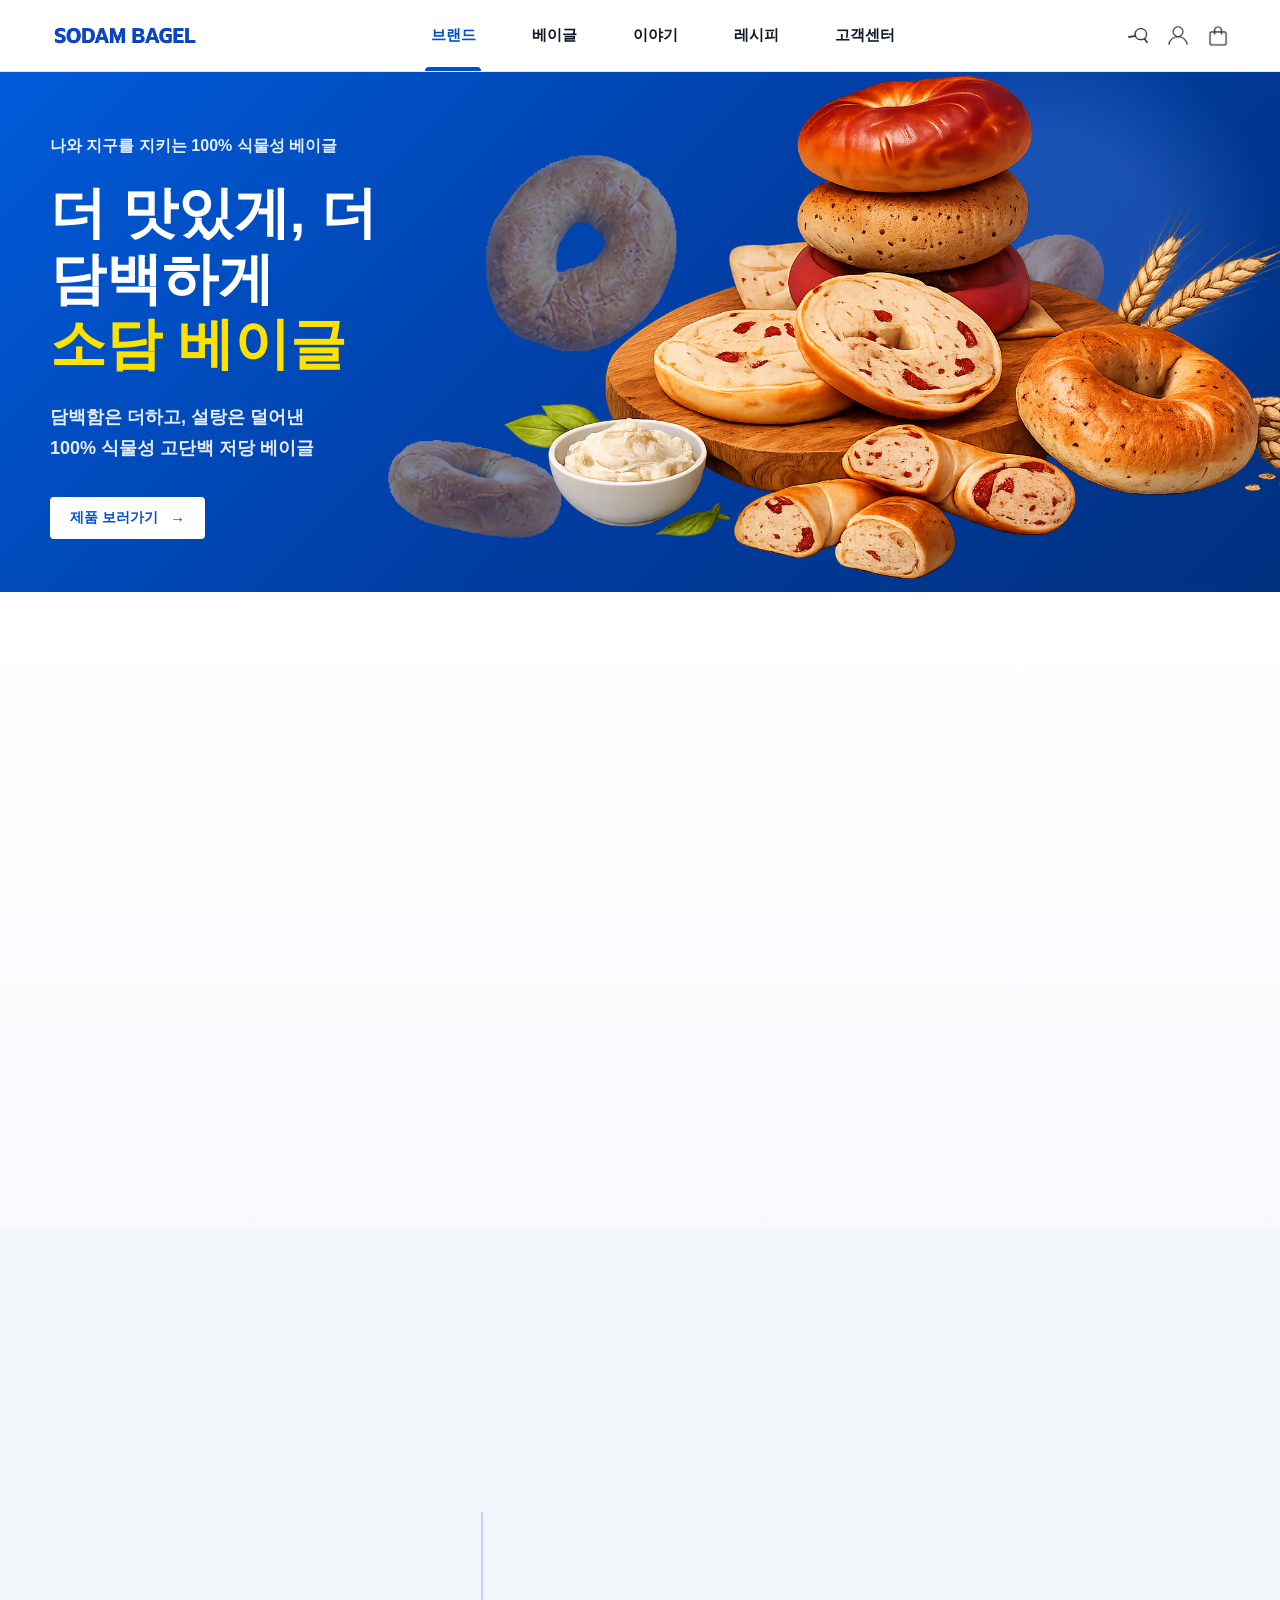
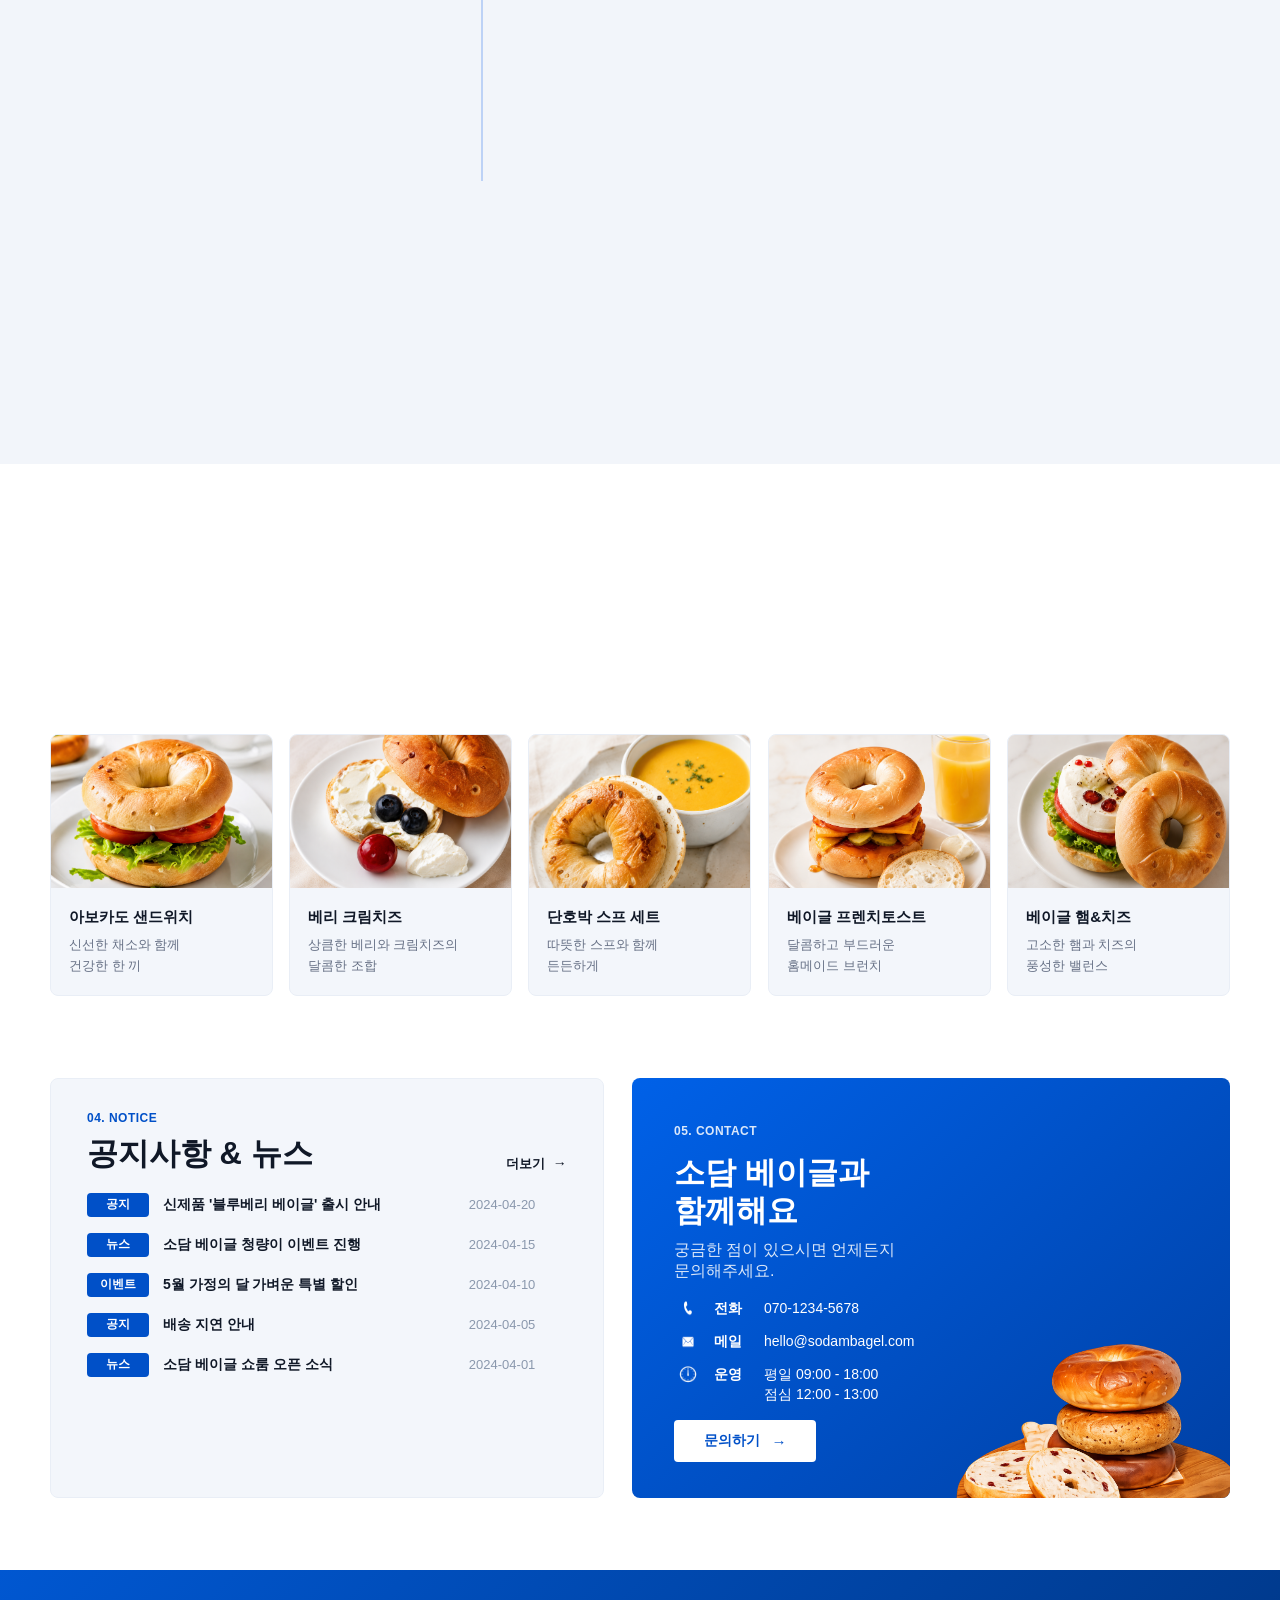
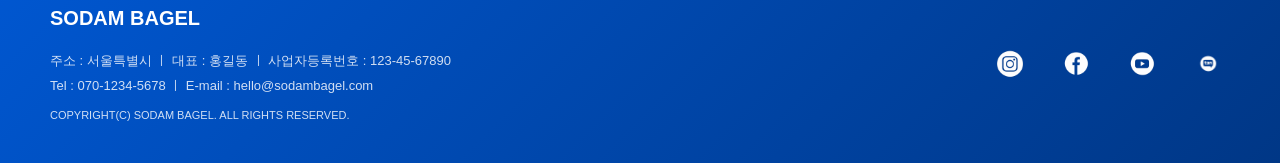
<file: index.html>
<!DOCTYPE html>
<html lang="ko">
  <head>
    <meta charset="UTF-8" />
    <meta name="viewport" content="width=device-width, initial-scale=1.0" />
    <title>Sodam Bagel</title>
    <link rel="stylesheet" href="./style.css" />
  </head>
  <body>
    <header class="site-header">
      <div class="inner header-inner">
        <a class="brand" href="./index.html" aria-label="Sodam Bagel home">
          <img src="./이미지/header_mainlogo_crop.png" alt="SODAM BAGEL" />
        </a>
        <nav class="main-nav" id="main-nav" aria-label="주요 메뉴">
          <a class="active" href="./brand.html">브랜드</a>
          <a href="./bagel.html">베이글</a>
          <a href="./story.html">이야기</a>
          <a href="./recipe.html">레시피</a>
          <a href="./customer.html">고객센터</a>
        </nav>
        <div class="header-actions">
          <button type="button" aria-label="검색" onclick="location.href='./search.html'">
            <img src="./이미지/header_search_icon_crop.png" alt="" />
          </button>
          <button type="button" aria-label="마이페이지" onclick="location.href='./login.html'">
            <img src="./이미지/header_human_icon_crop.png" alt="" />
          </button>
          <button type="button" aria-label="장바구니" onclick="location.href='./cart.html'">
            <img src="./이미지/header_sp_icon03_crop.png" alt="" />
          </button>
        </div>
        <button class="menu-toggle" type="button" aria-label="메뉴 열기" aria-controls="main-nav" aria-expanded="false">
          <span></span>
          <span></span>
          <span></span>
        </button>
      </div>
    </header>

    <main>
      <section class="hero">
        <div class="inner hero-inner">
          <div class="hero-copy">
            <p>나와 지구를 지키는 100% 식물성 베이글</p>
            <h1>더 맛있게, 더 담백하게<br /><span>소담 베이글</span></h1>
            <p class="hero-text">담백함은 더하고, 설탕은 덜어낸<br />100% 식물성 고단백 저당 베이글</p>
            <a class="btn white" href="#">제품 보러가기</a>
          </div>
          <img class="hero-deco" src="./이미지/hero_img2.png" alt="" aria-hidden="true" />
          <img class="hero-bagels" src="./이미지/hero_img13.png" alt="소담 베이글 대표 이미지" />
        </div>
      </section>

      <section class="section product-section">
        <div class="inner">
          <div class="section-heading">
            <div>
              <p class="eyebrow">01. PRODUCT</p>
              <h2>매일 먹어도<br /><span>부담 없는 베이글</span></h2>
              <p>소담 베이글은 건강한 재료로 만들어<br />든든하고 맛있게 즐길 수 있습니다.</p>
            </div>
            <a class="btn outline" href="#">전체 제품 보기</a>
          </div>

          <div class="product-grid">
            <article class="product-card featured">
              <span class="badge">BEST</span>
              <h3>소담 플레인 베이글</h3>
              <p>담백하고 고소한 기본에<br />충실한 클래식 베이글</p>
              <img src="./이미지/sec01_bagel01.png" alt="플레인 베이글" />
              <a href="#">자세히 보기</a>
            </article>
            <article class="product-card cranberry">
              <h3>크랜베리 베이글</h3>
              <p>상큼한 크랜베리가<br />가득한 베이글</p>
              <img src="./이미지/sec01_bagel02.png" alt="크랜베리 베이글" />
              <a href="#">자세히 보기</a>
            </article>
            <article class="product-card">
              <h3>통밀 베이글</h3>
              <p>고소한 통밀의 풍미가<br />살아있는 베이글</p>
              <img src="./이미지/sec01_bagel03.png" alt="통밀 베이글" />
              <a href="#">자세히 보기</a>
            </article>
            <article class="product-card">
              <h3>블루베리 베이글</h3>
              <p>달콤한 블루베리가<br />콕콕 박힌 베이글</p>
              <img src="./이미지/sec01_bagel04.png" alt="블루베리 베이글" />
              <a href="#">자세히 보기</a>
            </article>
            <article class="product-card">
              <h3>어니언 베이글</h3>
              <p>양파의 달콤함과<br />고소함의 조화</p>
              <img src="./이미지/sec01_bagel05.png" alt="어니언 베이글" />
              <a href="#">자세히 보기</a>
            </article>
          </div>
        </div>
      </section>

      <section class="section story-section">
        <div class="inner story-inner">
          <div class="story-copy">
            <p class="eyebrow">02. STORY</p>
            <h2>맛과 건강을 모두 담은<br /><span>소담 베이글 이야기</span></h2>
            <p>건강한 재료로 만든 소담 베이글은<br />우리의 일상에 작은 변화를 선사합니다.</p>
            <a class="btn outline" href="#">브랜드 스토리 보기</a>
          </div>
          <ol class="timeline">
            <li><strong>2024</strong><span>소담 베이글 브랜드 론칭</span></li>
            <li><strong>2023</strong><span>베이커리 연구소 설립</span></li>
            <li><strong>2022</strong><span>건강 베이글 레시피 개발</span></li>
            <li><strong>2021</strong><span>소담 베이커리 프로젝트 시작</span></li>
          </ol>
          <div class="story-image">
            <img src="./이미지/sec02_bagel01.png" alt="크림치즈를 곁들인 베이글" />
          </div>
        </div>
      </section>

      <section class="section recipe-section">
        <div class="inner">
          <div class="section-heading compact">
            <div>
              <p class="eyebrow">03. RECIPE</p>
              <h2>소담 베이글로<br /><span>더 맛있는 한 끼</span></h2>
              <p>다양한 레시피로 소담 베이글을<br />더 특별하게 즐겨보세요.</p>
            </div>
            <a class="btn outline" href="#">레시피 더 보기</a>
          </div>
          <div class="recipe-grid">
            <article>
              <img src="./이미지/sec03_01.png" alt="어니언 샌드위치" />
              <h3>아보카도 샌드위치</h3>
              <p>신선한 채소와 함께<br />건강한 한 끼</p>
            </article>
            <article>
              <img src="./이미지/sec03_02.png" alt="베리 크림치즈" />
              <h3>베리 크림치즈</h3>
              <p>상큼한 베리와 크림치즈의<br />달콤한 조합</p>
            </article>
            <article>
              <img src="./이미지/sec03_03.png" alt="단호박 스프 세트" />
              <h3>단호박 스프 세트</h3>
              <p>따뜻한 스프와 함께<br />든든하게</p>
            </article>
            <article>
              <img src="./이미지/sec03_04.png" alt="베이글 프렌치토스트" />
              <h3>베이글 프렌치토스트</h3>
              <p>달콤하고 부드러운<br />홈메이드 브런치</p>
            </article>
            <article>
              <img src="./이미지/sec03_05.png" alt="베이글 햄&amp;치즈" />
              <h3>베이글 햄&amp;치즈</h3>
              <p>고소한 햄과 치즈의<br />풍성한 밸런스</p>
            </article>
          </div>
        </div>
      </section>

      <section class="section news-contact">
        <div class="inner news-contact-inner">
          <section class="notice-block" aria-labelledby="notice-title">
            <div class="block-head">
              <div>
                <p class="eyebrow">04. NOTICE</p>
                <h2 id="notice-title">공지사항 &amp; 뉴스</h2>
              </div>
              <a href="#">더보기</a>
            </div>
            <ul class="notice-list">
              <li><span>공지</span><a href="#">신제품 '블루베리 베이글' 출시 안내</a><time>2024-04-20</time></li>
              <li><span>뉴스</span><a href="#">소담 베이글 청량이 이벤트 진행</a><time>2024-04-15</time></li>
              <li><span>이벤트</span><a href="#">5월 가정의 달 가벼운 특별 할인</a><time>2024-04-10</time></li>
              <li><span>공지</span><a href="#">배송 지연 안내</a><time>2024-04-05</time></li>
              <li><span>뉴스</span><a href="#">소담 베이글 쇼룸 오픈 소식</a><time>2024-04-01</time></li>
            </ul>
          </section>

          <section class="contact-card" aria-labelledby="contact-title">
            <div>
              <p class="eyebrow">05. CONTACT</p>
              <h2 id="contact-title">소담 베이글과 함께해요</h2>
              <p>궁금한 점이 있으시면 언제든지 문의해주세요.</p>
              <dl>
                <div><dt>전화</dt><dd>070-1234-5678</dd></div>
                <div><dt>메일</dt><dd>hello@sodambagel.com</dd></div>
                <div><dt>운영</dt><dd>평일 09:00 - 18:00<br />점심 12:00 - 13:00</dd></div>
              </dl>
              <div class="contact-actions">
                <a class="btn white" href="#">문의하기</a>
              </div>
            </div>
            <img src="./이미지/sec04_bage01.png" alt="소담 베이글 문의 이미지" />
          </section>
        </div>
      </section>
    </main>

    <footer class="site-footer">
      <div class="inner footer-inner">
        <div>
          <strong class="footer-logo">SODAM BAGEL</strong>
          <p>주소 : 서울특별시 ㅣ 대표 : 홍길동 ㅣ 사업자등록번호 : 123-45-67890</p>
          <p>Tel : 070-1234-5678 ㅣ E-mail : hello@sodambagel.com</p>
          <small>COPYRIGHT(C) SODAM BAGEL. ALL RIGHTS RESERVED.</small>
        </div>
        <div class="sns">
          <a href="#" aria-label="Instagram"><img src="./이미지/footer_icon1.png" alt="" /></a>
          <a href="#" aria-label="Facebook"><img src="./이미지/footer_icon2.png" alt="" /></a>
          <a href="#" aria-label="YouTube"><img src="./이미지/footer_icon3.png" alt="" /></a>
          <a href="#" aria-label="Blog"><img src="./이미지/footer_icon4.png" alt="" /></a>
        </div>
      </div>
    </footer>
    <script>
      const revealTargets = document.querySelectorAll(
        ".product-section .section-heading, .product-card, .story-copy, .timeline li, .story-image, .recipe-section .section-heading, .recipe-grid article, .notice-block, .contact-card, .site-footer"
      );

      revealTargets.forEach((target) => {
        target.classList.add("reveal");
      });

      if ("IntersectionObserver" in window) {
        let lastScrollY = window.scrollY;
        let scrollDirection = "down";

        window.addEventListener(
          "scroll",
          () => {
            const currentScrollY = window.scrollY;
            scrollDirection = currentScrollY > lastScrollY ? "down" : "up";
            lastScrollY = currentScrollY;
          },
          { passive: true }
        );

        const setRevealOrder = (items, isEntering) => {
          const ordered = [...items].sort((a, b) => {
            const aRect = a.getBoundingClientRect();
            const bRect = b.getBoundingClientRect();
            const rowDelta = Math.round(aRect.top / 24) - Math.round(bRect.top / 24);

            if (Math.abs(rowDelta) > 1) {
              return rowDelta;
            }

            return scrollDirection === "down" ? aRect.left - bRect.left : bRect.left - aRect.left;
          });

          ordered.forEach((target, index) => {
            target.style.setProperty("--reveal-delay", `${Math.min(index, 4) * 85}ms`);
            target.style.setProperty("--reveal-x", scrollDirection === "down" ? "-24px" : "24px");

            if (isEntering) {
              target.classList.add("is-visible");
            } else {
              target.classList.remove("is-visible");
            }
          });
        };

        const revealObserver = new IntersectionObserver(
          (entries) => {
            const entering = entries.filter((entry) => entry.isIntersecting).map((entry) => entry.target);
            const leaving = entries.filter((entry) => !entry.isIntersecting).map((entry) => entry.target);

            if (entering.length) {
              setRevealOrder(entering, true);
            }

            if (leaving.length) {
              setRevealOrder(leaving, false);
            }
          },
          { threshold: 0.18, rootMargin: "0px 0px -8% 0px" }
        );

        revealTargets.forEach((target) => revealObserver.observe(target));
      } else {
        revealTargets.forEach((target) => target.classList.add("is-visible"));
      }

      const menuToggle = document.querySelector(".menu-toggle");
      const mainNav = document.querySelector(".main-nav");

      if (menuToggle && mainNav) {
        menuToggle.addEventListener("click", () => {
          const isOpen = menuToggle.getAttribute("aria-expanded") === "true";

          document.body.classList.toggle("nav-open", !isOpen);
          menuToggle.setAttribute("aria-expanded", String(!isOpen));
          menuToggle.setAttribute("aria-label", isOpen ? "메뉴 열기" : "메뉴 닫기");
        });

        mainNav.querySelectorAll("a").forEach((link) => {
          link.addEventListener("click", () => {
            document.body.classList.remove("nav-open");
            menuToggle.setAttribute("aria-expanded", "false");
            menuToggle.setAttribute("aria-label", "메뉴 열기");
          });
        });
      }
    </script>
  </body>
</html>
</file>
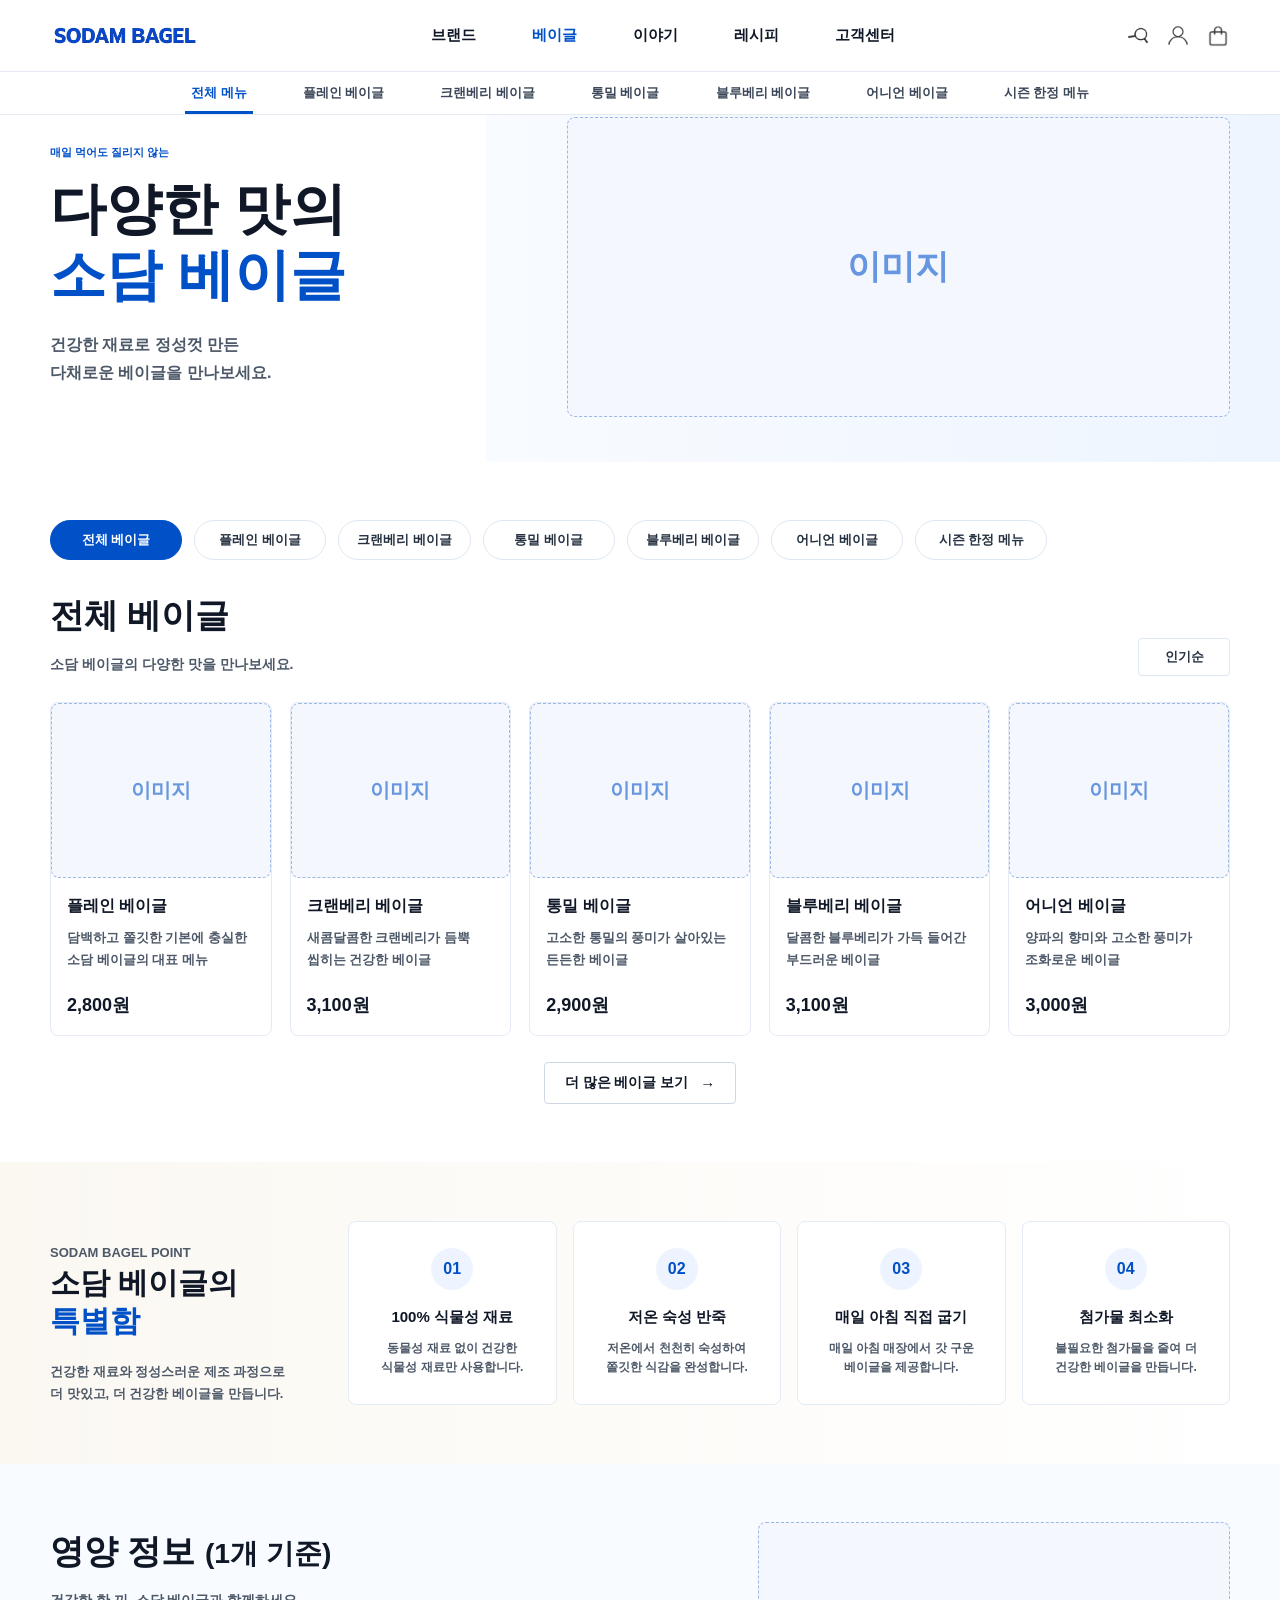
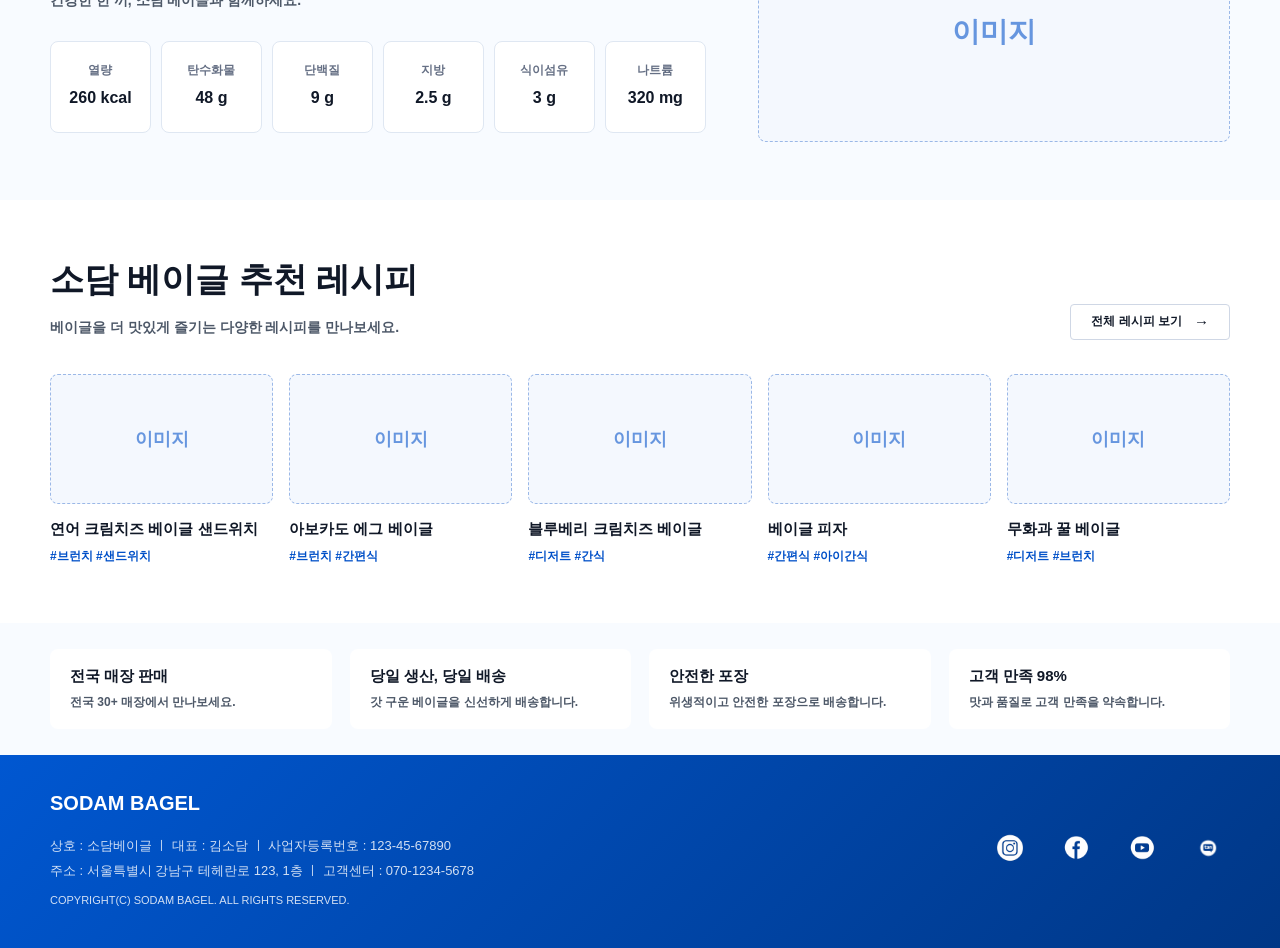
<file: bagel.html>
<!DOCTYPE html>
<html lang="ko">
  <head>
    <meta charset="UTF-8" />
    <meta name="viewport" content="width=device-width, initial-scale=1.0" />
    <title>베이글 | SODAM BAGEL</title>
    <link rel="stylesheet" href="./style.css" />
  </head>
  <body class="bagel-subpage">
    <header class="site-header">
      <div class="inner header-inner">
        <a class="brand" href="./index.html" aria-label="Sodam Bagel home">
          <img src="./이미지/header_mainlogo_crop.png" alt="SODAM BAGEL" />
        </a>
        <nav class="main-nav" id="main-nav" aria-label="주요 메뉴">
          <a href="./brand.html">브랜드</a>
          <a class="active" href="./bagel.html">베이글</a>
          <a href="./story.html">이야기</a>
          <a href="./recipe.html">레시피</a>
          <a href="./customer.html">고객센터</a>
        </nav>
        <div class="header-actions">
          <button type="button" aria-label="검색" onclick="location.href='./search.html'">
            <img src="./이미지/header_search_icon_crop.png" alt="" />
          </button>
          <button type="button" aria-label="마이페이지" onclick="location.href='./login.html'">
            <img src="./이미지/header_human_icon_crop.png" alt="" />
          </button>
          <button type="button" aria-label="장바구니" onclick="location.href='./cart.html'">
            <img src="./이미지/header_sp_icon03_crop.png" alt="" />
          </button>
        </div>
        <button class="menu-toggle" type="button" aria-label="메뉴 열기" aria-controls="main-nav" aria-expanded="false">
          <span></span>
          <span></span>
          <span></span>
        </button>
      </div>
      <nav class="sub-tabs bagel-tabs" aria-label="베이글 메뉴">
        <a class="active" href="#all">전체 메뉴</a>
        <a href="#plain">플레인 베이글</a>
        <a href="#cranberry">크랜베리 베이글</a>
        <a href="#wheat">통밀 베이글</a>
        <a href="#blueberry">블루베리 베이글</a>
        <a href="#onion">어니언 베이글</a>
        <a href="#season">시즌 한정 메뉴</a>
      </nav>
    </header>

    <main>
      <section class="bagel-hero">
        <div class="inner bagel-hero-inner">
          <div class="bagel-hero-copy">
            <p class="brand-label">매일 먹어도 질리지 않는</p>
            <h1>다양한 맛의<br /><span>소담 베이글</span></h1>
            <p>건강한 재료로 정성껏 만든<br />다채로운 베이글을 만나보세요.</p>
          </div>
          <div class="bagel-hero-image image-slot">이미지</div>
        </div>
      </section>

      <section class="bagel-products" id="all">
        <div class="inner">
          <div class="bagel-filter-tabs" aria-label="베이글 필터">
            <button class="active" type="button">전체 베이글</button>
            <button type="button">플레인 베이글</button>
            <button type="button">크랜베리 베이글</button>
            <button type="button">통밀 베이글</button>
            <button type="button">블루베리 베이글</button>
            <button type="button">어니언 베이글</button>
            <button type="button">시즌 한정 메뉴</button>
          </div>
          <div class="bagel-title-row">
            <div class="recipe-section-head">
              <h2>전체 베이글</h2>
              <p>소담 베이글의 다양한 맛을 만나보세요.</p>
            </div>
            <button class="sort-button" type="button">인기순</button>
          </div>
          <div class="bagel-product-grid">
            <article id="plain">
              <div class="bagel-product-image image-slot">이미지</div>
              <h3>플레인 베이글</h3>
              <p>담백하고 쫄깃한 기본에 충실한 소담 베이글의 대표 메뉴</p>
              <strong>2,800원</strong>
            </article>
            <article id="cranberry">
              <div class="bagel-product-image image-slot">이미지</div>
              <h3>크랜베리 베이글</h3>
              <p>새콤달콤한 크랜베리가 듬뿍 씹히는 건강한 베이글</p>
              <strong>3,100원</strong>
            </article>
            <article id="wheat">
              <div class="bagel-product-image image-slot">이미지</div>
              <h3>통밀 베이글</h3>
              <p>고소한 통밀의 풍미가 살아있는 든든한 베이글</p>
              <strong>2,900원</strong>
            </article>
            <article id="blueberry">
              <div class="bagel-product-image image-slot">이미지</div>
              <h3>블루베리 베이글</h3>
              <p>달콤한 블루베리가 가득 들어간 부드러운 베이글</p>
              <strong>3,100원</strong>
            </article>
            <article id="onion">
              <div class="bagel-product-image image-slot">이미지</div>
              <h3>어니언 베이글</h3>
              <p>양파의 향미와 고소한 풍미가 조화로운 베이글</p>
              <strong>3,000원</strong>
            </article>
          </div>
          <div class="bagel-more">
            <a class="btn outline" href="#">더 많은 베이글 보기</a>
          </div>
        </div>
      </section>

      <section class="bagel-point-section">
        <div class="inner bagel-point-layout">
          <div class="brand-side-copy">
            <p class="brand-label">SODAM BAGEL POINT</p>
            <h2>소담 베이글의<br /><span>특별함</span></h2>
            <p>건강한 재료와 정성스러운 제조 과정으로 더 맛있고, 더 건강한 베이글을 만듭니다.</p>
          </div>
          <div class="bagel-point-grid">
            <article><span>01</span><h3>100% 식물성 재료</h3><p>동물성 재료 없이 건강한 식물성 재료만 사용합니다.</p></article>
            <article><span>02</span><h3>저온 숙성 반죽</h3><p>저온에서 천천히 숙성하여 쫄깃한 식감을 완성합니다.</p></article>
            <article><span>03</span><h3>매일 아침 직접 굽기</h3><p>매일 아침 매장에서 갓 구운 베이글을 제공합니다.</p></article>
            <article><span>04</span><h3>첨가물 최소화</h3><p>불필요한 첨가물을 줄여 더 건강한 베이글을 만듭니다.</p></article>
          </div>
        </div>
      </section>

      <section class="nutrition-section">
        <div class="inner nutrition-layout">
          <div>
            <div class="recipe-section-head">
              <h2>영양 정보 <small>(1개 기준)</small></h2>
              <p>건강한 한 끼, 소담 베이글과 함께하세요.</p>
            </div>
            <div class="nutrition-grid">
              <article><span>열량</span><strong>260 kcal</strong></article>
              <article><span>탄수화물</span><strong>48 g</strong></article>
              <article><span>단백질</span><strong>9 g</strong></article>
              <article><span>지방</span><strong>2.5 g</strong></article>
              <article><span>식이섬유</span><strong>3 g</strong></article>
              <article><span>나트륨</span><strong>320 mg</strong></article>
            </div>
          </div>
          <div class="nutrition-image image-slot">이미지</div>
        </div>
      </section>

      <section class="bagel-recipe-section">
        <div class="inner">
          <div class="recipe-title-row">
            <div class="recipe-section-head">
              <h2>소담 베이글 추천 레시피</h2>
              <p>베이글을 더 맛있게 즐기는 다양한 레시피를 만나보세요.</p>
            </div>
            <a class="btn outline" href="./recipe.html">전체 레시피 보기</a>
          </div>
          <div class="bagel-recipe-grid">
            <article><div class="bagel-recipe-image image-slot">이미지</div><h3>연어 크림치즈 베이글 샌드위치</h3><p>#브런치 #샌드위치</p></article>
            <article><div class="bagel-recipe-image image-slot">이미지</div><h3>아보카도 에그 베이글</h3><p>#브런치 #간편식</p></article>
            <article><div class="bagel-recipe-image image-slot">이미지</div><h3>블루베리 크림치즈 베이글</h3><p>#디저트 #간식</p></article>
            <article><div class="bagel-recipe-image image-slot">이미지</div><h3>베이글 피자</h3><p>#간편식 #아이간식</p></article>
            <article><div class="bagel-recipe-image image-slot">이미지</div><h3>무화과 꿀 베이글</h3><p>#디저트 #브런치</p></article>
          </div>
        </div>
      </section>

      <section class="bagel-service-strip">
        <div class="inner bagel-service-grid">
          <article><strong>전국 매장 판매</strong><span>전국 30+ 매장에서 만나보세요.</span></article>
          <article><strong>당일 생산, 당일 배송</strong><span>갓 구운 베이글을 신선하게 배송합니다.</span></article>
          <article><strong>안전한 포장</strong><span>위생적이고 안전한 포장으로 배송합니다.</span></article>
          <article><strong>고객 만족 98%</strong><span>맛과 품질로 고객 만족을 약속합니다.</span></article>
        </div>
      </section>
    </main>

    <footer class="site-footer">
      <div class="inner footer-inner">
        <div>
          <strong class="footer-logo">SODAM BAGEL</strong>
          <p>상호 : 소담베이글 ㅣ 대표 : 김소담 ㅣ 사업자등록번호 : 123-45-67890</p>
          <p>주소 : 서울특별시 강남구 테헤란로 123, 1층 ㅣ 고객센터 : 070-1234-5678</p>
          <small>COPYRIGHT(C) SODAM BAGEL. ALL RIGHTS RESERVED.</small>
        </div>
        <div class="sns">
          <a href="#" aria-label="Instagram"><img src="./이미지/footer_icon1.png" alt="" /></a>
          <a href="#" aria-label="Facebook"><img src="./이미지/footer_icon2.png" alt="" /></a>
          <a href="#" aria-label="YouTube"><img src="./이미지/footer_icon3.png" alt="" /></a>
          <a href="#" aria-label="Blog"><img src="./이미지/footer_icon4.png" alt="" /></a>
        </div>
      </div>
    </footer>
    <script>
      const menuToggle = document.querySelector(".menu-toggle");
      const mainNav = document.querySelector(".main-nav");

      if (menuToggle && mainNav) {
        menuToggle.addEventListener("click", () => {
          const isOpen = menuToggle.getAttribute("aria-expanded") === "true";

          document.body.classList.toggle("nav-open", !isOpen);
          menuToggle.setAttribute("aria-expanded", String(!isOpen));
          menuToggle.setAttribute("aria-label", isOpen ? "메뉴 열기" : "메뉴 닫기");
        });

        mainNav.querySelectorAll("a").forEach((link) => {
          link.addEventListener("click", () => {
            document.body.classList.remove("nav-open");
            menuToggle.setAttribute("aria-expanded", "false");
            menuToggle.setAttribute("aria-label", "메뉴 열기");
          });
        });
      }
    </script>
  </body>
</html>
</file>
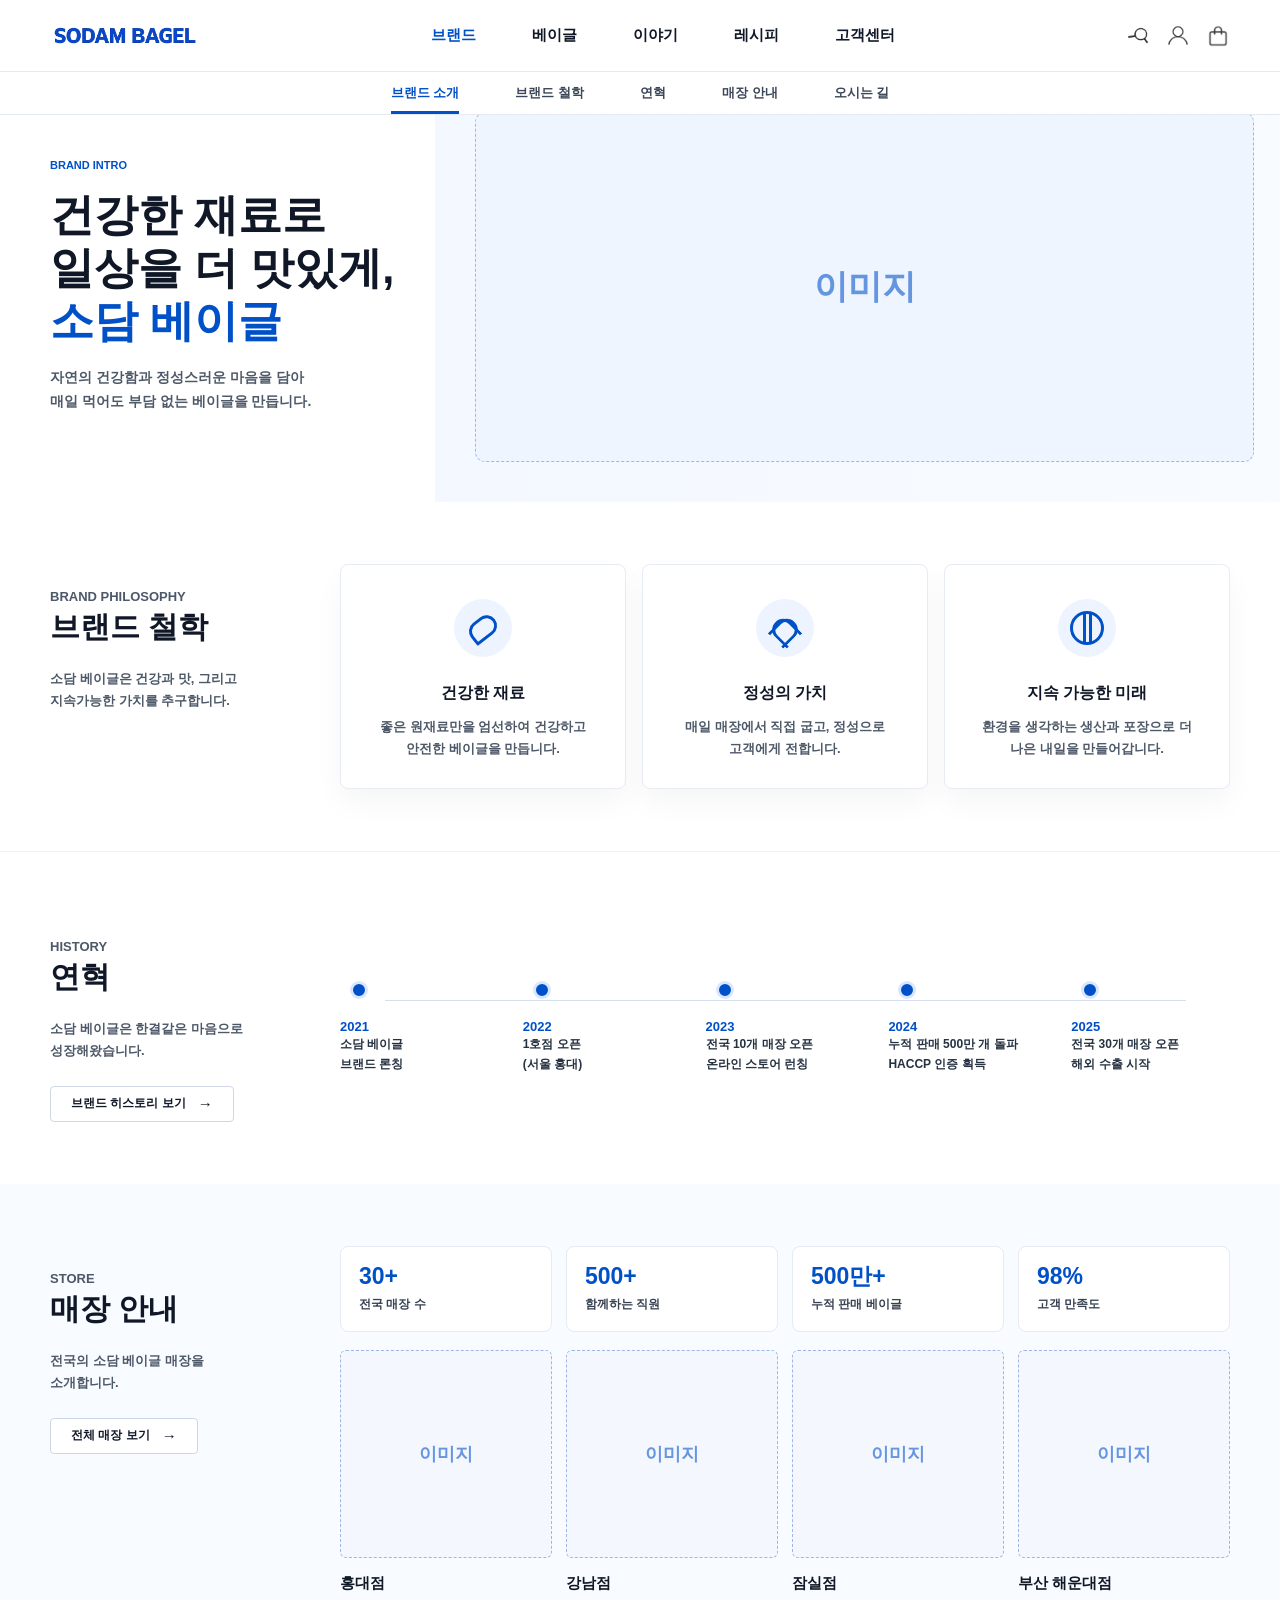
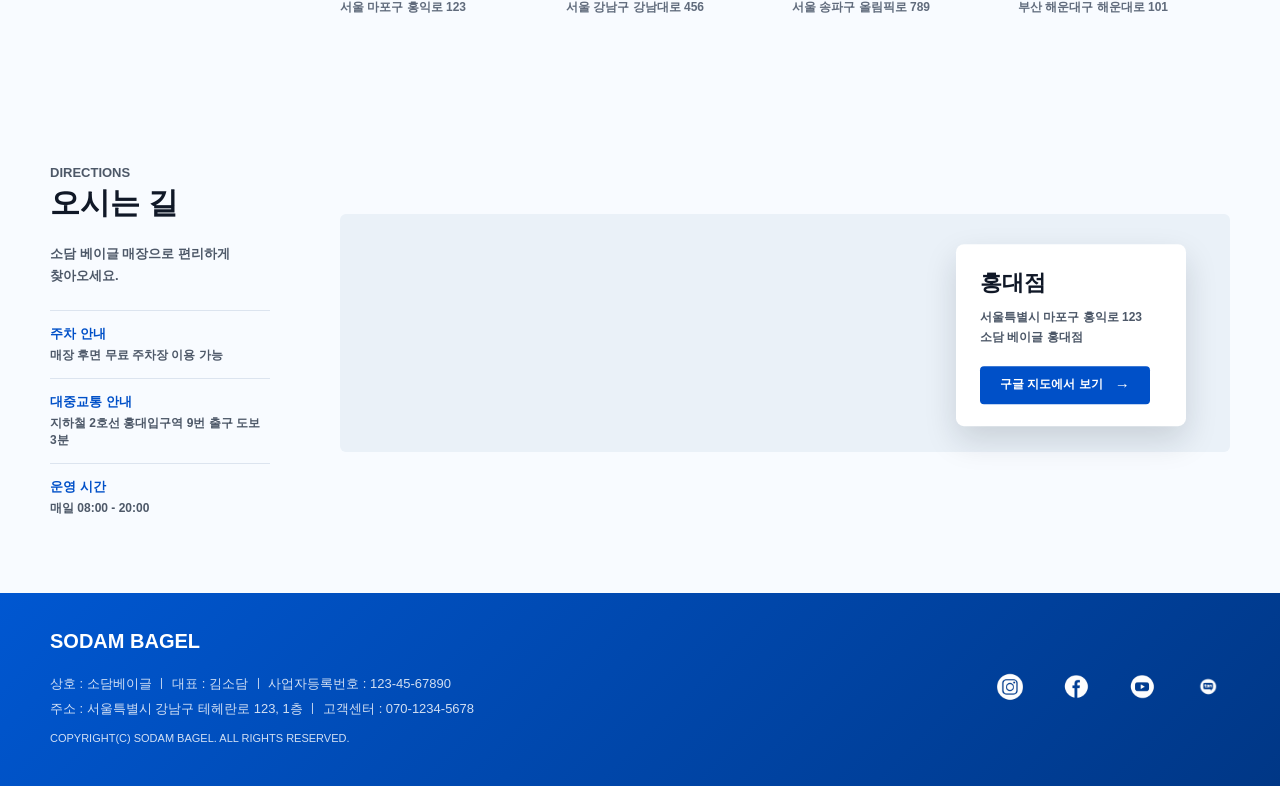
<file: brand.html>
<!DOCTYPE html>
<html lang="ko">
  <head>
    <meta charset="UTF-8" />
    <meta name="viewport" content="width=device-width, initial-scale=1.0" />
    <title>브랜드 | SODAM BAGEL</title>
    <link rel="stylesheet" href="./style.css" />
  </head>
  <body class="brand-subpage">
    <header class="site-header">
      <div class="inner header-inner">
        <a class="brand" href="./index.html" aria-label="Sodam Bagel home">
          <img src="./이미지/header_mainlogo_crop.png" alt="SODAM BAGEL" />
        </a>
        <nav class="main-nav" id="main-nav" aria-label="주요 메뉴">
          <a class="active" href="./brand.html">브랜드</a>
          <a href="./bagel.html">베이글</a>
          <a href="./story.html">이야기</a>
          <a href="./recipe.html">레시피</a>
          <a href="./customer.html">고객센터</a>
        </nav>
        <div class="header-actions">
          <button type="button" aria-label="검색" onclick="location.href='./search.html'">
            <img src="./이미지/header_search_icon_crop.png" alt="" />
          </button>
          <button type="button" aria-label="마이페이지" onclick="location.href='./login.html'">
            <img src="./이미지/header_human_icon_crop.png" alt="" />
          </button>
          <button type="button" aria-label="장바구니" onclick="location.href='./cart.html'">
            <img src="./이미지/header_sp_icon03_crop.png" alt="" />
          </button>
        </div>
        <button class="menu-toggle" type="button" aria-label="메뉴 열기" aria-controls="main-nav" aria-expanded="false">
          <span></span>
          <span></span>
          <span></span>
        </button>
      </div>
      <nav class="brand-tabs" aria-label="브랜드 메뉴">
        <a class="active" href="#intro">브랜드 소개</a>
        <a href="#philosophy">브랜드 철학</a>
        <a href="#history">연혁</a>
        <a href="#store">매장 안내</a>
        <a href="#directions">오시는 길</a>
      </nav>
    </header>

    <main>
      <section class="brand-intro" id="intro">
        <div class="inner brand-intro-inner">
          <div class="brand-page-copy">
            <p class="brand-label">BRAND INTRO</p>
            <h1>건강한 재료로<br />일상을 더 맛있게,<br /><span>소담 베이글</span></h1>
            <p>자연의 건강함과 정성스러운 마음을 담아<br />매일 먹어도 부담 없는 베이글을 만듭니다.</p>
          </div>
          <div class="brand-visual-panel" aria-label="히어로 이미지 영역">이미지</div>
        </div>
      </section>

      <section class="brand-section philosophy-section" id="philosophy">
        <div class="inner brand-two-column">
          <div class="brand-side-copy">
            <p class="brand-label">BRAND PHILOSOPHY</p>
            <h2>브랜드 철학</h2>
            <p>소담 베이글은 건강과 맛, 그리고 지속가능한 가치를 추구합니다.</p>
          </div>
          <div class="philosophy-grid">
            <article>
              <span class="brand-circle-icon leaf-icon"></span>
              <h3>건강한 재료</h3>
              <p>좋은 원재료만을 엄선하여 건강하고 안전한 베이글을 만듭니다.</p>
            </article>
            <article>
              <span class="brand-circle-icon heart-icon"></span>
              <h3>정성의 가치</h3>
              <p>매일 매장에서 직접 굽고, 정성으로 고객에게 전합니다.</p>
            </article>
            <article>
              <span class="brand-circle-icon globe-icon"></span>
              <h3>지속 가능한 미래</h3>
              <p>환경을 생각하는 생산과 포장으로 더 나은 내일을 만들어갑니다.</p>
            </article>
          </div>
        </div>
      </section>

      <section class="brand-section history-section" id="history">
        <div class="inner brand-two-column history-layout">
          <div class="brand-side-copy">
            <p class="brand-label">HISTORY</p>
            <h2>연혁</h2>
            <p>소담 베이글은 한결같은 마음으로 성장해왔습니다.</p>
            <a class="btn outline" href="#">브랜드 히스토리 보기</a>
          </div>
          <ol class="history-line">
            <li><strong>2021</strong><span>소담 베이글<br />브랜드 론칭</span></li>
            <li><strong>2022</strong><span>1호점 오픈<br />(서울 홍대)</span></li>
            <li><strong>2023</strong><span>전국 10개 매장 오픈<br />온라인 스토어 런칭</span></li>
            <li><strong>2024</strong><span>누적 판매 500만 개 돌파<br />HACCP 인증 획득</span></li>
            <li><strong>2025</strong><span>전국 30개 매장 오픈<br />해외 수출 시작</span></li>
          </ol>
        </div>
      </section>

      <section class="brand-section store-section" id="store">
        <div class="inner brand-two-column store-layout">
          <div class="brand-side-copy">
            <p class="brand-label">STORE</p>
            <h2>매장 안내</h2>
            <p>전국의 소담 베이글 매장을 소개합니다.</p>
            <a class="btn outline" href="#">전체 매장 보기</a>
          </div>
          <div class="store-content">
            <div class="store-stats">
              <article><strong>30+</strong><span>전국 매장 수</span></article>
              <article><strong>500+</strong><span>함께하는 직원</span></article>
              <article><strong>500만+</strong><span>누적 판매 베이글</span></article>
              <article><strong>98%</strong><span>고객 만족도</span></article>
            </div>
            <div class="store-grid">
              <article>
                <div class="store-image-placeholder" aria-label="매장 이미지 영역">이미지</div>
                <h3>홍대점</h3>
                <p>서울 마포구 홍익로 123</p>
              </article>
              <article>
                <div class="store-image-placeholder" aria-label="매장 이미지 영역">이미지</div>
                <h3>강남점</h3>
                <p>서울 강남구 강남대로 456</p>
              </article>
              <article>
                <div class="store-image-placeholder" aria-label="매장 이미지 영역">이미지</div>
                <h3>잠실점</h3>
                <p>서울 송파구 올림픽로 789</p>
              </article>
              <article>
                <div class="store-image-placeholder" aria-label="매장 이미지 영역">이미지</div>
                <h3>부산 해운대점</h3>
                <p>부산 해운대구 해운대로 101</p>
              </article>
            </div>
          </div>
        </div>
      </section>

      <section class="brand-section directions-section" id="directions">
        <div class="inner brand-two-column directions-layout">
          <div class="brand-side-copy">
            <p class="brand-label">DIRECTIONS</p>
            <h2>오시는 길</h2>
            <p>소담 베이글 매장으로 편리하게 찾아오세요.</p>
            <ul class="direction-list">
              <li><strong>주차 안내</strong><span>매장 후면 무료 주차장 이용 가능</span></li>
              <li><strong>대중교통 안내</strong><span>지하철 2호선 홍대입구역 9번 출구 도보 3분</span></li>
              <li><strong>운영 시간</strong><span>매일 08:00 - 20:00</span></li>
            </ul>
          </div>
          <div class="map-panel">
            <iframe
              class="google-map"
              src="https://www.google.com/maps/embed?pb=!1m18!1m12!1m3!1d3163.0361840189075!2d126.91737647640537!3d37.554211274833776!2m3!1f0!2f0!3f0!3m2!1i1024!2i768!4f13.1!3m3!1m2!1s0x357c99633485d417%3A0xff159ec99a541569!2z67KE6rGw66asIO2ZjeuMgOyngeyYgeygkA!5e0!3m2!1sko!2skr!4v1780543362972!5m2!1sko!2skr"
              title="소담 베이글 홍대점 위치 지도"
              allowfullscreen
              loading="lazy"
              referrerpolicy="no-referrer-when-downgrade"
            ></iframe>
            <div class="map-card">
              <h3>홍대점</h3>
              <p>서울특별시 마포구 홍익로 123<br />소담 베이글 홍대점</p>
              <a class="btn white" href="https://www.google.com/maps/search/?api=1&query=%EC%84%9C%EC%9A%B8%ED%8A%B9%EB%B3%84%EC%8B%9C%20%EB%A7%88%ED%8F%AC%EA%B5%AC%20%ED%99%8D%EC%9D%B5%EB%A1%9C%20123">구글 지도에서 보기</a>
            </div>
          </div>
        </div>
      </section>
    </main>

    <footer class="site-footer">
      <div class="inner footer-inner">
        <div>
          <strong class="footer-logo">SODAM BAGEL</strong>
          <p>상호 : 소담베이글 ㅣ 대표 : 김소담 ㅣ 사업자등록번호 : 123-45-67890</p>
          <p>주소 : 서울특별시 강남구 테헤란로 123, 1층 ㅣ 고객센터 : 070-1234-5678</p>
          <small>COPYRIGHT(C) SODAM BAGEL. ALL RIGHTS RESERVED.</small>
        </div>
        <div class="sns">
          <a href="#" aria-label="Instagram"><img src="./이미지/footer_icon1.png" alt="" /></a>
          <a href="#" aria-label="Facebook"><img src="./이미지/footer_icon2.png" alt="" /></a>
          <a href="#" aria-label="YouTube"><img src="./이미지/footer_icon3.png" alt="" /></a>
          <a href="#" aria-label="Blog"><img src="./이미지/footer_icon4.png" alt="" /></a>
        </div>
      </div>
    </footer>
    <script>
      const menuToggle = document.querySelector(".menu-toggle");
      const mainNav = document.querySelector(".main-nav");

      if (menuToggle && mainNav) {
        menuToggle.addEventListener("click", () => {
          const isOpen = menuToggle.getAttribute("aria-expanded") === "true";

          document.body.classList.toggle("nav-open", !isOpen);
          menuToggle.setAttribute("aria-expanded", String(!isOpen));
          menuToggle.setAttribute("aria-label", isOpen ? "메뉴 열기" : "메뉴 닫기");
        });

        mainNav.querySelectorAll("a").forEach((link) => {
          link.addEventListener("click", () => {
            document.body.classList.remove("nav-open");
            menuToggle.setAttribute("aria-expanded", "false");
            menuToggle.setAttribute("aria-label", "메뉴 열기");
          });
        });
      }
    </script>
  </body>
</html>
</file>
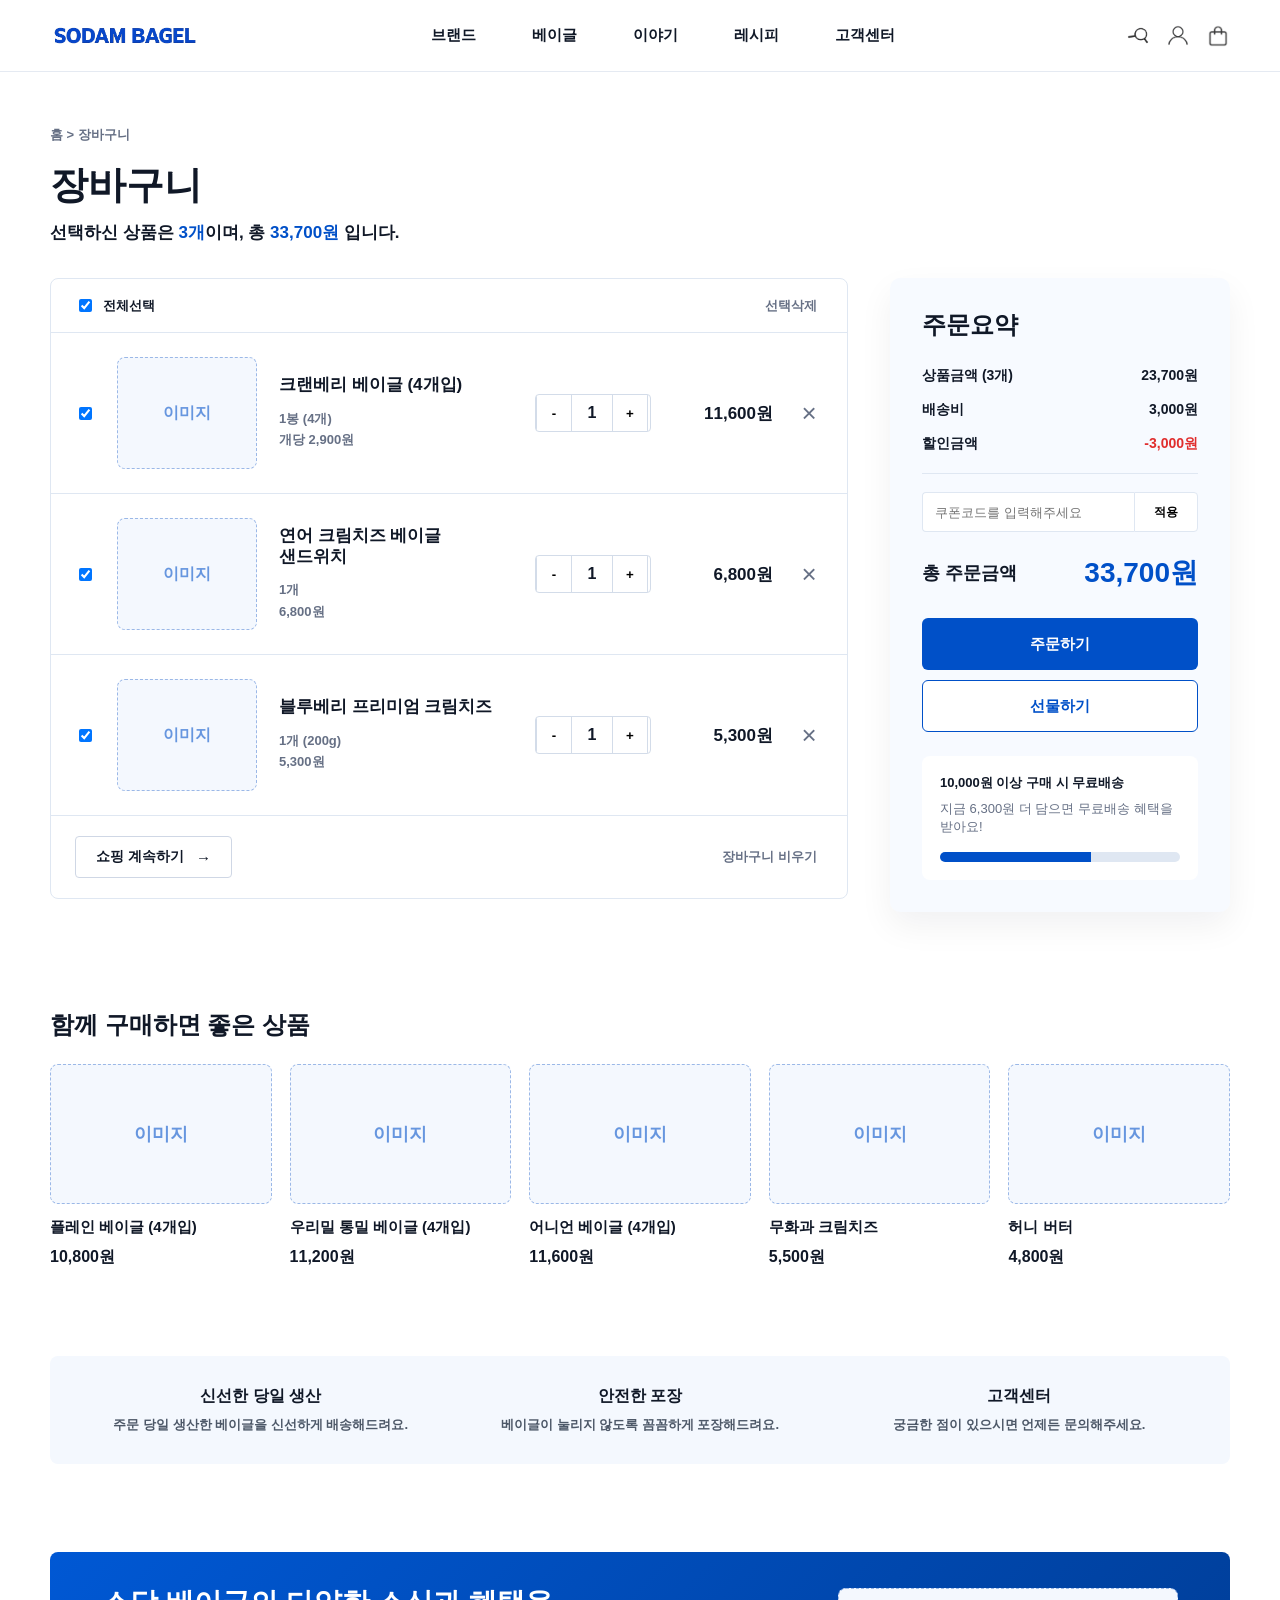
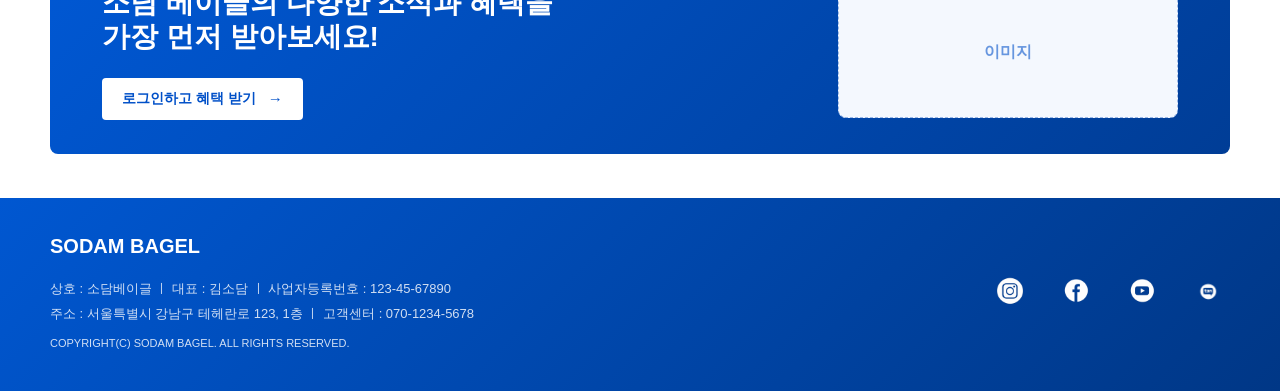
<file: cart.html>
<!DOCTYPE html>
<html lang="ko">
  <head>
    <meta charset="UTF-8" />
    <meta name="viewport" content="width=device-width, initial-scale=1.0" />
    <title>장바구니 | SODAM BAGEL</title>
    <link rel="stylesheet" href="./style.css" />
  </head>
  <body class="cart-page">
    <header class="site-header">
      <div class="inner header-inner">
        <a class="brand" href="./index.html" aria-label="Sodam Bagel home">
          <img src="./이미지/header_mainlogo_crop.png" alt="SODAM BAGEL" />
        </a>
        <nav class="main-nav" id="main-nav" aria-label="주요 메뉴">
          <a href="./brand.html">브랜드</a>
          <a href="./bagel.html">베이글</a>
          <a href="./story.html">이야기</a>
          <a href="./recipe.html">레시피</a>
          <a href="./customer.html">고객센터</a>
        </nav>
        <div class="header-actions">
          <button type="button" aria-label="검색" onclick="location.href='./search.html'">
            <img src="./이미지/header_search_icon_crop.png" alt="" />
          </button>
          <button type="button" aria-label="마이페이지" onclick="location.href='./login.html'">
            <img src="./이미지/header_human_icon_crop.png" alt="" />
          </button>
          <button type="button" aria-label="장바구니" onclick="location.href='./cart.html'">
            <img src="./이미지/header_sp_icon03_crop.png" alt="" />
          </button>
        </div>
        <button class="menu-toggle" type="button" aria-label="메뉴 열기" aria-controls="main-nav" aria-expanded="false">
          <span></span>
          <span></span>
          <span></span>
        </button>
      </div>
    </header>

    <main>
      <section class="cart-section">
        <div class="inner">
          <p class="cart-breadcrumb">홈 &gt; 장바구니</p>
          <h1>장바구니</h1>
          <p class="cart-summary-text">선택하신 상품은 <strong>3개</strong>이며, 총 <strong>33,700원</strong> 입니다.</p>
          <div class="cart-layout">
            <section class="cart-list" aria-label="장바구니 상품">
              <div class="cart-list-head">
                <label><input type="checkbox" checked />전체선택</label>
                <button type="button">선택삭제</button>
              </div>
              <article class="cart-item">
                <input type="checkbox" checked aria-label="크랜베리 베이글 선택" />
                <div class="cart-item-image image-slot">이미지</div>
                <div class="cart-item-info">
                  <h2>크랜베리 베이글 (4개입)</h2>
                  <p>1봉 (4개)<br />개당 2,900원</p>
                </div>
                <div class="qty-control"><button>-</button><span>1</span><button>+</button></div>
                <strong>11,600원</strong>
                <button class="cart-remove" type="button">×</button>
              </article>
              <article class="cart-item">
                <input type="checkbox" checked aria-label="연어 크림치즈 베이글 샌드위치 선택" />
                <div class="cart-item-image image-slot">이미지</div>
                <div class="cart-item-info">
                  <h2>연어 크림치즈 베이글 샌드위치</h2>
                  <p>1개<br />6,800원</p>
                </div>
                <div class="qty-control"><button>-</button><span>1</span><button>+</button></div>
                <strong>6,800원</strong>
                <button class="cart-remove" type="button">×</button>
              </article>
              <article class="cart-item">
                <input type="checkbox" checked aria-label="블루베리 프리미엄 크림치즈 선택" />
                <div class="cart-item-image image-slot">이미지</div>
                <div class="cart-item-info">
                  <h2>블루베리 프리미엄 크림치즈</h2>
                  <p>1개 (200g)<br />5,300원</p>
                </div>
                <div class="qty-control"><button>-</button><span>1</span><button>+</button></div>
                <strong>5,300원</strong>
                <button class="cart-remove" type="button">×</button>
              </article>
              <div class="cart-actions-row">
                <a class="btn outline" href="./bagel.html">쇼핑 계속하기</a>
                <button type="button">장바구니 비우기</button>
              </div>
            </section>

            <aside class="order-summary-card">
              <h2>주문요약</h2>
              <dl>
                <div><dt>상품금액 (3개)</dt><dd>23,700원</dd></div>
                <div><dt>배송비</dt><dd>3,000원</dd></div>
                <div><dt>할인금액</dt><dd class="discount">-3,000원</dd></div>
              </dl>
              <label class="coupon-input"><input type="text" placeholder="쿠폰코드를 입력해주세요" /><button>적용</button></label>
              <div class="total-price"><span>총 주문금액</span><strong>33,700원</strong></div>
              <button class="order-button" type="button">주문하기</button>
              <button class="gift-button" type="button">선물하기</button>
              <div class="delivery-progress">
                <strong>10,000원 이상 구매 시 무료배송</strong>
                <p>지금 6,300원 더 담으면 무료배송 혜택을 받아요!</p>
                <span></span>
              </div>
            </aside>
          </div>
        </div>
      </section>

      <section class="cart-recommend-section">
        <div class="inner">
          <h2>함께 구매하면 좋은 상품</h2>
          <div class="cart-recommend-grid">
            <article><div class="cart-recommend-image image-slot">이미지</div><h3>플레인 베이글 (4개입)</h3><strong>10,800원</strong></article>
            <article><div class="cart-recommend-image image-slot">이미지</div><h3>우리밀 통밀 베이글 (4개입)</h3><strong>11,200원</strong></article>
            <article><div class="cart-recommend-image image-slot">이미지</div><h3>어니언 베이글 (4개입)</h3><strong>11,600원</strong></article>
            <article><div class="cart-recommend-image image-slot">이미지</div><h3>무화과 크림치즈</h3><strong>5,500원</strong></article>
            <article><div class="cart-recommend-image image-slot">이미지</div><h3>허니 버터</h3><strong>4,800원</strong></article>
          </div>
        </div>
      </section>

      <section class="cart-service-section">
        <div class="inner cart-service-grid">
          <article><strong>신선한 당일 생산</strong><span>주문 당일 생산한 베이글을 신선하게 배송해드려요.</span></article>
          <article><strong>안전한 포장</strong><span>베이글이 눌리지 않도록 꼼꼼하게 포장해드려요.</span></article>
          <article><strong>고객센터</strong><span>궁금한 점이 있으시면 언제든 문의해주세요.</span></article>
        </div>
      </section>

      <section class="cart-login-banner">
        <div class="inner cart-login-inner">
          <div>
            <h2>소담 베이글의 다양한 소식과 혜택을<br />가장 먼저 받아보세요!</h2>
            <a class="btn white" href="./login.html">로그인하고 혜택 받기</a>
          </div>
          <div class="cart-banner-image image-slot">이미지</div>
        </div>
      </section>
    </main>

    <footer class="site-footer">
      <div class="inner footer-inner">
        <div>
          <strong class="footer-logo">SODAM BAGEL</strong>
          <p>상호 : 소담베이글 ㅣ 대표 : 김소담 ㅣ 사업자등록번호 : 123-45-67890</p>
          <p>주소 : 서울특별시 강남구 테헤란로 123, 1층 ㅣ 고객센터 : 070-1234-5678</p>
          <small>COPYRIGHT(C) SODAM BAGEL. ALL RIGHTS RESERVED.</small>
        </div>
        <div class="sns">
          <a href="#" aria-label="Instagram"><img src="./이미지/footer_icon1.png" alt="" /></a>
          <a href="#" aria-label="Facebook"><img src="./이미지/footer_icon2.png" alt="" /></a>
          <a href="#" aria-label="YouTube"><img src="./이미지/footer_icon3.png" alt="" /></a>
          <a href="#" aria-label="Blog"><img src="./이미지/footer_icon4.png" alt="" /></a>
        </div>
      </div>
    </footer>
    <script>
      const menuToggle = document.querySelector(".menu-toggle");
      const mainNav = document.querySelector(".main-nav");

      if (menuToggle && mainNav) {
        menuToggle.addEventListener("click", () => {
          const isOpen = menuToggle.getAttribute("aria-expanded") === "true";

          document.body.classList.toggle("nav-open", !isOpen);
          menuToggle.setAttribute("aria-expanded", String(!isOpen));
          menuToggle.setAttribute("aria-label", isOpen ? "메뉴 열기" : "메뉴 닫기");
        });

        mainNav.querySelectorAll("a").forEach((link) => {
          link.addEventListener("click", () => {
            document.body.classList.remove("nav-open");
            menuToggle.setAttribute("aria-expanded", "false");
            menuToggle.setAttribute("aria-label", "메뉴 열기");
          });
        });
      }
    </script>
  </body>
</html>
</file>
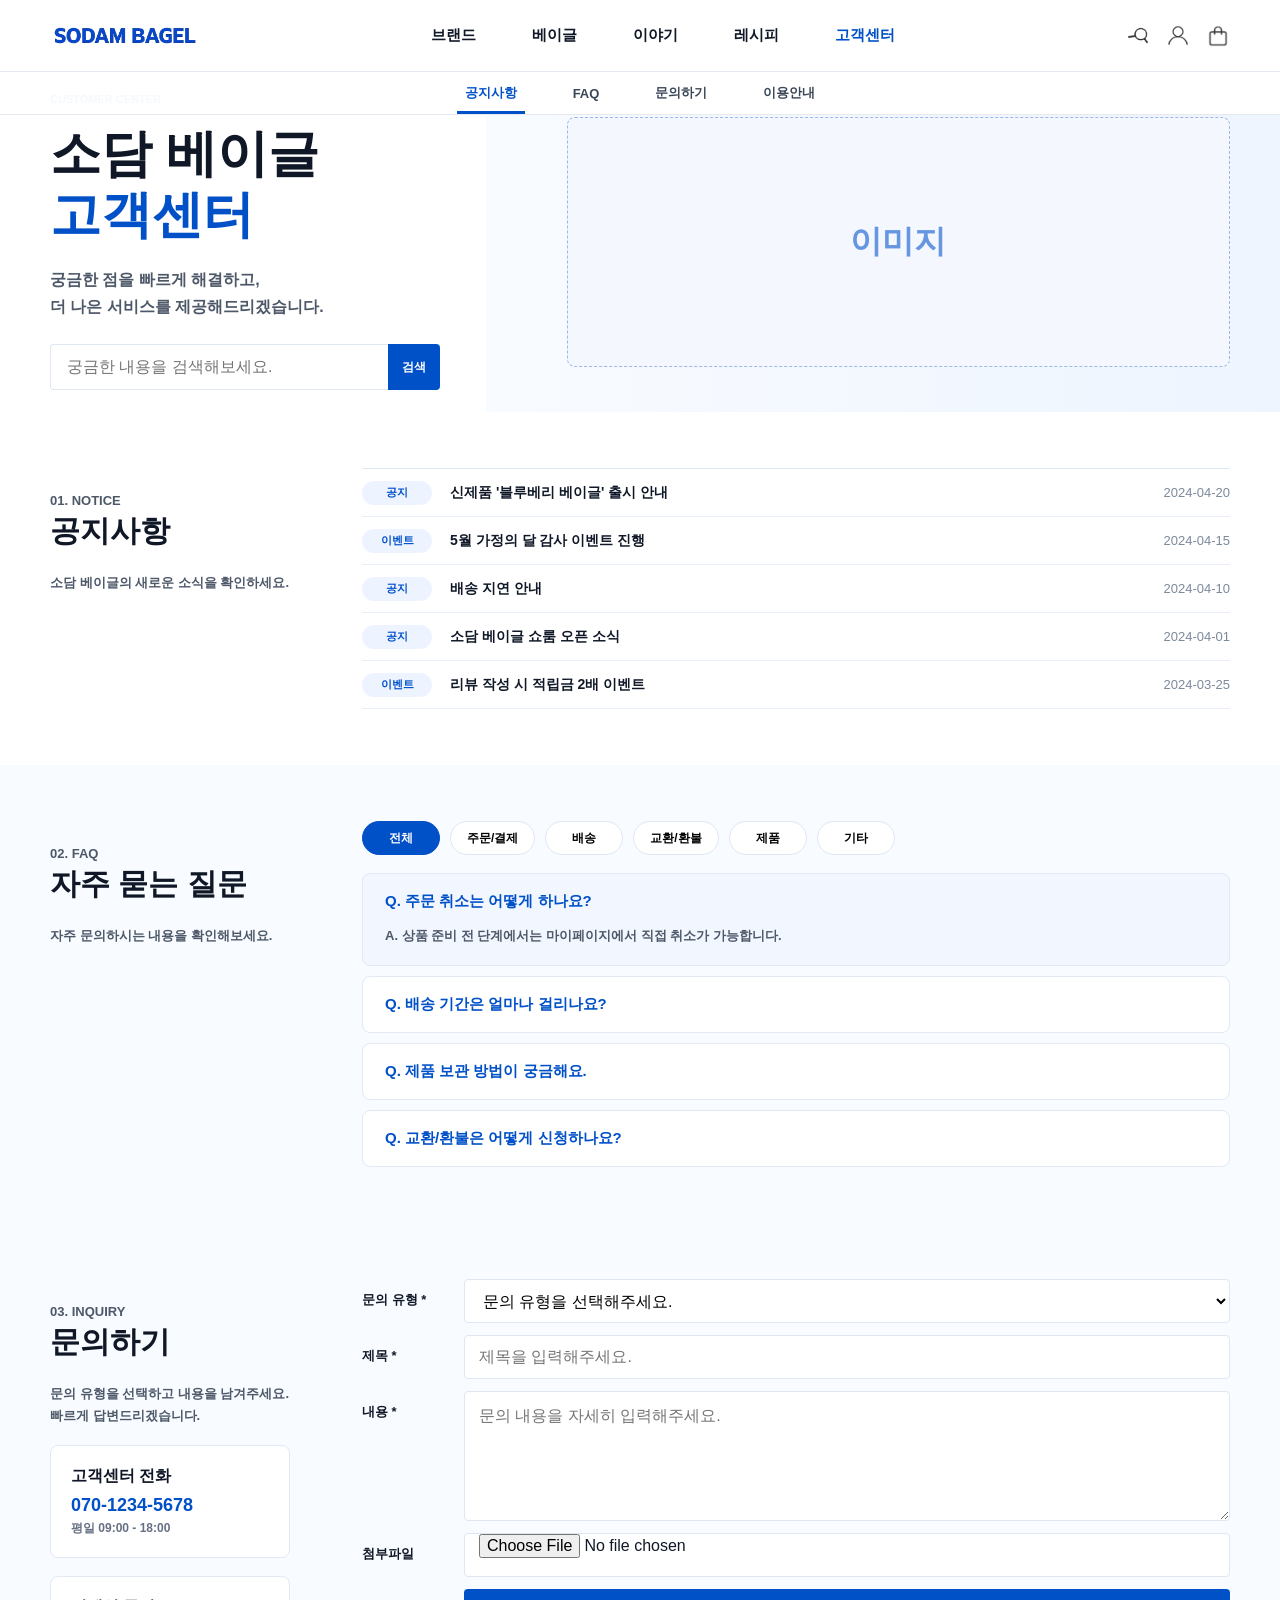
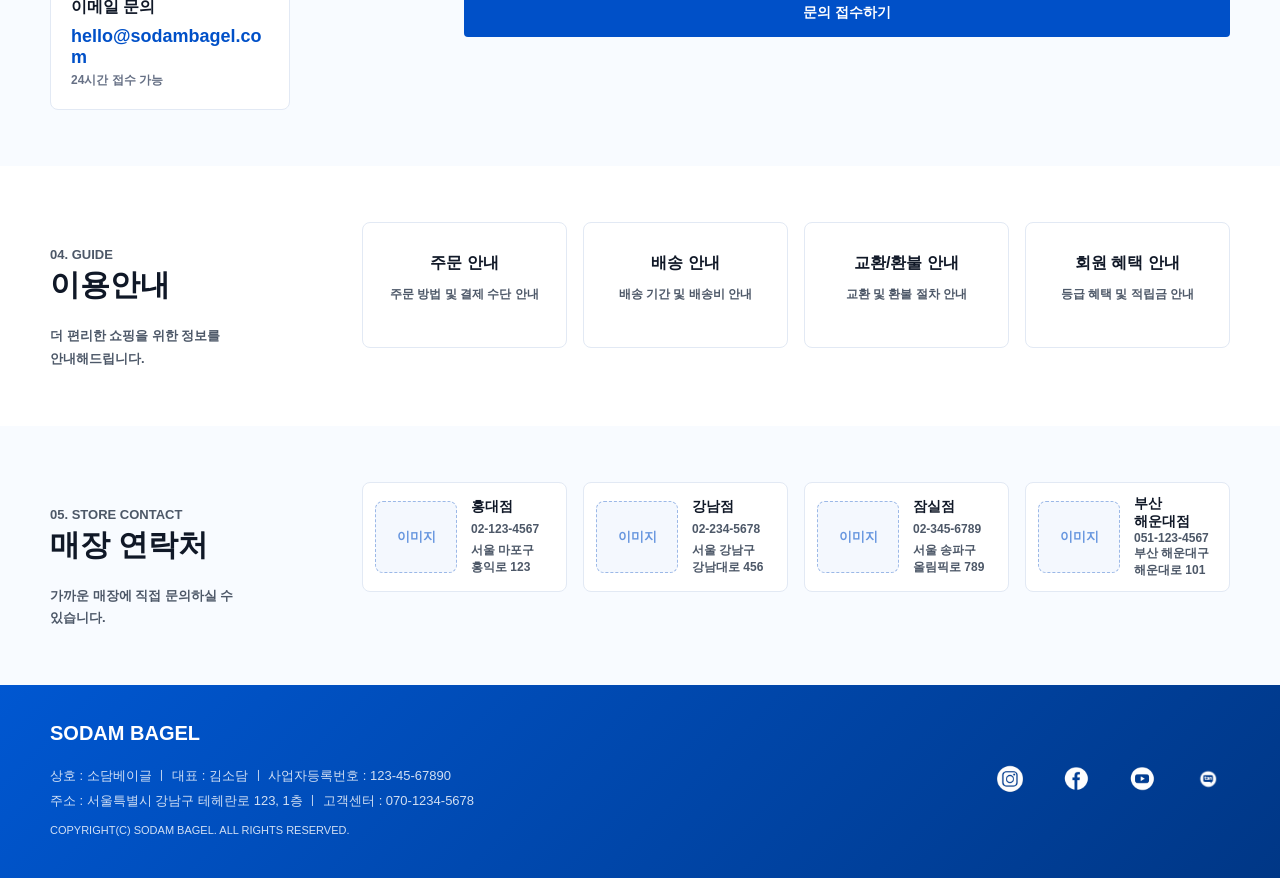
<file: customer.html>
<!DOCTYPE html>
<html lang="ko">
  <head>
    <meta charset="UTF-8" />
    <meta name="viewport" content="width=device-width, initial-scale=1.0" />
    <title>고객센터 | SODAM BAGEL</title>
    <link rel="stylesheet" href="./style.css" />
  </head>
  <body class="customer-subpage">
    <header class="site-header">
      <div class="inner header-inner">
        <a class="brand" href="./index.html" aria-label="Sodam Bagel home">
          <img src="./이미지/header_mainlogo_crop.png" alt="SODAM BAGEL" />
        </a>
        <nav class="main-nav" id="main-nav" aria-label="주요 메뉴">
          <a href="./brand.html">브랜드</a>
          <a href="./bagel.html">베이글</a>
          <a href="./story.html">이야기</a>
          <a href="./recipe.html">레시피</a>
          <a class="active" href="./customer.html">고객센터</a>
        </nav>
        <div class="header-actions">
          <button type="button" aria-label="검색" onclick="location.href='./search.html'">
            <img src="./이미지/header_search_icon_crop.png" alt="" />
          </button>
          <button type="button" aria-label="마이페이지" onclick="location.href='./login.html'">
            <img src="./이미지/header_human_icon_crop.png" alt="" />
          </button>
          <button type="button" aria-label="장바구니" onclick="location.href='./cart.html'">
            <img src="./이미지/header_sp_icon03_crop.png" alt="" />
          </button>
        </div>
        <button class="menu-toggle" type="button" aria-label="메뉴 열기" aria-controls="main-nav" aria-expanded="false">
          <span></span>
          <span></span>
          <span></span>
        </button>
      </div>
      <nav class="sub-tabs customer-tabs" aria-label="고객센터 메뉴">
        <a class="active" href="#notice">공지사항</a>
        <a href="#faq">FAQ</a>
        <a href="#inquiry">문의하기</a>
        <a href="#guide">이용안내</a>
      </nav>
    </header>

    <main>
      <section class="customer-hero">
        <div class="inner customer-hero-inner">
          <div class="customer-hero-copy">
            <p class="brand-label">CUSTOMER CENTER</p>
            <h1>소담 베이글 <span>고객센터</span></h1>
            <p>궁금한 점을 빠르게 해결하고,<br />더 나은 서비스를 제공해드리겠습니다.</p>
            <form class="customer-search" action="#" role="search">
              <input type="search" placeholder="궁금한 내용을 검색해보세요." aria-label="고객센터 검색" />
              <button type="submit">검색</button>
            </form>
          </div>
          <div class="customer-hero-image image-slot">이미지</div>
        </div>
      </section>

      <section class="customer-section notice-section" id="notice">
        <div class="inner customer-two-column">
          <div class="brand-side-copy">
            <p class="brand-label">01. NOTICE</p>
            <h2>공지사항</h2>
            <p>소담 베이글의 새로운 소식을 확인하세요.</p>
          </div>
          <div class="notice-table">
            <div><span>공지</span><strong>신제품 '블루베리 베이글' 출시 안내</strong><time>2024-04-20</time></div>
            <div><span>이벤트</span><strong>5월 가정의 달 감사 이벤트 진행</strong><time>2024-04-15</time></div>
            <div><span>공지</span><strong>배송 지연 안내</strong><time>2024-04-10</time></div>
            <div><span>공지</span><strong>소담 베이글 쇼룸 오픈 소식</strong><time>2024-04-01</time></div>
            <div><span>이벤트</span><strong>리뷰 작성 시 적립금 2배 이벤트</strong><time>2024-03-25</time></div>
          </div>
        </div>
      </section>

      <section class="customer-section faq-section" id="faq">
        <div class="inner customer-two-column">
          <div class="brand-side-copy">
            <p class="brand-label">02. FAQ</p>
            <h2>자주 묻는 질문</h2>
            <p>자주 문의하시는 내용을 확인해보세요.</p>
          </div>
          <div class="faq-content">
            <div class="faq-tabs">
              <button class="active" type="button">전체</button>
              <button type="button">주문/결제</button>
              <button type="button">배송</button>
              <button type="button">교환/환불</button>
              <button type="button">제품</button>
              <button type="button">기타</button>
            </div>
            <div class="faq-list">
              <article class="open"><h3>Q. 주문 취소는 어떻게 하나요?</h3><p>A. 상품 준비 전 단계에서는 마이페이지에서 직접 취소가 가능합니다.</p></article>
              <article><h3>Q. 배송 기간은 얼마나 걸리나요?</h3></article>
              <article><h3>Q. 제품 보관 방법이 궁금해요.</h3></article>
              <article><h3>Q. 교환/환불은 어떻게 신청하나요?</h3></article>
            </div>
          </div>
        </div>
      </section>

      <section class="customer-section inquiry-section" id="inquiry">
        <div class="inner customer-two-column">
          <div class="brand-side-copy">
            <p class="brand-label">03. INQUIRY</p>
            <h2>문의하기</h2>
            <p>문의 유형을 선택하고 내용을 남겨주세요. 빠르게 답변드리겠습니다.</p>
            <div class="contact-mini-card">
              <strong>고객센터 전화</strong>
              <span>070-1234-5678</span>
              <small>평일 09:00 - 18:00</small>
            </div>
            <div class="contact-mini-card">
              <strong>이메일 문의</strong>
              <span>hello@sodambagel.com</span>
              <small>24시간 접수 가능</small>
            </div>
          </div>
          <form class="inquiry-form" action="#">
            <label><span>문의 유형 *</span><select><option>문의 유형을 선택해주세요.</option></select></label>
            <label><span>제목 *</span><input type="text" placeholder="제목을 입력해주세요." /></label>
            <label><span>내용 *</span><textarea placeholder="문의 내용을 자세히 입력해주세요."></textarea></label>
            <label><span>첨부파일</span><input type="file" /></label>
            <button type="submit">문의 접수하기</button>
          </form>
        </div>
      </section>

      <section class="customer-section guide-section" id="guide">
        <div class="inner customer-two-column">
          <div class="brand-side-copy">
            <p class="brand-label">04. GUIDE</p>
            <h2>이용안내</h2>
            <p>더 편리한 쇼핑을 위한 정보를 안내해드립니다.</p>
          </div>
          <div class="guide-grid">
            <article><strong>주문 안내</strong><span>주문 방법 및 결제 수단 안내</span></article>
            <article><strong>배송 안내</strong><span>배송 기간 및 배송비 안내</span></article>
            <article><strong>교환/환불 안내</strong><span>교환 및 환불 절차 안내</span></article>
            <article><strong>회원 혜택 안내</strong><span>등급 혜택 및 적립금 안내</span></article>
          </div>
        </div>
      </section>

      <section class="customer-section store-contact-section">
        <div class="inner customer-two-column">
          <div class="brand-side-copy">
            <p class="brand-label">05. STORE CONTACT</p>
            <h2>매장 연락처</h2>
            <p>가까운 매장에 직접 문의하실 수 있습니다.</p>
          </div>
          <div class="store-contact-grid">
            <article><div class="store-contact-image image-slot">이미지</div><strong>홍대점</strong><span>02-123-4567</span><p>서울 마포구 홍익로 123</p></article>
            <article><div class="store-contact-image image-slot">이미지</div><strong>강남점</strong><span>02-234-5678</span><p>서울 강남구 강남대로 456</p></article>
            <article><div class="store-contact-image image-slot">이미지</div><strong>잠실점</strong><span>02-345-6789</span><p>서울 송파구 올림픽로 789</p></article>
            <article><div class="store-contact-image image-slot">이미지</div><strong>부산 해운대점</strong><span>051-123-4567</span><p>부산 해운대구 해운대로 101</p></article>
          </div>
        </div>
      </section>
    </main>

    <footer class="site-footer">
      <div class="inner footer-inner">
        <div>
          <strong class="footer-logo">SODAM BAGEL</strong>
          <p>상호 : 소담베이글 ㅣ 대표 : 김소담 ㅣ 사업자등록번호 : 123-45-67890</p>
          <p>주소 : 서울특별시 강남구 테헤란로 123, 1층 ㅣ 고객센터 : 070-1234-5678</p>
          <small>COPYRIGHT(C) SODAM BAGEL. ALL RIGHTS RESERVED.</small>
        </div>
        <div class="sns">
          <a href="#" aria-label="Instagram"><img src="./이미지/footer_icon1.png" alt="" /></a>
          <a href="#" aria-label="Facebook"><img src="./이미지/footer_icon2.png" alt="" /></a>
          <a href="#" aria-label="YouTube"><img src="./이미지/footer_icon3.png" alt="" /></a>
          <a href="#" aria-label="Blog"><img src="./이미지/footer_icon4.png" alt="" /></a>
        </div>
      </div>
    </footer>
    <script>
      const menuToggle = document.querySelector(".menu-toggle");
      const mainNav = document.querySelector(".main-nav");

      if (menuToggle && mainNav) {
        menuToggle.addEventListener("click", () => {
          const isOpen = menuToggle.getAttribute("aria-expanded") === "true";

          document.body.classList.toggle("nav-open", !isOpen);
          menuToggle.setAttribute("aria-expanded", String(!isOpen));
          menuToggle.setAttribute("aria-label", isOpen ? "메뉴 열기" : "메뉴 닫기");
        });

        mainNav.querySelectorAll("a").forEach((link) => {
          link.addEventListener("click", () => {
            document.body.classList.remove("nav-open");
            menuToggle.setAttribute("aria-expanded", "false");
            menuToggle.setAttribute("aria-label", "메뉴 열기");
          });
        });
      }
    </script>
  </body>
</html>
</file>
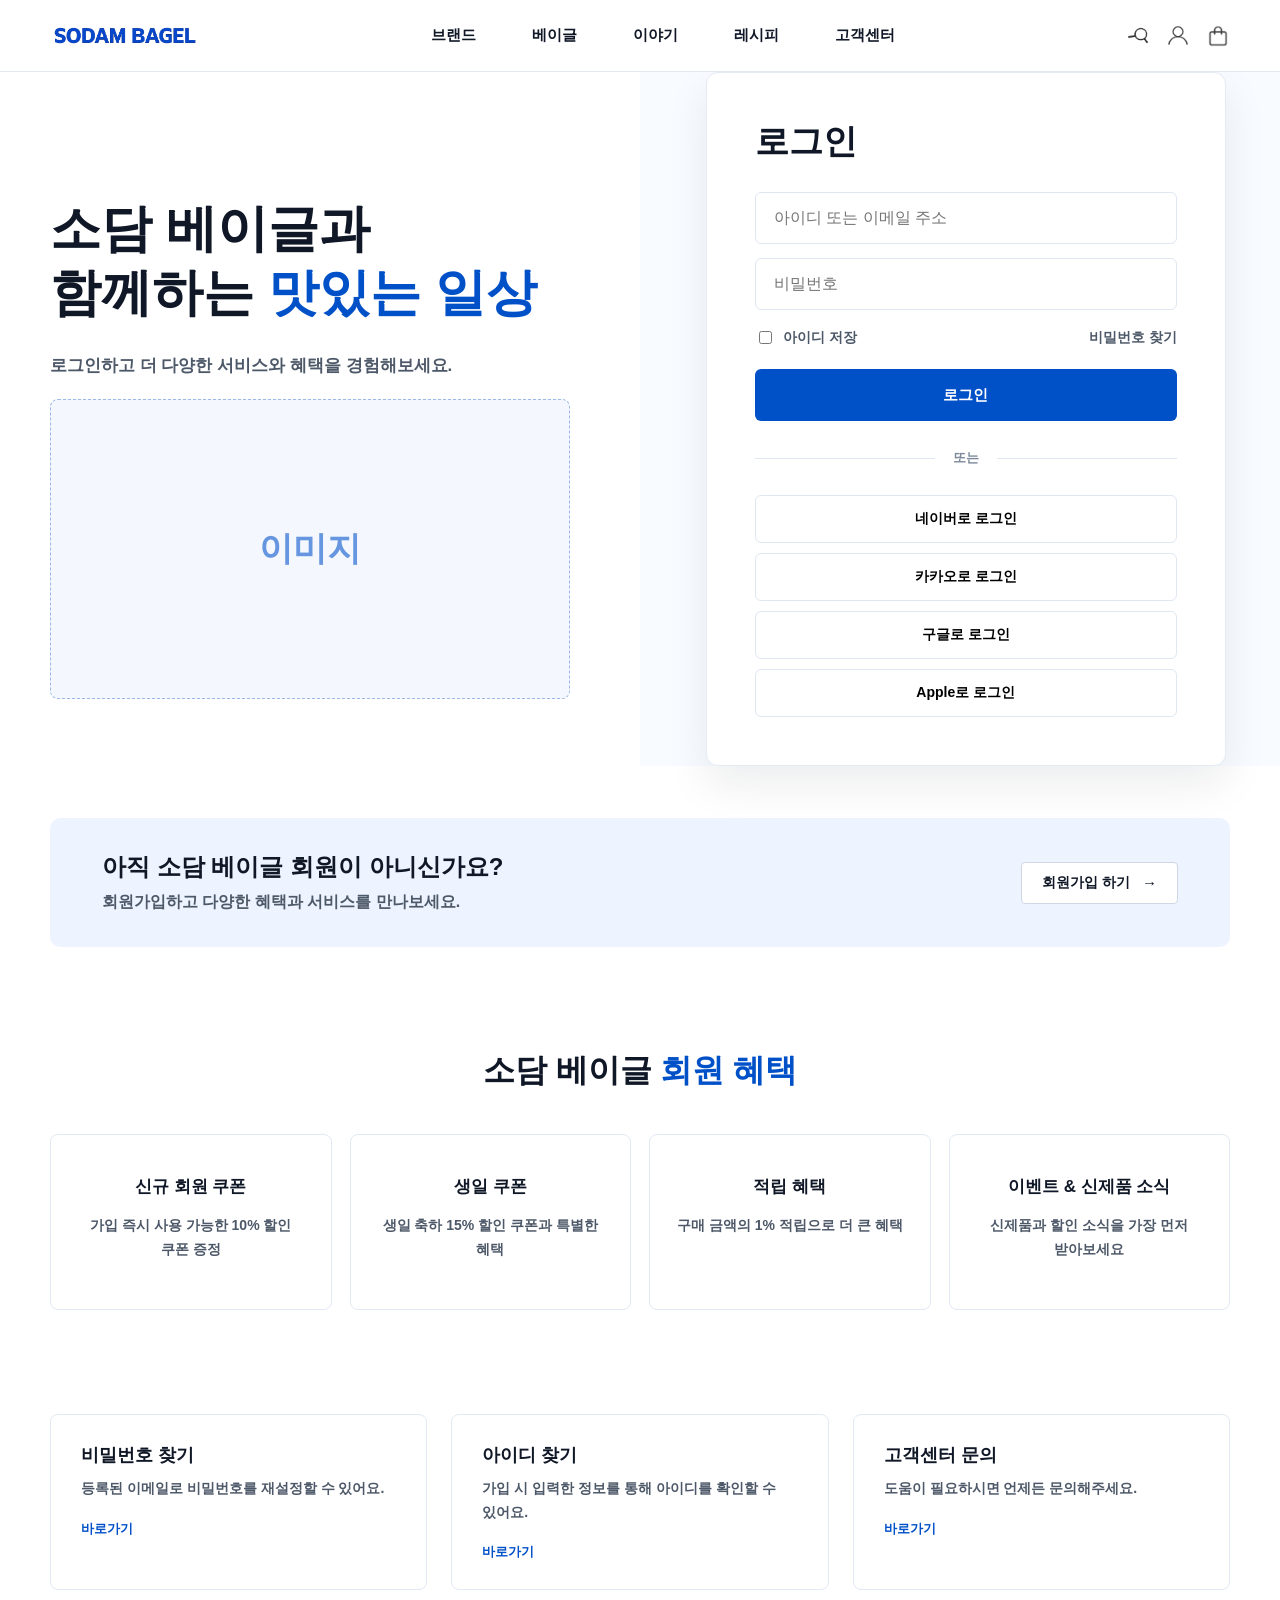
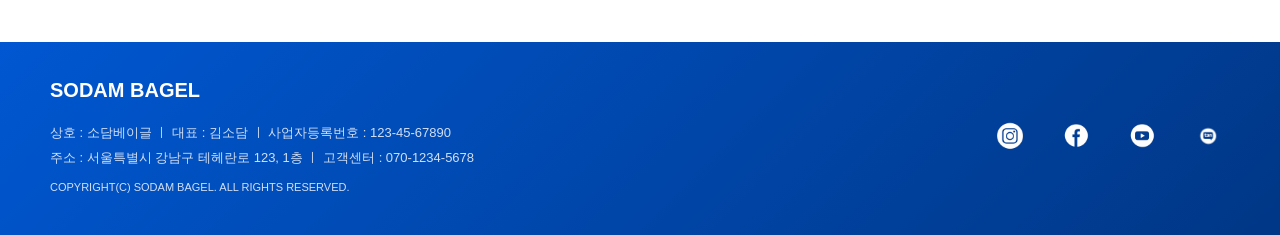
<file: login.html>
<!DOCTYPE html>
<html lang="ko">
  <head>
    <meta charset="UTF-8" />
    <meta name="viewport" content="width=device-width, initial-scale=1.0" />
    <title>로그인 | SODAM BAGEL</title>
    <link rel="stylesheet" href="./style.css" />
  </head>
  <body class="auth-page login-page">
    <header class="site-header">
      <div class="inner header-inner">
        <a class="brand" href="./index.html" aria-label="Sodam Bagel home">
          <img src="./이미지/header_mainlogo_crop.png" alt="SODAM BAGEL" />
        </a>
        <nav class="main-nav" id="main-nav" aria-label="주요 메뉴">
          <a href="./brand.html">브랜드</a>
          <a href="./bagel.html">베이글</a>
          <a href="./story.html">이야기</a>
          <a href="./recipe.html">레시피</a>
          <a href="./customer.html">고객센터</a>
        </nav>
        <div class="header-actions">
          <button type="button" aria-label="검색" onclick="location.href='./search.html'">
            <img src="./이미지/header_search_icon_crop.png" alt="" />
          </button>
          <button type="button" aria-label="마이페이지" onclick="location.href='./login.html'">
            <img src="./이미지/header_human_icon_crop.png" alt="" />
          </button>
          <button type="button" aria-label="장바구니" onclick="location.href='./cart.html'">
            <img src="./이미지/header_sp_icon03_crop.png" alt="" />
          </button>
        </div>
        <button class="menu-toggle" type="button" aria-label="메뉴 열기" aria-controls="main-nav" aria-expanded="false">
          <span></span>
          <span></span>
          <span></span>
        </button>
      </div>
    </header>

    <main>
      <section class="auth-hero">
        <div class="inner auth-layout">
          <div class="auth-visual">
            <div class="auth-copy">
              <h1>소담 베이글과<br />함께하는 <span>맛있는 일상</span></h1>
              <p>로그인하고 더 다양한 서비스와 혜택을 경험해보세요.</p>
            </div>
            <div class="auth-image image-slot">이미지</div>
          </div>
          <section class="auth-card" aria-labelledby="login-title">
            <h2 id="login-title">로그인</h2>
            <form class="auth-form" action="#">
              <input type="email" placeholder="아이디 또는 이메일 주소" aria-label="아이디 또는 이메일 주소" />
              <input type="password" placeholder="비밀번호" aria-label="비밀번호" />
              <div class="auth-row">
                <label><input type="checkbox" />아이디 저장</label>
                <a href="#">비밀번호 찾기</a>
              </div>
              <button class="auth-primary" type="submit">로그인</button>
            </form>
            <div class="auth-divider"><span>또는</span></div>
            <div class="social-login-list">
              <button type="button">네이버로 로그인</button>
              <button type="button">카카오로 로그인</button>
              <button type="button">구글로 로그인</button>
              <button type="button">Apple로 로그인</button>
            </div>
          </section>
        </div>
      </section>

      <section class="auth-join-banner">
        <div class="inner auth-banner-inner">
          <div>
            <h2>아직 소담 베이글 회원이 아니신가요?</h2>
            <p>회원가입하고 다양한 혜택과 서비스를 만나보세요.</p>
          </div>
          <a class="btn outline" href="./signup.html">회원가입 하기</a>
        </div>
      </section>

      <section class="member-benefit-section">
        <div class="inner">
          <h2>소담 베이글 <span>회원 혜택</span></h2>
          <div class="member-benefit-grid">
            <article><strong>신규 회원 쿠폰</strong><p>가입 즉시 사용 가능한 10% 할인 쿠폰 증정</p></article>
            <article><strong>생일 쿠폰</strong><p>생일 축하 15% 할인 쿠폰과 특별한 혜택</p></article>
            <article><strong>적립 혜택</strong><p>구매 금액의 1% 적립으로 더 큰 혜택</p></article>
            <article><strong>이벤트 &amp; 신제품 소식</strong><p>신제품과 할인 소식을 가장 먼저 받아보세요</p></article>
          </div>
        </div>
      </section>

      <section class="auth-help-section">
        <div class="inner auth-help-grid">
          <article><h3>비밀번호 찾기</h3><p>등록된 이메일로 비밀번호를 재설정할 수 있어요.</p><a href="#">바로가기</a></article>
          <article><h3>아이디 찾기</h3><p>가입 시 입력한 정보를 통해 아이디를 확인할 수 있어요.</p><a href="#">바로가기</a></article>
          <article><h3>고객센터 문의</h3><p>도움이 필요하시면 언제든 문의해주세요.</p><a href="./customer.html">바로가기</a></article>
        </div>
      </section>
    </main>

    <footer class="site-footer">
      <div class="inner footer-inner">
        <div>
          <strong class="footer-logo">SODAM BAGEL</strong>
          <p>상호 : 소담베이글 ㅣ 대표 : 김소담 ㅣ 사업자등록번호 : 123-45-67890</p>
          <p>주소 : 서울특별시 강남구 테헤란로 123, 1층 ㅣ 고객센터 : 070-1234-5678</p>
          <small>COPYRIGHT(C) SODAM BAGEL. ALL RIGHTS RESERVED.</small>
        </div>
        <div class="sns">
          <a href="#" aria-label="Instagram"><img src="./이미지/footer_icon1.png" alt="" /></a>
          <a href="#" aria-label="Facebook"><img src="./이미지/footer_icon2.png" alt="" /></a>
          <a href="#" aria-label="YouTube"><img src="./이미지/footer_icon3.png" alt="" /></a>
          <a href="#" aria-label="Blog"><img src="./이미지/footer_icon4.png" alt="" /></a>
        </div>
      </div>
    </footer>
    <script>
      const menuToggle = document.querySelector(".menu-toggle");
      const mainNav = document.querySelector(".main-nav");

      if (menuToggle && mainNav) {
        menuToggle.addEventListener("click", () => {
          const isOpen = menuToggle.getAttribute("aria-expanded") === "true";

          document.body.classList.toggle("nav-open", !isOpen);
          menuToggle.setAttribute("aria-expanded", String(!isOpen));
          menuToggle.setAttribute("aria-label", isOpen ? "메뉴 열기" : "메뉴 닫기");
        });

        mainNav.querySelectorAll("a").forEach((link) => {
          link.addEventListener("click", () => {
            document.body.classList.remove("nav-open");
            menuToggle.setAttribute("aria-expanded", "false");
            menuToggle.setAttribute("aria-label", "메뉴 열기");
          });
        });
      }
    </script>
  </body>
</html>
</file>
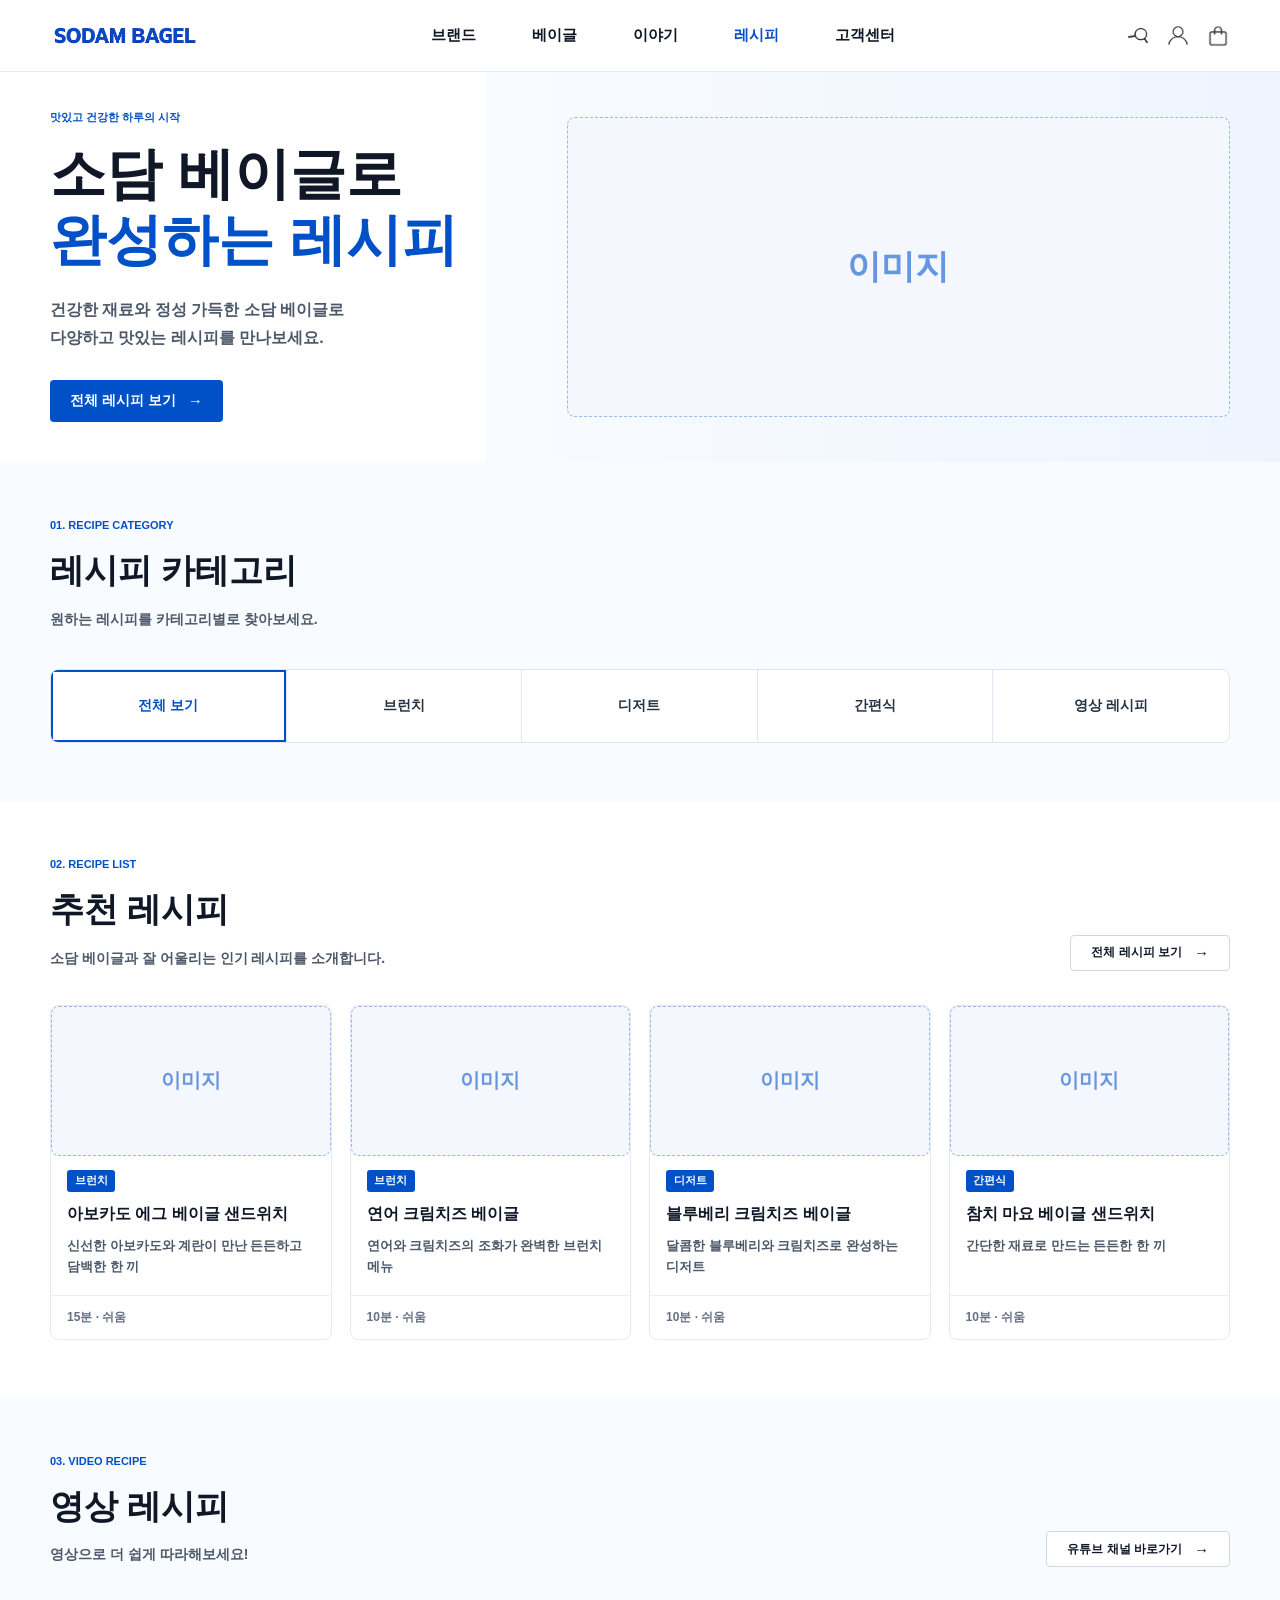
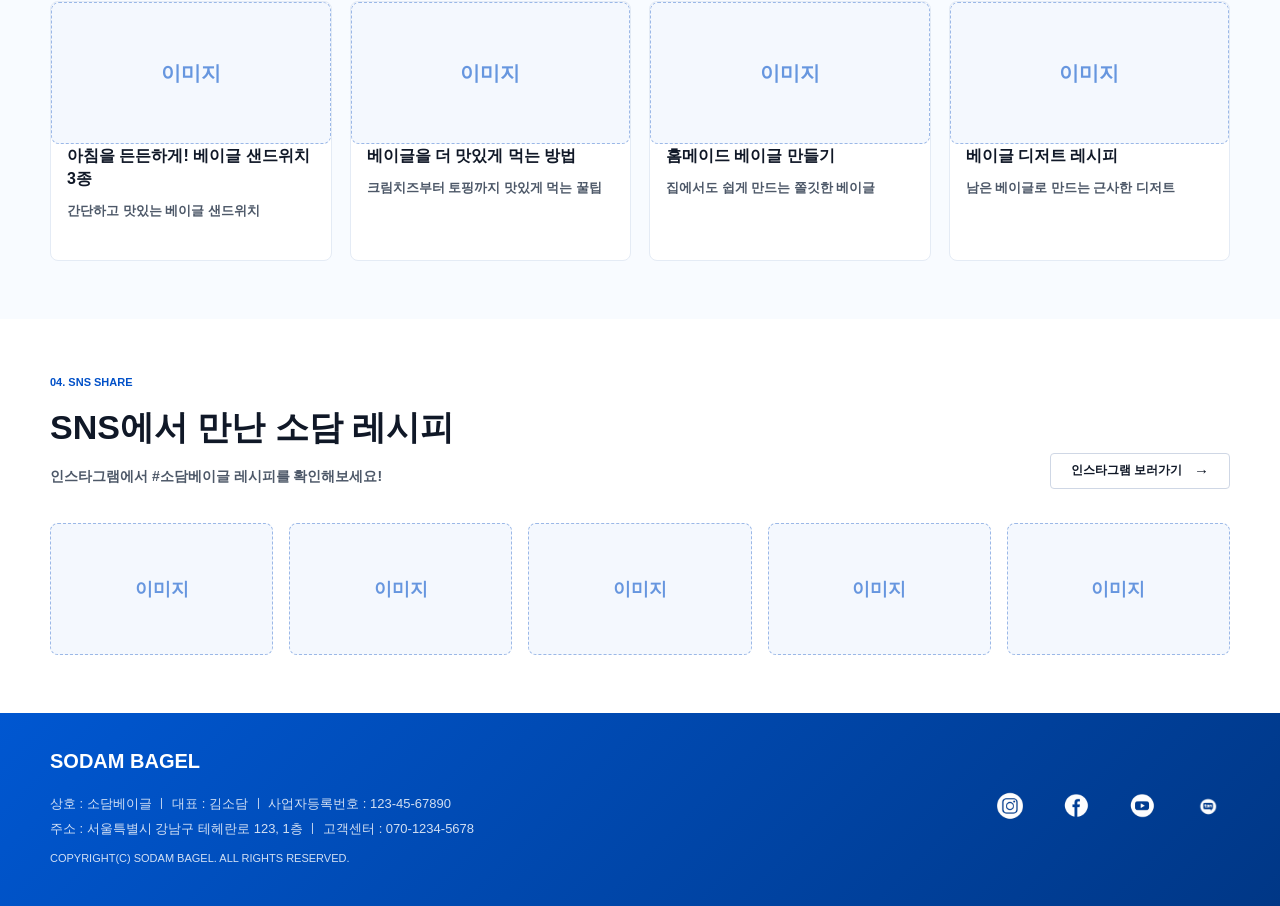
<file: recipe.html>
<!DOCTYPE html>
<html lang="ko">
  <head>
    <meta charset="UTF-8" />
    <meta name="viewport" content="width=device-width, initial-scale=1.0" />
    <title>레시피 | SODAM BAGEL</title>
    <link rel="stylesheet" href="./style.css" />
  </head>
  <body class="recipe-subpage">
    <header class="site-header">
      <div class="inner header-inner">
        <a class="brand" href="./index.html" aria-label="Sodam Bagel home">
          <img src="./이미지/header_mainlogo_crop.png" alt="SODAM BAGEL" />
        </a>
        <nav class="main-nav" id="main-nav" aria-label="주요 메뉴">
          <a href="./brand.html">브랜드</a>
          <a href="./bagel.html">베이글</a>
          <a href="./story.html">이야기</a>
          <a class="active" href="./recipe.html">레시피</a>
          <a href="./customer.html">고객센터</a>
        </nav>
        <div class="header-actions">
          <button type="button" aria-label="검색" onclick="location.href='./search.html'">
            <img src="./이미지/header_search_icon_crop.png" alt="" />
          </button>
          <button type="button" aria-label="마이페이지" onclick="location.href='./login.html'">
            <img src="./이미지/header_human_icon_crop.png" alt="" />
          </button>
          <button type="button" aria-label="장바구니" onclick="location.href='./cart.html'">
            <img src="./이미지/header_sp_icon03_crop.png" alt="" />
          </button>
        </div>
        <button class="menu-toggle" type="button" aria-label="메뉴 열기" aria-controls="main-nav" aria-expanded="false">
          <span></span>
          <span></span>
          <span></span>
        </button>
      </div>
    </header>

    <main>
      <section class="recipe-hero">
        <div class="inner recipe-hero-inner">
          <div class="recipe-hero-copy">
            <p class="brand-label">맛있고 건강한 하루의 시작</p>
            <h1>소담 베이글로<br /><span>완성하는 레시피</span></h1>
            <p>건강한 재료와 정성 가득한 소담 베이글로<br />다양하고 맛있는 레시피를 만나보세요.</p>
            <a class="btn white" href="#recipe-list">전체 레시피 보기</a>
          </div>
          <div class="recipe-hero-image image-slot">이미지</div>
        </div>
      </section>

      <section class="recipe-category-section">
        <div class="inner">
          <div class="recipe-section-head">
            <p class="brand-label">01. RECIPE CATEGORY</p>
            <h2>레시피 카테고리</h2>
            <p>원하는 레시피를 카테고리별로 찾아보세요.</p>
          </div>
          <div class="recipe-category-tabs" aria-label="레시피 카테고리">
            <button class="active" type="button">전체 보기</button>
            <button type="button">브런치</button>
            <button type="button">디저트</button>
            <button type="button">간편식</button>
            <button type="button">영상 레시피</button>
          </div>
        </div>
      </section>

      <section class="recipe-list-section" id="recipe-list">
        <div class="inner">
          <div class="recipe-title-row">
            <div class="recipe-section-head">
              <p class="brand-label">02. RECIPE LIST</p>
              <h2>추천 레시피</h2>
              <p>소담 베이글과 잘 어울리는 인기 레시피를 소개합니다.</p>
            </div>
            <a class="btn outline" href="#">전체 레시피 보기</a>
          </div>
          <div class="recipe-card-grid">
            <article>
              <div class="recipe-card-image image-slot">이미지</div>
              <span>브런치</span>
              <h3>아보카도 에그 베이글 샌드위치</h3>
              <p>신선한 아보카도와 계란이 만난 든든하고 담백한 한 끼</p>
              <small>15분 · 쉬움</small>
            </article>
            <article>
              <div class="recipe-card-image image-slot">이미지</div>
              <span>브런치</span>
              <h3>연어 크림치즈 베이글</h3>
              <p>연어와 크림치즈의 조화가 완벽한 브런치 메뉴</p>
              <small>10분 · 쉬움</small>
            </article>
            <article>
              <div class="recipe-card-image image-slot">이미지</div>
              <span>디저트</span>
              <h3>블루베리 크림치즈 베이글</h3>
              <p>달콤한 블루베리와 크림치즈로 완성하는 디저트</p>
              <small>10분 · 쉬움</small>
            </article>
            <article>
              <div class="recipe-card-image image-slot">이미지</div>
              <span>간편식</span>
              <h3>참치 마요 베이글 샌드위치</h3>
              <p>간단한 재료로 만드는 든든한 한 끼</p>
              <small>10분 · 쉬움</small>
            </article>
          </div>
        </div>
      </section>

      <section class="video-recipe-section">
        <div class="inner">
          <div class="recipe-title-row">
            <div class="recipe-section-head">
              <p class="brand-label">03. VIDEO RECIPE</p>
              <h2>영상 레시피</h2>
              <p>영상으로 더 쉽게 따라해보세요!</p>
            </div>
            <a class="btn outline" href="#">유튜브 채널 바로가기</a>
          </div>
          <div class="video-recipe-grid">
            <article><div class="video-image image-slot">이미지</div><h3>아침을 든든하게! 베이글 샌드위치 3종</h3><p>간단하고 맛있는 베이글 샌드위치</p></article>
            <article><div class="video-image image-slot">이미지</div><h3>베이글을 더 맛있게 먹는 방법</h3><p>크림치즈부터 토핑까지 맛있게 먹는 꿀팁</p></article>
            <article><div class="video-image image-slot">이미지</div><h3>홈메이드 베이글 만들기</h3><p>집에서도 쉽게 만드는 쫄깃한 베이글</p></article>
            <article><div class="video-image image-slot">이미지</div><h3>베이글 디저트 레시피</h3><p>남은 베이글로 만드는 근사한 디저트</p></article>
          </div>
        </div>
      </section>

      <section class="sns-recipe-section">
        <div class="inner">
          <div class="recipe-title-row">
            <div class="recipe-section-head">
              <p class="brand-label">04. SNS SHARE</p>
              <h2>SNS에서 만난 소담 레시피</h2>
              <p>인스타그램에서 #소담베이글 레시피를 확인해보세요!</p>
            </div>
            <a class="btn outline" href="#">인스타그램 보러가기</a>
          </div>
          <div class="sns-recipe-grid">
            <div class="sns-image image-slot">이미지</div>
            <div class="sns-image image-slot">이미지</div>
            <div class="sns-image image-slot">이미지</div>
            <div class="sns-image image-slot">이미지</div>
            <div class="sns-image image-slot">이미지</div>
          </div>
        </div>
      </section>
    </main>

    <footer class="site-footer">
      <div class="inner footer-inner">
        <div>
          <strong class="footer-logo">SODAM BAGEL</strong>
          <p>상호 : 소담베이글 ㅣ 대표 : 김소담 ㅣ 사업자등록번호 : 123-45-67890</p>
          <p>주소 : 서울특별시 강남구 테헤란로 123, 1층 ㅣ 고객센터 : 070-1234-5678</p>
          <small>COPYRIGHT(C) SODAM BAGEL. ALL RIGHTS RESERVED.</small>
        </div>
        <div class="sns">
          <a href="#" aria-label="Instagram"><img src="./이미지/footer_icon1.png" alt="" /></a>
          <a href="#" aria-label="Facebook"><img src="./이미지/footer_icon2.png" alt="" /></a>
          <a href="#" aria-label="YouTube"><img src="./이미지/footer_icon3.png" alt="" /></a>
          <a href="#" aria-label="Blog"><img src="./이미지/footer_icon4.png" alt="" /></a>
        </div>
      </div>
    </footer>
    <script>
      const menuToggle = document.querySelector(".menu-toggle");
      const mainNav = document.querySelector(".main-nav");

      if (menuToggle && mainNav) {
        menuToggle.addEventListener("click", () => {
          const isOpen = menuToggle.getAttribute("aria-expanded") === "true";

          document.body.classList.toggle("nav-open", !isOpen);
          menuToggle.setAttribute("aria-expanded", String(!isOpen));
          menuToggle.setAttribute("aria-label", isOpen ? "메뉴 열기" : "메뉴 닫기");
        });

        mainNav.querySelectorAll("a").forEach((link) => {
          link.addEventListener("click", () => {
            document.body.classList.remove("nav-open");
            menuToggle.setAttribute("aria-expanded", "false");
            menuToggle.setAttribute("aria-label", "메뉴 열기");
          });
        });
      }
    </script>
  </body>
</html>
</file>
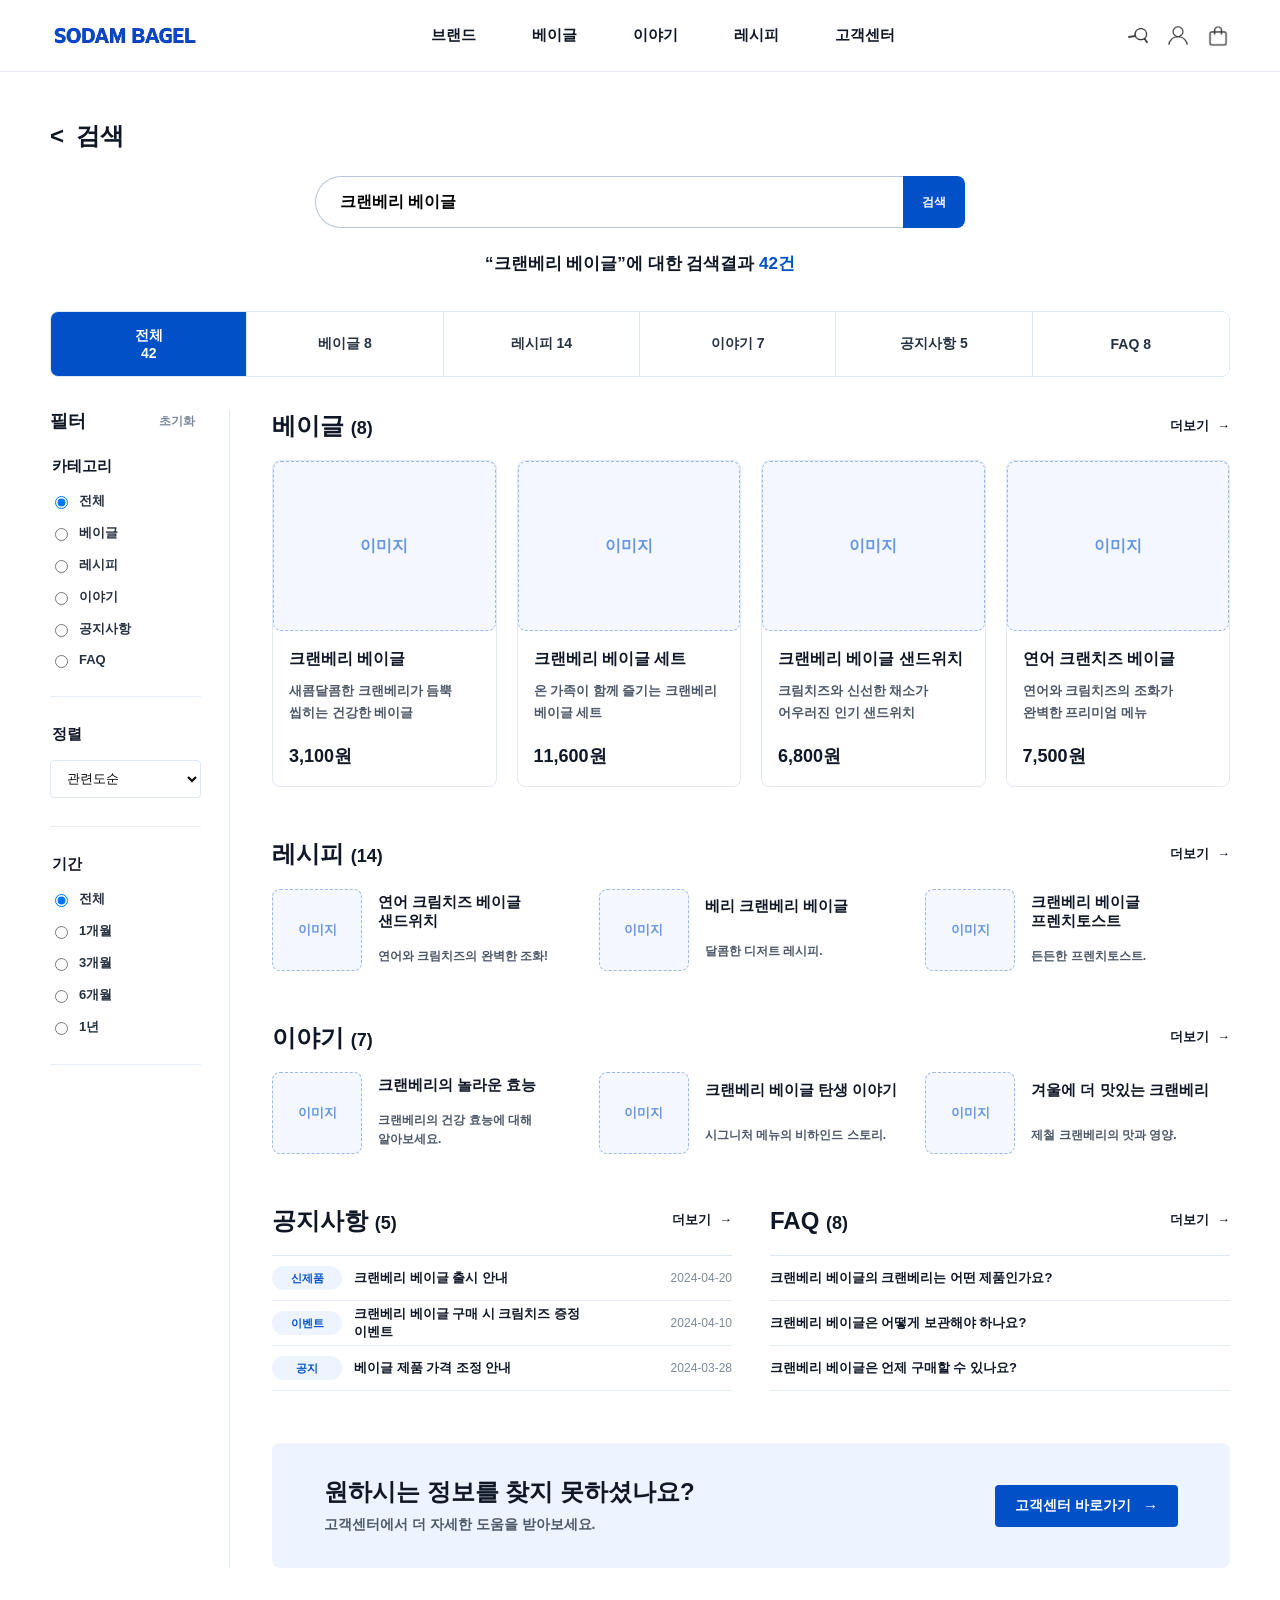
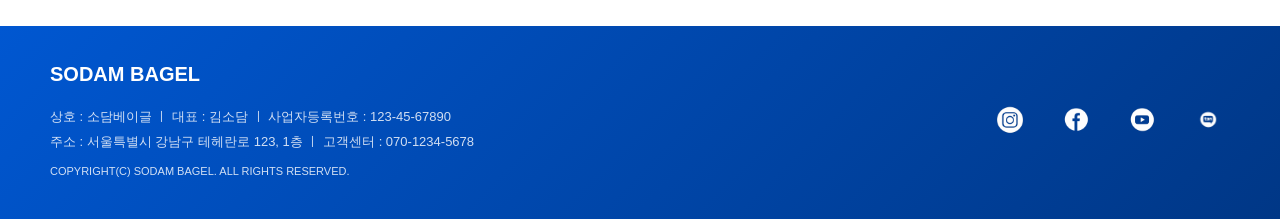
<file: search.html>
<!DOCTYPE html>
<html lang="ko">
  <head>
    <meta charset="UTF-8" />
    <meta name="viewport" content="width=device-width, initial-scale=1.0" />
    <title>검색 | SODAM BAGEL</title>
    <link rel="stylesheet" href="./style.css" />
  </head>
  <body class="search-subpage">
    <header class="site-header">
      <div class="inner header-inner">
        <a class="brand" href="./index.html" aria-label="Sodam Bagel home">
          <img src="./이미지/header_mainlogo_crop.png" alt="SODAM BAGEL" />
        </a>
        <nav class="main-nav" id="main-nav" aria-label="주요 메뉴">
          <a href="./brand.html">브랜드</a>
          <a href="./bagel.html">베이글</a>
          <a href="./story.html">이야기</a>
          <a href="./recipe.html">레시피</a>
          <a href="./customer.html">고객센터</a>
        </nav>
        <div class="header-actions">
          <button type="button" aria-label="검색" onclick="location.href='./search.html'">
            <img src="./이미지/header_search_icon_crop.png" alt="" />
          </button>
          <button type="button" aria-label="마이페이지" onclick="location.href='./login.html'">
            <img src="./이미지/header_human_icon_crop.png" alt="" />
          </button>
          <button type="button" aria-label="장바구니" onclick="location.href='./cart.html'">
            <img src="./이미지/header_sp_icon03_crop.png" alt="" />
          </button>
        </div>
        <button class="menu-toggle" type="button" aria-label="메뉴 열기" aria-controls="main-nav" aria-expanded="false">
          <span></span>
          <span></span>
          <span></span>
        </button>
      </div>
    </header>

    <main>
      <section class="search-head">
        <div class="inner">
          <a class="search-back" href="./index.html">검색</a>
          <form class="search-page-form" action="#" role="search">
            <input type="search" value="크랜베리 베이글" aria-label="검색어" />
            <button type="submit">검색</button>
          </form>
          <p class="search-count">“크랜베리 베이글”에 대한 검색결과 <strong>42건</strong></p>
          <div class="search-result-tabs">
            <button class="active" type="button">전체<br /><span>42</span></button>
            <button type="button">베이글 <span>8</span></button>
            <button type="button">레시피 <span>14</span></button>
            <button type="button">이야기 <span>7</span></button>
            <button type="button">공지사항 <span>5</span></button>
            <button type="button">FAQ <span>8</span></button>
          </div>
        </div>
      </section>

      <section class="search-body">
        <div class="inner search-layout">
          <aside class="search-filter">
            <div class="filter-head">
              <h2>필터</h2>
              <button type="button">초기화</button>
            </div>
            <fieldset>
              <legend>카테고리</legend>
              <label><input type="radio" name="category" checked />전체</label>
              <label><input type="radio" name="category" />베이글</label>
              <label><input type="radio" name="category" />레시피</label>
              <label><input type="radio" name="category" />이야기</label>
              <label><input type="radio" name="category" />공지사항</label>
              <label><input type="radio" name="category" />FAQ</label>
            </fieldset>
            <fieldset>
              <legend>정렬</legend>
              <select aria-label="정렬">
                <option>관련도순</option>
                <option>최신순</option>
                <option>인기순</option>
              </select>
            </fieldset>
            <fieldset>
              <legend>기간</legend>
              <label><input type="radio" name="period" checked />전체</label>
              <label><input type="radio" name="period" />1개월</label>
              <label><input type="radio" name="period" />3개월</label>
              <label><input type="radio" name="period" />6개월</label>
              <label><input type="radio" name="period" />1년</label>
            </fieldset>
          </aside>

          <div class="search-results">
            <section class="result-section">
              <div class="result-title-row"><h2>베이글 <span>(8)</span></h2><a href="./bagel.html">더보기</a></div>
              <div class="search-product-grid">
                <article><div class="search-product-image image-slot">이미지</div><h3>크랜베리 베이글</h3><p>새콤달콤한 크랜베리가 듬뿍 씹히는 건강한 베이글</p><strong>3,100원</strong></article>
                <article><div class="search-product-image image-slot">이미지</div><h3>크랜베리 베이글 세트</h3><p>온 가족이 함께 즐기는 크랜베리 베이글 세트</p><strong>11,600원</strong></article>
                <article><div class="search-product-image image-slot">이미지</div><h3>크랜베리 베이글 샌드위치</h3><p>크림치즈와 신선한 채소가 어우러진 인기 샌드위치</p><strong>6,800원</strong></article>
                <article><div class="search-product-image image-slot">이미지</div><h3>연어 크랜치즈 베이글</h3><p>연어와 크림치즈의 조화가 완벽한 프리미엄 메뉴</p><strong>7,500원</strong></article>
              </div>
            </section>

            <section class="result-section">
              <div class="result-title-row"><h2>레시피 <span>(14)</span></h2><a href="./recipe.html">더보기</a></div>
              <div class="search-list-grid">
                <article><div class="search-thumb image-slot">이미지</div><h3>연어 크림치즈 베이글 샌드위치</h3><p>연어와 크림치즈의 완벽한 조화!</p></article>
                <article><div class="search-thumb image-slot">이미지</div><h3>베리 크랜베리 베이글</h3><p>달콤한 디저트 레시피.</p></article>
                <article><div class="search-thumb image-slot">이미지</div><h3>크랜베리 베이글 프렌치토스트</h3><p>든든한 프렌치토스트.</p></article>
              </div>
            </section>

            <section class="result-section">
              <div class="result-title-row"><h2>이야기 <span>(7)</span></h2><a href="./story.html">더보기</a></div>
              <div class="search-list-grid">
                <article><div class="search-thumb image-slot">이미지</div><h3>크랜베리의 놀라운 효능</h3><p>크랜베리의 건강 효능에 대해 알아보세요.</p></article>
                <article><div class="search-thumb image-slot">이미지</div><h3>크랜베리 베이글 탄생 이야기</h3><p>시그니처 메뉴의 비하인드 스토리.</p></article>
                <article><div class="search-thumb image-slot">이미지</div><h3>겨울에 더 맛있는 크랜베리</h3><p>제철 크랜베리의 맛과 영양.</p></article>
              </div>
            </section>

            <div class="search-bottom-grid">
              <section class="result-section compact">
                <div class="result-title-row"><h2>공지사항 <span>(5)</span></h2><a href="./customer.html#notice">더보기</a></div>
                <div class="search-notice-list">
                  <div><span>신제품</span><strong>크랜베리 베이글 출시 안내</strong><time>2024-04-20</time></div>
                  <div><span>이벤트</span><strong>크랜베리 베이글 구매 시 크림치즈 증정 이벤트</strong><time>2024-04-10</time></div>
                  <div><span>공지</span><strong>베이글 제품 가격 조정 안내</strong><time>2024-03-28</time></div>
                </div>
              </section>
              <section class="result-section compact">
                <div class="result-title-row"><h2>FAQ <span>(8)</span></h2><a href="./customer.html#faq">더보기</a></div>
                <div class="search-faq-list">
                  <article>크랜베리 베이글의 크랜베리는 어떤 제품인가요?</article>
                  <article>크랜베리 베이글은 어떻게 보관해야 하나요?</article>
                  <article>크랜베리 베이글은 언제 구매할 수 있나요?</article>
                </div>
              </section>
            </div>

            <section class="search-help">
              <div>
                <h2>원하시는 정보를 찾지 못하셨나요?</h2>
                <p>고객센터에서 더 자세한 도움을 받아보세요.</p>
              </div>
              <a class="btn white" href="./customer.html">고객센터 바로가기</a>
            </section>
          </div>
        </div>
      </section>
    </main>

    <footer class="site-footer">
      <div class="inner footer-inner">
        <div>
          <strong class="footer-logo">SODAM BAGEL</strong>
          <p>상호 : 소담베이글 ㅣ 대표 : 김소담 ㅣ 사업자등록번호 : 123-45-67890</p>
          <p>주소 : 서울특별시 강남구 테헤란로 123, 1층 ㅣ 고객센터 : 070-1234-5678</p>
          <small>COPYRIGHT(C) SODAM BAGEL. ALL RIGHTS RESERVED.</small>
        </div>
        <div class="sns">
          <a href="#" aria-label="Instagram"><img src="./이미지/footer_icon1.png" alt="" /></a>
          <a href="#" aria-label="Facebook"><img src="./이미지/footer_icon2.png" alt="" /></a>
          <a href="#" aria-label="YouTube"><img src="./이미지/footer_icon3.png" alt="" /></a>
          <a href="#" aria-label="Blog"><img src="./이미지/footer_icon4.png" alt="" /></a>
        </div>
      </div>
    </footer>
    <script>
      const menuToggle = document.querySelector(".menu-toggle");
      const mainNav = document.querySelector(".main-nav");

      if (menuToggle && mainNav) {
        menuToggle.addEventListener("click", () => {
          const isOpen = menuToggle.getAttribute("aria-expanded") === "true";

          document.body.classList.toggle("nav-open", !isOpen);
          menuToggle.setAttribute("aria-expanded", String(!isOpen));
          menuToggle.setAttribute("aria-label", isOpen ? "메뉴 열기" : "메뉴 닫기");
        });

        mainNav.querySelectorAll("a").forEach((link) => {
          link.addEventListener("click", () => {
            document.body.classList.remove("nav-open");
            menuToggle.setAttribute("aria-expanded", "false");
            menuToggle.setAttribute("aria-label", "메뉴 열기");
          });
        });
      }
    </script>
  </body>
</html>
</file>
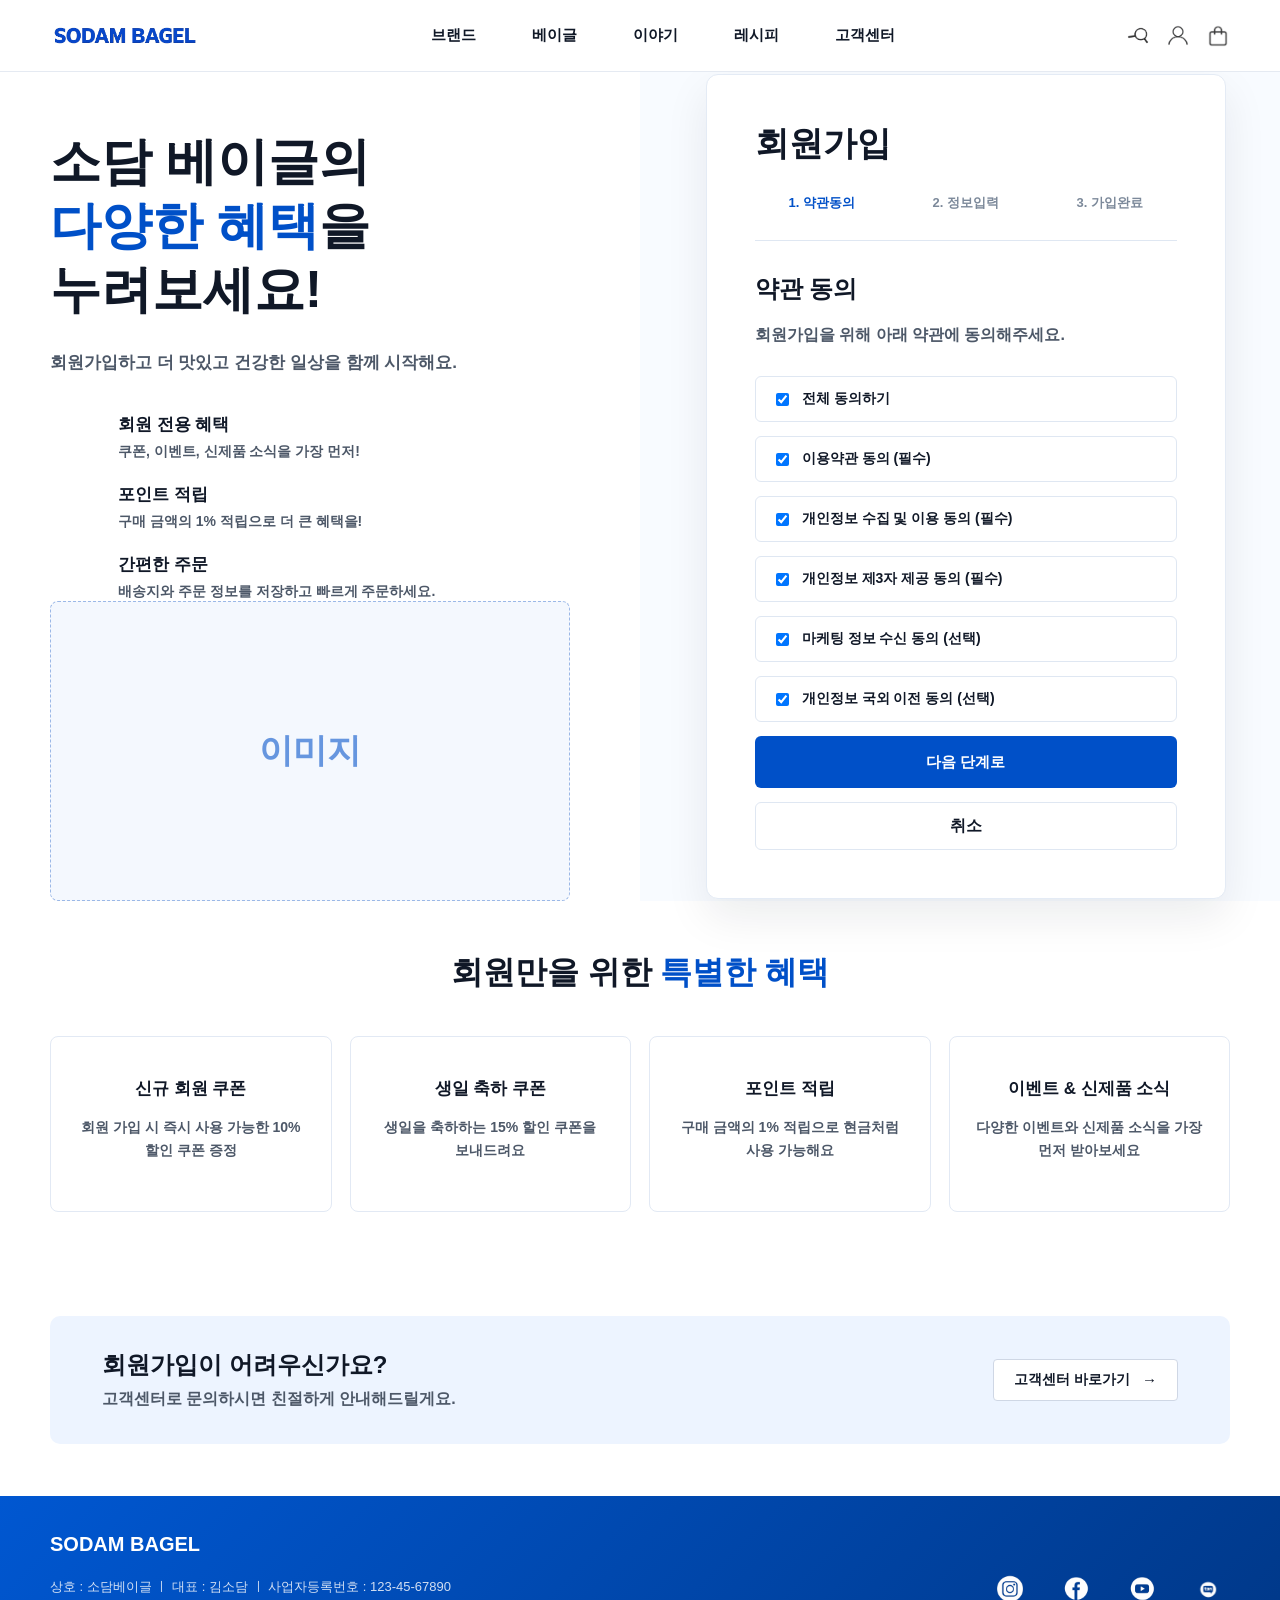
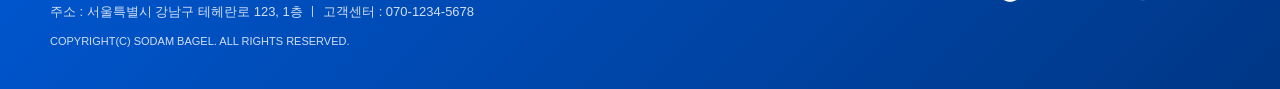
<file: signup.html>
<!DOCTYPE html>
<html lang="ko">
  <head>
    <meta charset="UTF-8" />
    <meta name="viewport" content="width=device-width, initial-scale=1.0" />
    <title>회원가입 | SODAM BAGEL</title>
    <link rel="stylesheet" href="./style.css" />
  </head>
  <body class="auth-page signup-page">
    <header class="site-header">
      <div class="inner header-inner">
        <a class="brand" href="./index.html" aria-label="Sodam Bagel home">
          <img src="./이미지/header_mainlogo_crop.png" alt="SODAM BAGEL" />
        </a>
        <nav class="main-nav" id="main-nav" aria-label="주요 메뉴">
          <a href="./brand.html">브랜드</a>
          <a href="./bagel.html">베이글</a>
          <a href="./story.html">이야기</a>
          <a href="./recipe.html">레시피</a>
          <a href="./customer.html">고객센터</a>
        </nav>
        <div class="header-actions">
          <button type="button" aria-label="검색" onclick="location.href='./search.html'">
            <img src="./이미지/header_search_icon_crop.png" alt="" />
          </button>
          <button type="button" aria-label="마이페이지" onclick="location.href='./login.html'">
            <img src="./이미지/header_human_icon_crop.png" alt="" />
          </button>
          <button type="button" aria-label="장바구니" onclick="location.href='./cart.html'">
            <img src="./이미지/header_sp_icon03_crop.png" alt="" />
          </button>
        </div>
        <button class="menu-toggle" type="button" aria-label="메뉴 열기" aria-controls="main-nav" aria-expanded="false">
          <span></span>
          <span></span>
          <span></span>
        </button>
      </div>
    </header>

    <main>
      <section class="auth-hero">
        <div class="inner auth-layout">
          <div class="auth-visual signup-visual">
            <div class="auth-copy">
              <h1>소담 베이글의<br /><span>다양한 혜택</span>을<br />누려보세요!</h1>
              <p>회원가입하고 더 맛있고 건강한 일상을 함께 시작해요.</p>
              <ul class="signup-point-list">
                <li><strong>회원 전용 혜택</strong><span>쿠폰, 이벤트, 신제품 소식을 가장 먼저!</span></li>
                <li><strong>포인트 적립</strong><span>구매 금액의 1% 적립으로 더 큰 혜택을!</span></li>
                <li><strong>간편한 주문</strong><span>배송지와 주문 정보를 저장하고 빠르게 주문하세요.</span></li>
              </ul>
            </div>
            <div class="auth-image image-slot">이미지</div>
          </div>
          <section class="auth-card signup-card" aria-labelledby="signup-title">
            <h2 id="signup-title">회원가입</h2>
            <div class="signup-steps">
              <span class="active">1. 약관동의</span>
              <span>2. 정보입력</span>
              <span>3. 가입완료</span>
            </div>
            <form class="terms-form" action="#">
              <h3>약관 동의</h3>
              <p>회원가입을 위해 아래 약관에 동의해주세요.</p>
              <label><input type="checkbox" checked />전체 동의하기</label>
              <label><input type="checkbox" checked />이용약관 동의 (필수)</label>
              <label><input type="checkbox" checked />개인정보 수집 및 이용 동의 (필수)</label>
              <label><input type="checkbox" checked />개인정보 제3자 제공 동의 (필수)</label>
              <label><input type="checkbox" checked />마케팅 정보 수신 동의 (선택)</label>
              <label><input type="checkbox" checked />개인정보 국외 이전 동의 (선택)</label>
              <button class="auth-primary" type="submit">다음 단계로</button>
              <a class="auth-cancel" href="./login.html">취소</a>
            </form>
          </section>
        </div>
      </section>

      <section class="member-benefit-section">
        <div class="inner">
          <h2>회원만을 위한 <span>특별한 혜택</span></h2>
          <div class="member-benefit-grid">
            <article><strong>신규 회원 쿠폰</strong><p>회원 가입 시 즉시 사용 가능한 10% 할인 쿠폰 증정</p></article>
            <article><strong>생일 축하 쿠폰</strong><p>생일을 축하하는 15% 할인 쿠폰을 보내드려요</p></article>
            <article><strong>포인트 적립</strong><p>구매 금액의 1% 적립으로 현금처럼 사용 가능해요</p></article>
            <article><strong>이벤트 &amp; 신제품 소식</strong><p>다양한 이벤트와 신제품 소식을 가장 먼저 받아보세요</p></article>
          </div>
        </div>
      </section>

      <section class="auth-join-banner">
        <div class="inner auth-banner-inner">
          <div>
            <h2>회원가입이 어려우신가요?</h2>
            <p>고객센터로 문의하시면 친절하게 안내해드릴게요.</p>
          </div>
          <a class="btn outline" href="./customer.html">고객센터 바로가기</a>
        </div>
      </section>
    </main>

    <footer class="site-footer">
      <div class="inner footer-inner">
        <div>
          <strong class="footer-logo">SODAM BAGEL</strong>
          <p>상호 : 소담베이글 ㅣ 대표 : 김소담 ㅣ 사업자등록번호 : 123-45-67890</p>
          <p>주소 : 서울특별시 강남구 테헤란로 123, 1층 ㅣ 고객센터 : 070-1234-5678</p>
          <small>COPYRIGHT(C) SODAM BAGEL. ALL RIGHTS RESERVED.</small>
        </div>
        <div class="sns">
          <a href="#" aria-label="Instagram"><img src="./이미지/footer_icon1.png" alt="" /></a>
          <a href="#" aria-label="Facebook"><img src="./이미지/footer_icon2.png" alt="" /></a>
          <a href="#" aria-label="YouTube"><img src="./이미지/footer_icon3.png" alt="" /></a>
          <a href="#" aria-label="Blog"><img src="./이미지/footer_icon4.png" alt="" /></a>
        </div>
      </div>
    </footer>
    <script>
      const menuToggle = document.querySelector(".menu-toggle");
      const mainNav = document.querySelector(".main-nav");

      if (menuToggle && mainNav) {
        menuToggle.addEventListener("click", () => {
          const isOpen = menuToggle.getAttribute("aria-expanded") === "true";

          document.body.classList.toggle("nav-open", !isOpen);
          menuToggle.setAttribute("aria-expanded", String(!isOpen));
          menuToggle.setAttribute("aria-label", isOpen ? "메뉴 열기" : "메뉴 닫기");
        });

        mainNav.querySelectorAll("a").forEach((link) => {
          link.addEventListener("click", () => {
            document.body.classList.remove("nav-open");
            menuToggle.setAttribute("aria-expanded", "false");
            menuToggle.setAttribute("aria-label", "메뉴 열기");
          });
        });
      }
    </script>
  </body>
</html>
</file>
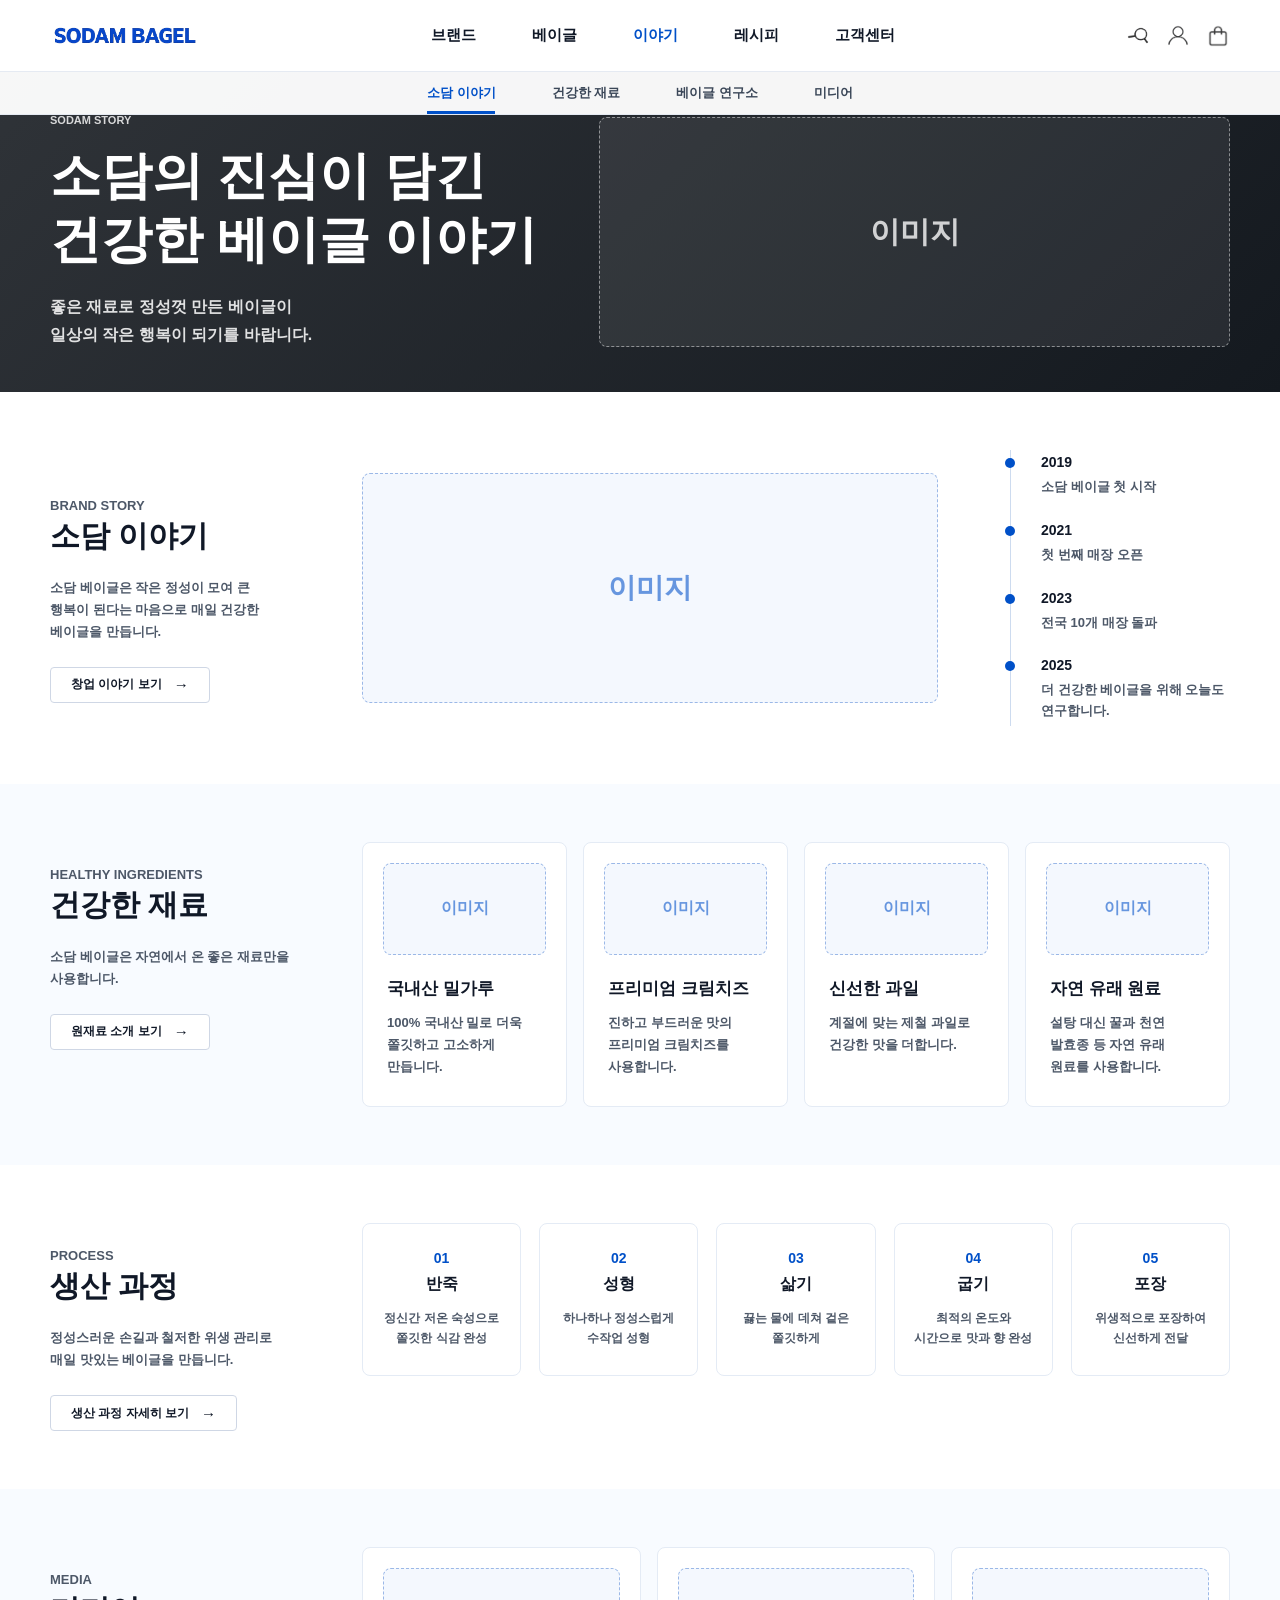
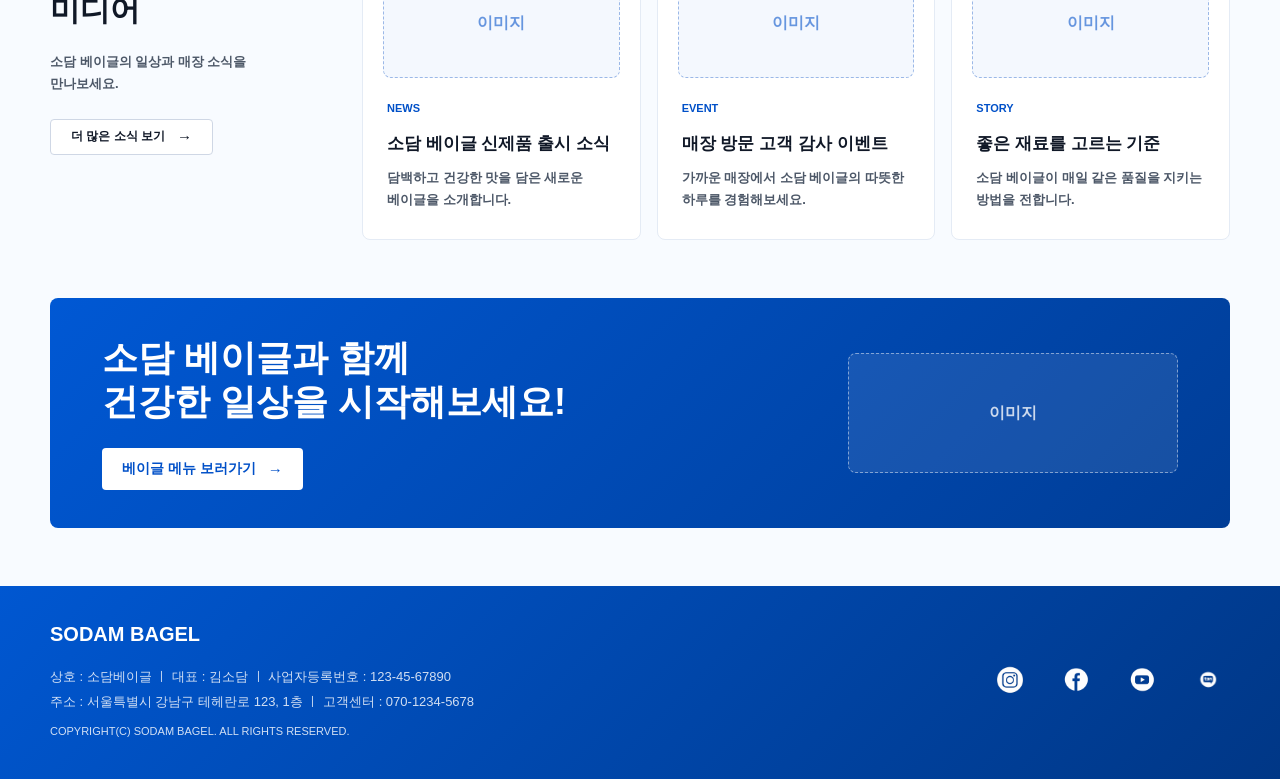
<file: story.html>
<!DOCTYPE html>
<html lang="ko">
  <head>
    <meta charset="UTF-8" />
    <meta name="viewport" content="width=device-width, initial-scale=1.0" />
    <title>이야기 | SODAM BAGEL</title>
    <link rel="stylesheet" href="./style.css" />
  </head>
  <body class="story-subpage">
    <header class="site-header">
      <div class="inner header-inner">
        <a class="brand" href="./index.html" aria-label="Sodam Bagel home">
          <img src="./이미지/header_mainlogo_crop.png" alt="SODAM BAGEL" />
        </a>
        <nav class="main-nav" id="main-nav" aria-label="주요 메뉴">
          <a href="./brand.html">브랜드</a>
          <a href="./bagel.html">베이글</a>
          <a class="active" href="./story.html">이야기</a>
          <a href="./recipe.html">레시피</a>
          <a href="./customer.html">고객센터</a>
        </nav>
        <div class="header-actions">
          <button type="button" aria-label="검색" onclick="location.href='./search.html'">
            <img src="./이미지/header_search_icon_crop.png" alt="" />
          </button>
          <button type="button" aria-label="마이페이지" onclick="location.href='./login.html'">
            <img src="./이미지/header_human_icon_crop.png" alt="" />
          </button>
          <button type="button" aria-label="장바구니" onclick="location.href='./cart.html'">
            <img src="./이미지/header_sp_icon03_crop.png" alt="" />
          </button>
        </div>
        <button class="menu-toggle" type="button" aria-label="메뉴 열기" aria-controls="main-nav" aria-expanded="false">
          <span></span>
          <span></span>
          <span></span>
        </button>
      </div>
      <nav class="sub-tabs story-tabs" aria-label="이야기 메뉴">
        <a class="active" href="#sodam-story">소담 이야기</a>
        <a href="#ingredients">건강한 재료</a>
        <a href="#lab">베이글 연구소</a>
        <a href="#media">미디어</a>
      </nav>
    </header>

    <main>
      <section class="story-hero" id="sodam-story">
        <div class="inner story-hero-inner">
          <div class="story-hero-copy">
            <p class="brand-label">SODAM STORY</p>
            <h1>소담의 진심이 담긴<br />건강한 베이글 이야기</h1>
            <p>좋은 재료로 정성껏 만든 베이글이<br />일상의 작은 행복이 되기를 바랍니다.</p>
          </div>
          <div class="story-hero-image image-slot">이미지</div>
        </div>
      </section>

      <section class="subpage-section story-origin">
        <div class="inner story-origin-layout">
          <div class="brand-side-copy">
            <p class="brand-label">BRAND STORY</p>
            <h2>소담 이야기</h2>
            <p>소담 베이글은 작은 정성이 모여 큰 행복이 된다는 마음으로 매일 건강한 베이글을 만듭니다.</p>
            <a class="btn outline" href="#">창업 이야기 보기</a>
          </div>
          <div class="story-main-image image-slot">이미지</div>
          <ol class="story-history">
            <li><strong>2019</strong><span>소담 베이글 첫 시작</span></li>
            <li><strong>2021</strong><span>첫 번째 매장 오픈</span></li>
            <li><strong>2023</strong><span>전국 10개 매장 돌파</span></li>
            <li><strong>2025</strong><span>더 건강한 베이글을 위해 오늘도 연구합니다.</span></li>
          </ol>
        </div>
      </section>

      <section class="subpage-section ingredients-section" id="ingredients">
        <div class="inner story-content-layout">
          <div class="brand-side-copy">
            <p class="brand-label">HEALTHY INGREDIENTS</p>
            <h2>건강한 재료</h2>
            <p>소담 베이글은 자연에서 온 좋은 재료만을 사용합니다.</p>
            <a class="btn outline" href="#">원재료 소개 보기</a>
          </div>
          <div class="story-card-grid">
            <article>
              <div class="story-card-image image-slot">이미지</div>
              <h3>국내산 밀가루</h3>
              <p>100% 국내산 밀로 더욱 쫄깃하고 고소하게 만듭니다.</p>
            </article>
            <article>
              <div class="story-card-image image-slot">이미지</div>
              <h3>프리미엄 크림치즈</h3>
              <p>진하고 부드러운 맛의 프리미엄 크림치즈를 사용합니다.</p>
            </article>
            <article>
              <div class="story-card-image image-slot">이미지</div>
              <h3>신선한 과일</h3>
              <p>계절에 맞는 제철 과일로 건강한 맛을 더합니다.</p>
            </article>
            <article>
              <div class="story-card-image image-slot">이미지</div>
              <h3>자연 유래 원료</h3>
              <p>설탕 대신 꿀과 천연 발효종 등 자연 유래 원료를 사용합니다.</p>
            </article>
          </div>
        </div>
      </section>

      <section class="subpage-section process-story-section" id="lab">
        <div class="inner story-content-layout">
          <div class="brand-side-copy">
            <p class="brand-label">PROCESS</p>
            <h2>생산 과정</h2>
            <p>정성스러운 손길과 철저한 위생 관리로 매일 맛있는 베이글을 만듭니다.</p>
            <a class="btn outline" href="#">생산 과정 자세히 보기</a>
          </div>
          <ol class="story-process-list">
            <li><strong>01</strong><span>반죽</span><p>정신간 저온 숙성으로 쫄깃한 식감 완성</p></li>
            <li><strong>02</strong><span>성형</span><p>하나하나 정성스럽게 수작업 성형</p></li>
            <li><strong>03</strong><span>삶기</span><p>끓는 물에 데쳐 겉은 쫄깃하게</p></li>
            <li><strong>04</strong><span>굽기</span><p>최적의 온도와 시간으로 맛과 향 완성</p></li>
            <li><strong>05</strong><span>포장</span><p>위생적으로 포장하여 신선하게 전달</p></li>
          </ol>
        </div>
      </section>

      <section class="subpage-section media-section" id="media">
        <div class="inner story-content-layout">
          <div class="brand-side-copy">
            <p class="brand-label">MEDIA</p>
            <h2>미디어</h2>
            <p>소담 베이글의 일상과 매장 소식을 만나보세요.</p>
            <a class="btn outline" href="#">더 많은 소식 보기</a>
          </div>
          <div class="media-list">
            <article><div class="media-image image-slot">이미지</div><span>NEWS</span><h3>소담 베이글 신제품 출시 소식</h3><p>담백하고 건강한 맛을 담은 새로운 베이글을 소개합니다.</p></article>
            <article><div class="media-image image-slot">이미지</div><span>EVENT</span><h3>매장 방문 고객 감사 이벤트</h3><p>가까운 매장에서 소담 베이글의 따뜻한 하루를 경험해보세요.</p></article>
            <article><div class="media-image image-slot">이미지</div><span>STORY</span><h3>좋은 재료를 고르는 기준</h3><p>소담 베이글이 매일 같은 품질을 지키는 방법을 전합니다.</p></article>
          </div>
        </div>
      </section>

      <section class="story-cta">
        <div class="inner story-cta-inner">
          <div>
            <h2>소담 베이글과 함께<br />건강한 일상을 시작해보세요!</h2>
            <a class="btn white" href="#">베이글 메뉴 보러가기</a>
          </div>
          <div class="story-cta-image image-slot">이미지</div>
        </div>
      </section>
    </main>

    <footer class="site-footer">
      <div class="inner footer-inner">
        <div>
          <strong class="footer-logo">SODAM BAGEL</strong>
          <p>상호 : 소담베이글 ㅣ 대표 : 김소담 ㅣ 사업자등록번호 : 123-45-67890</p>
          <p>주소 : 서울특별시 강남구 테헤란로 123, 1층 ㅣ 고객센터 : 070-1234-5678</p>
          <small>COPYRIGHT(C) SODAM BAGEL. ALL RIGHTS RESERVED.</small>
        </div>
        <div class="sns">
          <a href="#" aria-label="Instagram"><img src="./이미지/footer_icon1.png" alt="" /></a>
          <a href="#" aria-label="Facebook"><img src="./이미지/footer_icon2.png" alt="" /></a>
          <a href="#" aria-label="YouTube"><img src="./이미지/footer_icon3.png" alt="" /></a>
          <a href="#" aria-label="Blog"><img src="./이미지/footer_icon4.png" alt="" /></a>
        </div>
      </div>
    </footer>
    <script>
      const menuToggle = document.querySelector(".menu-toggle");
      const mainNav = document.querySelector(".main-nav");

      if (menuToggle && mainNav) {
        menuToggle.addEventListener("click", () => {
          const isOpen = menuToggle.getAttribute("aria-expanded") === "true";

          document.body.classList.toggle("nav-open", !isOpen);
          menuToggle.setAttribute("aria-expanded", String(!isOpen));
          menuToggle.setAttribute("aria-label", isOpen ? "메뉴 열기" : "메뉴 닫기");
        });

        mainNav.querySelectorAll("a").forEach((link) => {
          link.addEventListener("click", () => {
            document.body.classList.remove("nav-open");
            menuToggle.setAttribute("aria-expanded", "false");
            menuToggle.setAttribute("aria-label", "메뉴 열기");
          });
        });
      }
    </script>
  </body>
</html>
</file>
<file: style.css>
:root {
  --blue: #0050c8;
  --blue-deep: #003f9d;
  --blue-dark: #002f74;
  --yellow: #ffe100;
  --ink: #101827;
  --muted: #667085;
  --line: #e5eaf2;
  --surface: #f5f7fb;
  --white: #fff;
}

* {
  box-sizing: border-box;
}

html {
  scroll-behavior: smooth;
}

@media (prefers-reduced-motion: no-preference) {
  .reveal {
    opacity: 0;
    transform: translate(var(--reveal-x, -24px), 34px);
    transition:
      opacity 0.72s ease,
      transform 0.72s ease;
    transition-delay: var(--reveal-delay, 0ms);
    will-change: opacity, transform;
  }

  .reveal.is-visible {
    opacity: 1;
    transform: translateY(0);
  }
}

@media (prefers-reduced-motion: reduce) {
  html {
    scroll-behavior: auto;
  }
}

body {
  margin: 0;
  color: var(--ink);
  font-family: "Pretendard", "Noto Sans KR", "Apple SD Gothic Neo", Arial, sans-serif;
  word-break: keep-all;
  overflow-wrap: break-word;
  background: var(--white);
}

a {
  color: inherit;
  text-decoration: none;
}

img {
  display: block;
  max-width: 100%;
}

button {
  border: 0;
  background: none;
  cursor: pointer;
}

a,
button,
img {
  transition:
    transform 0.24s ease,
    opacity 0.24s ease,
    color 0.24s ease,
    background-color 0.24s ease,
    border-color 0.24s ease,
    box-shadow 0.24s ease;
}

.inner {
  width: min(1180px, calc(100% - 48px));
  margin: 0 auto;
}

.site-header {
  position: sticky;
  top: 0;
  z-index: 20;
  height: 72px;
  background: rgba(255, 255, 255, 0.96);
  border-bottom: 1px solid var(--line);
  backdrop-filter: blur(14px);
}

.header-inner {
  height: 100%;
  display: grid;
  grid-template-columns: 190px 1fr 145px;
  align-items: center;
  gap: 28px;
}

.brand {
  display: inline-flex;
  align-items: center;
  width: 150px;
  height: 28px;
}

.brand img {
  width: 150px;
  height: 28px;
  object-fit: contain;
  object-position: center;
}

.brand:hover img {
  transform: translateY(-1px);
}

.main-nav {
  display: flex;
  justify-content: center;
  gap: 56px;
  height: 100%;
  font-size: 15px;
  font-weight: 700;
}

.main-nav a {
  position: relative;
  display: inline-flex;
  align-items: center;
  height: 100%;
}

.main-nav a::after {
  position: absolute;
  left: 50%;
  bottom: 0;
  width: 56px;
  height: 4px;
  border-radius: 999px 999px 0 0;
  background: var(--blue);
  opacity: 0;
  transform: translateX(-50%) scaleX(0.45);
  transition:
    opacity 0.24s ease,
    transform 0.24s ease;
  content: "";
}

.main-nav a.active,
.main-nav a:hover {
  color: var(--blue);
}

.main-nav a.active::after,
.main-nav a:hover::after {
  opacity: 1;
  transform: translateX(-50%) scaleX(1);
}

.main-nav:hover a.active:not(:hover) {
  color: var(--ink);
}

.main-nav:hover a.active:not(:hover)::after {
  opacity: 0;
  transform: translateX(-50%) scaleX(0.45);
}

.header-actions {
  display: flex;
  justify-content: flex-end;
  gap: 16px;
}

.header-actions button {
  width: 24px;
  height: 24px;
  padding: 0;
}

.header-actions img {
  width: 100%;
  height: 100%;
  object-fit: contain;
  object-position: center;
}

.header-actions button:hover img {
  transform: translateY(-2px) scale(1.08);
}

.menu-toggle {
  display: none;
  align-items: center;
  justify-content: center;
  width: 42px;
  height: 42px;
  padding: 0;
  border: 1px solid transparent;
  border-radius: 4px;
}

.menu-toggle span {
  position: absolute;
  width: 20px;
  height: 2px;
  border-radius: 999px;
  background: var(--ink);
}

.menu-toggle span:nth-child(1) {
  transform: translateY(-7px);
}

.menu-toggle span:nth-child(3) {
  transform: translateY(7px);
}

.menu-toggle:hover {
  border-color: #d9e1ee;
  background: #f6f9fd;
}

.menu-toggle[aria-expanded="true"] span:nth-child(1) {
  transform: rotate(45deg);
}

.menu-toggle[aria-expanded="true"] span:nth-child(2) {
  opacity: 0;
}

.menu-toggle[aria-expanded="true"] span:nth-child(3) {
  transform: rotate(-45deg);
}

.hero {
  min-height: clamp(520px, 38vw, 640px);
  overflow: hidden;
  color: var(--white);
  background:
    radial-gradient(circle at 82% 33%, rgba(96, 150, 255, 0.26) 0 10%, transparent 20%),
    linear-gradient(135deg, #005bda 0%, #003b9d 58%, #003180 100%);
}

.hero-inner {
  position: relative;
  min-height: clamp(520px, 38vw, 640px);
  display: flex;
  align-items: center;
}

.hero-copy {
  position: relative;
  z-index: 2;
  width: 48%;
  max-width: 560px;
  padding-top: 8px;
}

.hero-copy p {
  margin: 0;
  font-size: 16px;
  line-height: 1.6;
  font-weight: 700;
  opacity: 0.9;
}

.hero-copy h1 {
  margin: 22px 0 26px;
  font-size: clamp(44px, 4.4vw, 60px);
  line-height: 1.16;
  letter-spacing: 0;
}

.hero-copy h1 span {
  color: var(--yellow);
}

.hero-copy .hero-text {
  width: min(100%, 420px);
  margin-bottom: 34px;
  font-size: 18px;
  line-height: 1.7;
}

.btn {
  display: inline-flex;
  align-items: center;
  justify-content: center;
  min-width: 142px;
  height: 42px;
  padding: 0 20px;
  border-radius: 4px;
  font-size: 14px;
  font-weight: 800;
}

.btn::after {
  margin-left: 12px;
  font-size: 15px;
  line-height: 1;
  content: "→";
}

.btn.white {
  color: var(--blue);
  background: var(--white);
}

.btn.outline {
  color: var(--ink);
  border: 1px solid #cfd7e5;
  background: var(--white);
}

.btn:hover {
  transform: translateY(-3px);
  box-shadow: 0 14px 28px rgba(0, 65, 160, 0.18);
}

.btn.white:hover {
  color: var(--blue-deep);
  background: #f7fbff;
}

.btn.outline:hover {
  color: var(--blue);
  border-color: var(--blue);
}

.hero-deco {
  position: absolute;
  top: -92px;
  right: 110px;
  z-index: 0;
  width: min(122vw, 1540px);
  height: 148%;
  object-fit: contain;
  object-position: center right;
  opacity: 0.52;
  pointer-events: none;
}

.hero-bagels {
  position: absolute;
  right: -196px;
  bottom: -82px;
  z-index: 1;
  width: min(76vw, 970px);
  height: 740px;
  object-fit: contain;
}

.hero-bagels:hover {
  transform: translateY(-8px) scale(1.02);
}

.section {
  padding: 72px 0;
}

.section-heading {
  display: flex;
  align-items: flex-end;
  justify-content: space-between;
  gap: 24px;
  margin-bottom: 34px;
}

.section-heading.compact {
  align-items: center;
  margin-bottom: 24px;
}

.eyebrow {
  margin: 0 0 10px;
  color: var(--blue);
  font-size: 12px;
  font-weight: 900;
  letter-spacing: 0.04em;
}

h2 {
  margin: 0;
  font-size: clamp(30px, 2.7vw, 38px);
  line-height: 1.22;
  letter-spacing: 0;
}

h2 span {
  color: var(--blue);
}

.section-heading p:not(.eyebrow),
.story-copy > p:not(.eyebrow) {
  max-width: 360px;
  margin: 16px 0 0;
  color: var(--muted);
  font-size: 15px;
  line-height: 1.65;
}

.product-section {
  background: linear-gradient(180deg, #fff 0%, #f7f9fd 100%);
}

.product-grid {
  display: grid;
  grid-template-columns: repeat(5, minmax(0, 1fr));
  gap: 16px;
}

.product-card {
  position: relative;
  min-height: 286px;
  overflow: hidden;
  padding: 28px 24px 20px;
  border: 1px solid #edf1f7;
  border-radius: 8px;
  background: #f4f7fc;
  box-shadow: 0 16px 35px rgba(16, 24, 39, 0.08);
}

.product-card:hover {
  transform: translateY(-8px);
  box-shadow: 0 22px 44px rgba(16, 24, 39, 0.14);
}

.product-card:hover img {
  transform: translateY(-10px) scale(1.14);
}

.product-card.featured {
  color: var(--white);
  background: linear-gradient(160deg, #0064eb 0%, #00419e 100%);
}

.badge {
  display: inline-flex;
  align-items: center;
  justify-content: center;
  height: 26px;
  padding: 0 12px;
  margin-bottom: 18px;
  border-radius: 4px;
  color: var(--blue-dark);
  background: var(--yellow);
  font-size: 12px;
  font-weight: 900;
}

.product-card h3 {
  position: relative;
  z-index: 2;
  margin: 0 0 14px;
  font-size: 17px;
  line-height: 1.45;
}

.product-card p {
  position: relative;
  z-index: 2;
  margin: 0;
  color: inherit;
  font-size: 13px;
  line-height: 1.65;
  opacity: 0.76;
}

.product-card img {
  position: absolute;
  right: -34px;
  bottom: -92px;
  width: 255px;
  height: 310px;
  object-fit: contain;
}

.product-card.cranberry img {
  bottom: -132px;
  width: 318px;
  height: 380px;
}

.product-card a {
  position: absolute;
  left: 24px;
  bottom: 20px;
  z-index: 2;
  font-size: 12px;
  font-weight: 800;
}

.product-card a::after,
.block-head > a::after {
  margin-left: 8px;
  font-size: 14px;
  line-height: 1;
  content: "→";
}

.product-card a:hover {
  color: var(--yellow);
}

.story-section {
  background: #f2f5fa;
}

.story-inner {
  display: grid;
  grid-template-columns: 0.9fr 0.72fr 0.98fr;
  align-items: center;
  gap: 54px;
}

.story-copy .btn {
  margin-top: 28px;
}

.timeline {
  position: relative;
  display: grid;
  gap: 30px;
  padding: 4px 0 4px 30px;
  margin: 0;
  list-style: none;
}

.timeline::before {
  position: absolute;
  top: 4px;
  bottom: 4px;
  left: 6px;
  width: 2px;
  background: #bdd2f6;
  content: "";
}

.timeline li {
  position: relative;
}

.timeline li::before {
  position: absolute;
  top: 7px;
  left: -30px;
  width: 10px;
  height: 10px;
  border-radius: 50%;
  background: var(--blue);
  content: "";
}

.timeline strong {
  display: block;
  margin-bottom: 5px;
  color: var(--blue-dark);
  font-size: 16px;
}

.timeline span {
  color: var(--muted);
  font-size: 14px;
  line-height: 1.55;
}

.story-image {
  position: relative;
  min-height: 600px;
}

.story-image img {
  position: relative;
  z-index: 1;
  width: 174%;
  max-width: none;
  height: 690px;
  object-fit: contain;
  transform: translateX(-20%);
}

.story-image:hover img {
  transform: translateX(-20%) translateY(-8px) scale(1.04);
}

.recipe-grid {
  display: grid;
  grid-template-columns: repeat(5, minmax(0, 1fr));
  gap: 16px;
}

.recipe-grid article {
  overflow: hidden;
  border-radius: 8px;
  background: #f3f6fb;
  border: 1px solid #e9eef6;
}

.recipe-grid article:hover {
  transform: translateY(-6px);
  box-shadow: 0 18px 34px rgba(16, 24, 39, 0.12);
}

.recipe-grid article:hover img {
  transform: scale(1.06);
}

.recipe-grid img,
.missing-image {
  width: 100%;
  aspect-ratio: 1.45 / 1;
  object-fit: cover;
  background: #e8eef8;
}

.missing-image {
  display: grid;
  place-items: center;
  color: #7890b6;
  font-size: 13px;
  font-weight: 800;
  line-height: 1.5;
  text-align: center;
}

.recipe-grid h3 {
  margin: 18px 18px 8px;
  font-size: 15px;
  line-height: 1.45;
}

.recipe-grid p {
  min-height: 42px;
  margin: 0 18px 18px;
  color: var(--muted);
  font-size: 13px;
  line-height: 1.6;
}

.news-contact {
  padding-top: 10px;
}

.news-contact-inner {
  display: grid;
  grid-template-columns: 1fr 1.08fr;
  align-items: stretch;
  gap: 28px;
}

.notice-block {
  min-height: 260px;
  padding: 32px 36px;
  border: 1px solid #e9eef6;
  border-radius: 8px;
  background: #f3f6fb;
}

.block-head {
  display: flex;
  align-items: flex-end;
  justify-content: space-between;
  gap: 16px;
  margin-bottom: 16px;
}

.block-head h2,
.contact-card h2 {
  font-size: 31px;
}

.block-head > a {
  font-size: 13px;
  font-weight: 800;
}

.notice-list {
  display: grid;
  gap: 8px;
  padding: 0;
  margin: 0;
  list-style: none;
}

.notice-list li {
  display: grid;
  grid-template-columns: 62px 1fr 98px;
  align-items: center;
  gap: 14px;
  min-height: 32px;
  font-size: 14px;
}

.notice-list span {
  display: inline-flex;
  align-items: center;
  justify-content: center;
  height: 24px;
  border-radius: 4px;
  color: var(--white);
  background: var(--blue);
  font-size: 12px;
  font-weight: 800;
}

.notice-list a {
  overflow: hidden;
  font-weight: 700;
  text-overflow: ellipsis;
  white-space: nowrap;
}

.notice-list a:hover,
.block-head > a:hover {
  color: var(--blue);
}

.notice-list time {
  color: #8a98ad;
  font-size: 13px;
}

.contact-card {
  position: relative;
  overflow: hidden;
  min-height: 260px;
  padding: 36px 42px;
  color: var(--white);
  border-radius: 8px;
  background: linear-gradient(140deg, #0061e8 0%, #0040a4 100%);
}

.contact-card:hover {
  box-shadow: 0 22px 46px rgba(0, 64, 164, 0.2);
}

.contact-card .eyebrow,
.contact-card h2,
.contact-card p {
  color: var(--white);
}

.contact-card p {
  margin: 10px 0 16px;
  opacity: 0.86;
}

.contact-card dl {
  display: grid;
  gap: 8px;
  margin: 0;
}

.contact-card dl div {
  display: grid;
  grid-template-columns: 28px 38px minmax(0, 1fr);
  align-items: start;
  gap: 12px;
  font-size: 14px;
  line-height: 1.45;
}

.contact-card dl div::before {
  width: 28px;
  height: 28px;
  margin-top: -3px;
  background-position: center;
  background-repeat: no-repeat;
  background-size: 28px 28px;
  content: "";
}

.contact-card dl div:nth-child(1)::before {
  background-image: url("./이미지/sec04_icon1.png");
}

.contact-card dl div:nth-child(2)::before {
  background-image: url("./이미지/sec04_icon2.png");
}

.contact-card dl div:nth-child(3)::before {
  background-image: url("./이미지/sec04_icon3.png");
}

.contact-card dt {
  font-weight: 900;
}

.contact-card dd {
  margin: 0;
}

.contact-actions {
  display: flex;
  align-items: center;
  margin-top: 16px;
}

.contact-card > div {
  position: relative;
  z-index: 2;
  width: min(55%, 340px);
}

.contact-card > img {
  position: absolute;
  right: -42px;
  bottom: -116px;
  width: 400px;
  height: 340px;
  object-fit: contain;
}

.contact-card:hover > img {
  transform: translateY(-8px) scale(1.04);
}

.site-footer {
  padding: 38px 0 42px;
  color: rgba(255, 255, 255, 0.82);
  background: linear-gradient(135deg, #0057d1 0%, #003786 100%);
}

.footer-inner {
  display: flex;
  align-items: center;
  justify-content: space-between;
  gap: 32px;
}

.footer-logo {
  display: block;
  margin: 0 0 24px;
  color: var(--white);
  font-size: 20px;
  line-height: 1;
  font-weight: 900;
  letter-spacing: 0;
}

.site-footer p {
  margin: 0 0 7px;
  font-size: 13px;
}

.site-footer small {
  display: block;
  margin-top: 14px;
  font-size: 11px;
}

.sns {
  display: flex;
  gap: 22px;
}

.sns a {
  display: grid;
  place-items: center;
  width: 44px;
  height: 44px;
}

.sns img {
  width: 44px;
  height: 44px;
  object-fit: contain;
}

.sns a:hover {
  transform: translateY(-3px);
}

.brand-subpage {
  background: #fff;
}

.brand-subpage .site-header {
  position: sticky;
}

.brand-subpage .main-nav a::after {
  display: none;
}

.sub-tabs,
.brand-tabs {
  display: flex;
  justify-content: center;
  gap: 56px;
  height: 44px;
  background: rgba(255, 255, 255, 0.96);
  border-top: 1px solid var(--line);
  border-bottom: 1px solid var(--line);
}

.sub-tabs a,
.brand-tabs a {
  position: relative;
  display: inline-flex;
  align-items: center;
  color: #3b4758;
  font-size: 13px;
  font-weight: 800;
}

.sub-tabs a::after,
.brand-tabs a::after {
  position: absolute;
  left: 50%;
  bottom: 0;
  width: 68px;
  height: 3px;
  background: var(--blue);
  opacity: 0;
  transform: translateX(-50%) scaleX(0.5);
  transition:
    opacity 0.24s ease,
    transform 0.24s ease;
  content: "";
}

.sub-tabs a.active,
.sub-tabs a:hover,
.brand-tabs a.active,
.brand-tabs a:hover {
  color: var(--blue);
}

.sub-tabs a.active::after,
.sub-tabs a:hover::after,
.brand-tabs a.active::after,
.brand-tabs a:hover::after {
  opacity: 1;
  transform: translateX(-50%) scaleX(1);
}

.sub-tabs:hover a.active:not(:hover),
.brand-tabs:hover a.active:not(:hover) {
  color: #3b4758;
}

.sub-tabs:hover a.active:not(:hover)::after,
.brand-tabs:hover a.active:not(:hover)::after {
  opacity: 0;
  transform: translateX(-50%) scaleX(0.5);
}

.story-subpage .main-nav a::after {
  display: none;
}

.recipe-subpage .main-nav a::after {
  display: none;
}

.bagel-subpage .main-nav a::after {
  display: none;
}

.customer-subpage .main-nav a::after {
  display: none;
}

.search-subpage .main-nav a::after {
  display: none;
}

.auth-page .main-nav a::after {
  display: none;
}

.cart-page .main-nav a::after {
  display: none;
}

.cart-section {
  padding: 54px 0;
  background: var(--white);
}

.cart-breadcrumb {
  margin: 0 0 16px;
  color: #667085;
  font-size: 13px;
  font-weight: 700;
}

.cart-section h1 {
  margin: 0 0 10px;
  font-size: 38px;
}

.cart-summary-text {
  margin: 0 0 34px;
  font-size: 17px;
  font-weight: 700;
}

.cart-summary-text strong {
  color: var(--blue);
}

.cart-layout {
  display: grid;
  grid-template-columns: 1fr 340px;
  gap: 42px;
  align-items: start;
}

.cart-list {
  border: 1px solid #dfe7f2;
  border-radius: 8px;
  overflow: hidden;
  background: var(--white);
}

.cart-list-head {
  display: flex;
  align-items: center;
  justify-content: space-between;
  min-height: 54px;
  padding: 0 24px;
  border-bottom: 1px solid #dfe7f2;
  font-size: 13px;
  font-weight: 800;
}

.cart-list-head label {
  display: inline-flex;
  align-items: center;
  gap: 8px;
}

.cart-list-head button,
.cart-actions-row button {
  color: #667085;
  font-size: 13px;
  font-weight: 800;
}

.cart-item {
  display: grid;
  grid-template-columns: 20px 140px 1fr 116px 100px 28px;
  align-items: center;
  gap: 22px;
  padding: 24px;
  border-bottom: 1px solid #dfe7f2;
}

.cart-item-image {
  height: 112px;
  font-size: 16px;
}

.cart-item-info h2 {
  margin: 0 0 12px;
  font-size: 17px;
}

.cart-item-info p {
  margin: 0;
  color: #667085;
  font-size: 13px;
  line-height: 1.65;
  font-weight: 700;
}

.qty-control {
  display: grid;
  grid-template-columns: 36px 40px 36px;
  height: 38px;
  border: 1px solid #d3dce9;
  border-radius: 4px;
  overflow: hidden;
  text-align: center;
}

.qty-control button,
.qty-control span {
  display: grid;
  place-items: center;
  font-weight: 900;
}

.qty-control button {
  border-right: 1px solid #d3dce9;
  border-left: 1px solid #d3dce9;
}

.cart-item > strong {
  font-size: 17px;
  text-align: right;
}

.cart-remove {
  color: #667085;
  font-size: 26px;
}

.cart-actions-row {
  display: flex;
  align-items: center;
  justify-content: space-between;
  padding: 20px 24px;
}

.order-summary-card {
  position: sticky;
  top: 96px;
  padding: 32px;
  border-radius: 10px;
  background: #f7faff;
  box-shadow: 0 14px 34px rgba(16, 24, 39, 0.06);
}

.order-summary-card h2 {
  margin-bottom: 28px;
  font-size: 24px;
}

.order-summary-card dl {
  display: grid;
  gap: 16px;
  padding-bottom: 20px;
  margin: 0 0 18px;
  border-bottom: 1px solid #dfe7f2;
}

.order-summary-card dl div,
.total-price {
  display: flex;
  align-items: center;
  justify-content: space-between;
  gap: 16px;
}

.order-summary-card dt,
.order-summary-card dd {
  margin: 0;
  font-size: 14px;
  font-weight: 800;
}

.discount {
  color: #e02d2d;
}

.coupon-input {
  display: flex;
  height: 40px;
  margin-bottom: 22px;
}

.coupon-input input {
  flex: 1;
  min-width: 0;
  padding: 0 12px;
  border: 1px solid #dfe7f2;
  border-right: 0;
  border-radius: 4px 0 0 4px;
}

.coupon-input button {
  width: 64px;
  border: 1px solid #dfe7f2;
  border-radius: 0 4px 4px 0;
  background: var(--white);
  font-size: 12px;
  font-weight: 900;
}

.total-price {
  margin-bottom: 26px;
  font-size: 18px;
  font-weight: 900;
}

.total-price strong {
  color: var(--blue);
  font-size: 28px;
}

.order-button,
.gift-button {
  width: 100%;
  height: 52px;
  border-radius: 6px;
  font-size: 15px;
  font-weight: 900;
}

.order-button {
  color: var(--white);
  background: var(--blue);
}

.gift-button {
  margin-top: 10px;
  border: 1px solid var(--blue);
  background: var(--white);
  color: var(--blue);
}

.delivery-progress {
  margin-top: 24px;
  padding: 18px;
  border-radius: 8px;
  background: var(--white);
}

.delivery-progress strong,
.delivery-progress p {
  display: block;
  margin: 0;
  font-size: 13px;
}

.delivery-progress p {
  margin-top: 8px;
  color: #667085;
}

.delivery-progress span {
  display: block;
  height: 10px;
  margin-top: 16px;
  border-radius: 999px;
  background: linear-gradient(90deg, var(--blue) 63%, #dfe7f2 63%);
}

.cart-recommend-section,
.cart-service-section,
.cart-login-banner {
  padding: 44px 0;
  background: var(--white);
}

.cart-recommend-section h2 {
  margin-bottom: 24px;
  font-size: 24px;
}

.cart-recommend-grid {
  display: grid;
  grid-template-columns: repeat(5, minmax(0, 1fr));
  gap: 18px;
}

.cart-recommend-image {
  height: 140px;
  margin-bottom: 14px;
  font-size: 18px;
}

.cart-recommend-grid h3 {
  margin: 0 0 10px;
  font-size: 15px;
}

.cart-service-grid {
  display: grid;
  grid-template-columns: repeat(3, minmax(0, 1fr));
  gap: 18px;
  padding: 30px;
  border-radius: 8px;
  background: #f4f8fe;
}

.cart-service-grid article {
  text-align: center;
}

.cart-service-grid strong {
  display: block;
  margin-bottom: 8px;
  font-size: 16px;
}

.cart-service-grid span {
  color: #4d5868;
  font-size: 13px;
  font-weight: 700;
}

.cart-login-inner {
  display: flex;
  align-items: center;
  justify-content: space-between;
  gap: 34px;
  padding: 34px 52px;
  border-radius: 8px;
  color: var(--white);
  background: linear-gradient(135deg, #0058d4 0%, #003d96 100%);
}

.cart-login-inner h2 {
  margin-bottom: 24px;
  color: var(--white);
  font-size: 28px;
}

.cart-banner-image {
  width: min(38%, 340px);
  height: 130px;
  color: rgba(255, 255, 255, 0.78);
  border-color: rgba(255, 255, 255, 0.46);
  background: rgba(255, 255, 255, 0.09);
}

.auth-hero {
  background: linear-gradient(90deg, #fff 0%, #fff 50%, #f8fbff 50%, #f8fbff 100%);
}

.auth-layout {
  display: grid;
  grid-template-columns: 1fr 0.86fr;
  min-height: 640px;
  gap: 46px;
  align-items: center;
}

.auth-visual {
  position: relative;
  min-height: 560px;
  display: flex;
  flex-direction: column;
  justify-content: space-between;
  padding: 58px 0 0;
}

.auth-copy {
  position: relative;
  z-index: 2;
}

.auth-copy h1 {
  margin: 0 0 26px;
  font-size: clamp(36px, 4vw, 54px);
  line-height: 1.25;
  letter-spacing: 0;
}

.auth-copy h1 span,
.member-benefit-section h2 span {
  color: var(--blue);
}

.auth-copy p {
  margin: 0;
  color: #4d5868;
  font-size: 17px;
  line-height: 1.8;
  font-weight: 700;
}

.auth-image {
  width: min(100%, 520px);
  height: 300px;
  font-size: 34px;
}

.auth-card {
  width: min(100%, 520px);
  padding: 48px;
  border: 1px solid #e4ebf5;
  border-radius: 12px;
  background: var(--white);
  box-shadow: 0 18px 44px rgba(16, 24, 39, 0.08);
}

.auth-card h2 {
  margin-bottom: 30px;
  font-size: 34px;
}

.auth-form,
.terms-form {
  display: grid;
  gap: 14px;
}

.auth-form input[type="email"],
.auth-form input[type="password"] {
  width: 100%;
  height: 52px;
  padding: 0 18px;
  border: 1px solid #dfe7f2;
  border-radius: 6px;
  font: inherit;
}

.auth-row {
  display: flex;
  align-items: center;
  justify-content: space-between;
  gap: 12px;
  margin: 4px 0 8px;
  color: #4d5868;
  font-size: 14px;
  font-weight: 700;
}

.auth-row label {
  display: inline-flex;
  align-items: center;
  gap: 8px;
}

.auth-primary {
  width: 100%;
  height: 52px;
  border-radius: 6px;
  color: var(--white);
  background: var(--blue);
  font-size: 15px;
  font-weight: 900;
}

.auth-divider {
  display: flex;
  align-items: center;
  gap: 18px;
  margin: 28px 0;
  color: #7c899a;
  font-size: 13px;
  font-weight: 800;
}

.auth-divider::before,
.auth-divider::after {
  flex: 1;
  height: 1px;
  background: #dfe7f2;
  content: "";
}

.social-login-list {
  display: grid;
  gap: 10px;
}

.social-login-list button {
  height: 48px;
  border: 1px solid #dfe7f2;
  border-radius: 6px;
  background: var(--white);
  font-size: 14px;
  font-weight: 900;
}

.auth-join-banner,
.auth-help-section,
.member-benefit-section {
  padding: 52px 0;
  background: var(--white);
}

.auth-banner-inner {
  display: flex;
  align-items: center;
  justify-content: space-between;
  gap: 28px;
  padding: 34px 52px;
  border-radius: 10px;
  background: #edf4ff;
}

.auth-banner-inner h2 {
  margin-bottom: 10px;
  font-size: 24px;
}

.auth-banner-inner p {
  margin: 0;
  color: #4d5868;
  font-weight: 700;
}

.member-benefit-section {
  text-align: center;
}

.member-benefit-section h2 {
  margin-bottom: 44px;
  font-size: 32px;
}

.member-benefit-grid {
  display: grid;
  grid-template-columns: repeat(4, minmax(0, 1fr));
  gap: 18px;
}

.member-benefit-grid article {
  min-height: 176px;
  padding: 40px 24px;
  border: 1px solid #e2e9f4;
  border-radius: 8px;
  background: var(--white);
}

.member-benefit-grid strong {
  display: block;
  margin-bottom: 16px;
  font-size: 17px;
}

.member-benefit-grid p {
  margin: 0;
  color: #4d5868;
  font-size: 14px;
  line-height: 1.7;
  font-weight: 700;
}

.auth-help-grid {
  display: grid;
  grid-template-columns: repeat(3, minmax(0, 1fr));
  gap: 24px;
}

.auth-help-grid article {
  padding: 28px 30px;
  border: 1px solid #e2e9f4;
  border-radius: 8px;
  background: var(--white);
}

.auth-help-grid h3 {
  margin: 0 0 10px;
  font-size: 18px;
}

.auth-help-grid p {
  margin: 0 0 18px;
  color: #4d5868;
  font-size: 14px;
  line-height: 1.7;
  font-weight: 700;
}

.auth-help-grid a {
  color: var(--blue);
  font-size: 13px;
  font-weight: 900;
}

.signup-point-list {
  display: grid;
  gap: 22px;
  padding: 34px 0 0;
  margin: 0;
  list-style: none;
}

.signup-point-list li {
  display: grid;
  gap: 7px;
  padding-left: 68px;
}

.signup-point-list strong {
  font-size: 17px;
}

.signup-point-list span {
  color: #4d5868;
  font-size: 14px;
  font-weight: 700;
}

.signup-steps {
  display: grid;
  grid-template-columns: repeat(3, minmax(0, 1fr));
  gap: 10px;
  padding-bottom: 28px;
  margin-bottom: 32px;
  border-bottom: 1px solid #dfe7f2;
  color: #7c899a;
  text-align: center;
  font-size: 13px;
  font-weight: 900;
}

.signup-steps .active {
  color: var(--blue);
}

.terms-form h3 {
  margin: 0 0 6px;
  font-size: 24px;
}

.terms-form > p {
  margin: 0 0 16px;
  color: #4d5868;
  font-weight: 700;
}

.terms-form label {
  display: flex;
  align-items: center;
  gap: 10px;
  min-height: 46px;
  padding: 0 16px;
  border: 1px solid #dfe7f2;
  border-radius: 6px;
  font-size: 14px;
  font-weight: 800;
}

.auth-cancel {
  display: flex;
  align-items: center;
  justify-content: center;
  height: 48px;
  border: 1px solid #dfe7f2;
  border-radius: 6px;
  font-weight: 900;
}

.search-head {
  padding: 48px 0 34px;
  background: var(--white);
}

.search-back {
  display: inline-flex;
  align-items: center;
  margin-bottom: 24px;
  font-size: 24px;
  font-weight: 900;
}

.search-back::before {
  margin-right: 12px;
  content: "<";
}

.search-page-form {
  display: flex;
  width: min(100%, 650px);
  height: 52px;
  margin: 0 auto 24px;
}

.search-page-form input {
  flex: 1;
  min-width: 0;
  padding: 0 24px;
  border: 1px solid #b9c6da;
  border-right: 0;
  border-radius: 999px 0 0 999px;
  font: inherit;
  font-weight: 800;
}

.search-page-form button {
  width: 62px;
  border-radius: 0 8px 8px 0;
  color: var(--white);
  background: var(--blue);
  font-size: 12px;
  font-weight: 900;
}

.search-count {
  margin: 0 0 36px;
  text-align: center;
  font-size: 17px;
  font-weight: 900;
}

.search-count strong {
  color: var(--blue);
}

.search-result-tabs {
  display: grid;
  grid-template-columns: repeat(6, minmax(0, 1fr));
  border: 1px solid #dfe7f2;
  border-radius: 8px;
  overflow: hidden;
}

.search-result-tabs button {
  min-height: 64px;
  border-right: 1px solid #dfe7f2;
  color: #263241;
  background: var(--white);
  font-size: 14px;
  font-weight: 900;
}

.search-result-tabs button:last-child {
  border-right: 0;
}

.search-result-tabs button.active,
.search-result-tabs button:hover {
  color: var(--white);
  background: var(--blue);
}

.search-body {
  padding: 0 0 58px;
  background: var(--white);
}

.search-layout {
  display: grid;
  grid-template-columns: 180px 1fr;
  gap: 42px;
}

.search-filter {
  padding-right: 28px;
  border-right: 1px solid #dfe7f2;
}

.filter-head {
  display: flex;
  align-items: center;
  justify-content: space-between;
  margin-bottom: 24px;
}

.filter-head h2 {
  font-size: 18px;
}

.filter-head button {
  color: #7c899a;
  font-size: 12px;
  font-weight: 800;
}

.search-filter fieldset {
  display: grid;
  gap: 14px;
  padding: 0 0 28px;
  margin: 0 0 28px;
  border: 0;
  border-bottom: 1px solid #e8eef6;
}

.search-filter legend {
  margin-bottom: 16px;
  font-size: 15px;
  font-weight: 900;
}

.search-filter label {
  display: flex;
  align-items: center;
  gap: 8px;
  color: #263241;
  font-size: 13px;
  font-weight: 700;
}

.search-filter select {
  width: 100%;
  height: 38px;
  padding: 0 12px;
  border: 1px solid #dfe7f2;
  border-radius: 4px;
  background: var(--white);
}

.search-results {
  display: grid;
  gap: 52px;
}

.result-title-row {
  display: flex;
  align-items: center;
  justify-content: space-between;
  gap: 18px;
  margin-bottom: 20px;
}

.result-title-row h2 {
  font-size: 24px;
}

.result-title-row h2 span {
  color: inherit;
  font-size: 18px;
}

.result-title-row a {
  font-size: 13px;
  font-weight: 900;
}

.result-title-row a::after {
  margin-left: 8px;
  content: "→";
}

.search-product-grid {
  display: grid;
  grid-template-columns: repeat(4, minmax(0, 1fr));
  gap: 20px;
}

.search-product-grid article {
  overflow: hidden;
  border: 1px solid #e2e9f4;
  border-radius: 8px;
  background: var(--white);
}

.search-product-image {
  height: 170px;
  border-width: 0 0 1px;
  border-radius: 0;
}

.search-product-grid h3 {
  margin: 18px 16px 10px;
  font-size: 16px;
}

.search-product-grid p {
  min-height: 46px;
  margin: 0 16px 18px;
  color: #4d5868;
  font-size: 13px;
  line-height: 1.65;
  font-weight: 700;
}

.search-product-grid strong {
  display: block;
  margin: 0 16px 18px;
  font-size: 18px;
}

.search-list-grid {
  display: grid;
  grid-template-columns: repeat(3, minmax(0, 1fr));
  gap: 22px;
}

.search-list-grid article {
  display: grid;
  grid-template-columns: 90px 1fr;
  column-gap: 16px;
  align-items: center;
}

.search-thumb {
  grid-row: span 2;
  height: 82px;
  font-size: 13px;
}

.search-list-grid h3 {
  margin: 0 0 8px;
  font-size: 15px;
}

.search-list-grid p {
  margin: 0;
  color: #4d5868;
  font-size: 12px;
  line-height: 1.6;
  font-weight: 700;
}

.search-bottom-grid {
  display: grid;
  grid-template-columns: 1fr 1fr;
  gap: 38px;
}

.search-notice-list,
.search-faq-list {
  display: grid;
  border-top: 1px solid #dfe7f2;
}

.search-notice-list div,
.search-faq-list article {
  min-height: 45px;
  border-bottom: 1px solid #e8eef6;
}

.search-notice-list div {
  display: grid;
  grid-template-columns: 70px 1fr 100px;
  align-items: center;
  gap: 12px;
}

.search-notice-list span {
  display: inline-grid;
  place-items: center;
  height: 24px;
  border-radius: 999px;
  color: var(--blue);
  background: #edf4ff;
  font-size: 11px;
  font-weight: 900;
}

.search-notice-list strong,
.search-faq-list article {
  font-size: 13px;
  font-weight: 800;
}

.search-notice-list time {
  color: #7c899a;
  font-size: 12px;
  text-align: right;
}

.search-faq-list article {
  display: flex;
  align-items: center;
}

.search-help {
  display: flex;
  align-items: center;
  justify-content: space-between;
  gap: 28px;
  padding: 34px 52px;
  border-radius: 8px;
  background: #edf4ff;
}

.search-help h2 {
  margin-bottom: 10px;
  font-size: 24px;
}

.search-help p {
  margin: 0;
  color: #4d5868;
  font-size: 14px;
  font-weight: 700;
}

.search-help .btn.white {
  color: var(--white);
  background: var(--blue);
}

.customer-hero {
  background: linear-gradient(90deg, #fff 0%, #fff 38%, #f8fbff 38%, #eef5ff 100%);
}

.customer-hero-inner {
  display: grid;
  grid-template-columns: 0.82fr 1.18fr;
  align-items: center;
  gap: 56px;
  min-height: 340px;
}

.customer-hero-copy h1 {
  margin: 0 0 20px;
  font-size: clamp(38px, 4vw, 54px);
  line-height: 1.2;
}

.customer-hero-copy h1 span {
  color: var(--blue);
}

.customer-hero-copy p:not(.brand-label) {
  margin: 0 0 24px;
  color: #4d5868;
  font-size: 16px;
  line-height: 1.7;
  font-weight: 700;
}

.customer-search {
  display: flex;
  width: min(100%, 390px);
  height: 46px;
}

.customer-search input {
  flex: 1;
  min-width: 0;
  padding: 0 16px;
  border: 1px solid #dfe7f2;
  border-right: 0;
  border-radius: 4px 0 0 4px;
  font: inherit;
}

.customer-search button {
  width: 52px;
  border-radius: 0 4px 4px 0;
  color: var(--white);
  background: var(--blue);
  font-size: 12px;
  font-weight: 900;
}

.customer-hero-image {
  height: 250px;
  font-size: 32px;
}

.customer-section {
  padding: 56px 0;
}

.faq-section,
.inquiry-section,
.store-contact-section {
  background: #f8fbff;
}

.notice-section,
.guide-section {
  background: var(--white);
}

.customer-two-column {
  display: grid;
  grid-template-columns: 240px 1fr;
  gap: 72px;
  align-items: start;
}

.notice-table {
  border-top: 1px solid #dfe7f2;
}

.notice-table div {
  display: grid;
  grid-template-columns: 70px 1fr 110px;
  align-items: center;
  gap: 18px;
  min-height: 48px;
  border-bottom: 1px solid #e8eef6;
}

.notice-table span {
  display: inline-grid;
  place-items: center;
  height: 24px;
  border-radius: 999px;
  color: var(--blue);
  background: #edf4ff;
  font-size: 11px;
  font-weight: 900;
}

.notice-table strong {
  font-size: 14px;
}

.notice-table time {
  color: #7c899a;
  font-size: 13px;
  text-align: right;
}

.faq-tabs {
  display: flex;
  flex-wrap: wrap;
  gap: 10px;
  margin-bottom: 18px;
}

.faq-tabs button {
  min-width: 78px;
  height: 34px;
  padding: 0 16px;
  border: 1px solid #dfe7f2;
  border-radius: 999px;
  background: var(--white);
  font-size: 12px;
  font-weight: 900;
}

.faq-tabs button.active,
.faq-tabs button:hover {
  color: var(--white);
  border-color: var(--blue);
  background: var(--blue);
}

.faq-list {
  display: grid;
  gap: 10px;
}

.faq-list article {
  padding: 18px 22px;
  border: 1px solid #e2e9f4;
  border-radius: 8px;
  background: var(--white);
}

.faq-list article.open {
  background: #f1f6ff;
}

.faq-list h3 {
  margin: 0;
  color: var(--blue);
  font-size: 15px;
}

.faq-list p {
  margin: 14px 0 0;
  color: #4d5868;
  font-size: 13px;
  line-height: 1.7;
  font-weight: 700;
}

.contact-mini-card {
  margin-top: 18px;
  padding: 20px;
  border: 1px solid #e2e9f4;
  border-radius: 8px;
  background: var(--white);
}

.contact-mini-card strong,
.contact-mini-card span,
.contact-mini-card small {
  display: block;
}

.contact-mini-card span {
  margin: 8px 0 4px;
  color: var(--blue);
  font-size: 18px;
  font-weight: 900;
}

.contact-mini-card small {
  color: #667085;
  font-size: 12px;
  font-weight: 700;
}

.inquiry-form {
  display: grid;
  gap: 12px;
}

.inquiry-form label {
  display: grid;
  grid-template-columns: 90px 1fr;
  align-items: start;
  gap: 12px;
}

.inquiry-form label span {
  padding-top: 12px;
  font-size: 13px;
  font-weight: 900;
}

.inquiry-form input,
.inquiry-form select,
.inquiry-form textarea {
  width: 100%;
  min-height: 44px;
  padding: 0 14px;
  border: 1px solid #dfe7f2;
  border-radius: 4px;
  background: var(--white);
  font: inherit;
}

.inquiry-form textarea {
  min-height: 130px;
  padding-top: 14px;
  resize: vertical;
}

.inquiry-form button {
  height: 48px;
  margin-left: 102px;
  border-radius: 4px;
  color: var(--white);
  background: var(--blue);
  font-size: 14px;
  font-weight: 900;
}

.guide-grid {
  display: grid;
  grid-template-columns: repeat(4, minmax(0, 1fr));
  gap: 16px;
}

.guide-grid article {
  min-height: 126px;
  padding: 30px 20px;
  border: 1px solid #e2e9f4;
  border-radius: 8px;
  background: var(--white);
  text-align: center;
}

.guide-grid strong {
  display: block;
  margin-bottom: 10px;
  font-size: 16px;
}

.guide-grid span {
  color: #4d5868;
  font-size: 12px;
  font-weight: 700;
}

.store-contact-grid {
  display: grid;
  grid-template-columns: repeat(4, minmax(0, 1fr));
  gap: 16px;
}

.store-contact-grid article {
  display: grid;
  grid-template-columns: 82px 1fr;
  column-gap: 14px;
  align-items: center;
  padding: 12px;
  border: 1px solid #e2e9f4;
  border-radius: 8px;
  background: var(--white);
}

.store-contact-image {
  grid-row: span 3;
  height: 72px;
  font-size: 13px;
}

.store-contact-grid strong,
.store-contact-grid span,
.store-contact-grid p {
  margin: 0;
}

.store-contact-grid strong {
  font-size: 14px;
}

.store-contact-grid span,
.store-contact-grid p {
  color: #4d5868;
  font-size: 12px;
  font-weight: 700;
}

.bagel-hero {
  overflow: hidden;
  background: linear-gradient(90deg, #fff 0%, #fff 38%, #f8fbff 38%, #eef5ff 100%);
}

.bagel-hero-inner {
  display: grid;
  grid-template-columns: 0.82fr 1.18fr;
  align-items: center;
  gap: 56px;
  min-height: 390px;
}

.bagel-hero-copy h1 {
  margin: 0 0 24px;
  font-size: clamp(42px, 4.4vw, 62px);
  line-height: 1.16;
  letter-spacing: 0;
}

.bagel-hero-copy h1 span,
.bagel-point-layout h2 span {
  color: var(--blue);
}

.bagel-hero-copy p:not(.brand-label) {
  margin: 0;
  color: #4d5868;
  font-size: 16px;
  line-height: 1.75;
  font-weight: 700;
}

.bagel-hero-image {
  height: 300px;
  font-size: 34px;
}

.bagel-products,
.bagel-point-section,
.nutrition-section,
.bagel-recipe-section {
  padding: 58px 0;
}

.bagel-products,
.bagel-recipe-section {
  background: var(--white);
}

.bagel-point-section {
  background: linear-gradient(90deg, #fbf8f2 0%, #fff 100%);
}

.nutrition-section {
  background: #f8fbff;
}

.bagel-filter-tabs {
  display: flex;
  flex-wrap: wrap;
  gap: 12px;
  margin-bottom: 34px;
}

.bagel-filter-tabs button {
  min-width: 132px;
  height: 40px;
  padding: 0 18px;
  border: 1px solid #dfe7f2;
  border-radius: 999px;
  color: #263241;
  background: var(--white);
  font-size: 13px;
  font-weight: 900;
}

.bagel-filter-tabs button.active,
.bagel-filter-tabs button:hover {
  color: var(--white);
  border-color: var(--blue);
  background: var(--blue);
}

.bagel-title-row {
  display: flex;
  align-items: flex-end;
  justify-content: space-between;
  gap: 24px;
  margin-bottom: 26px;
}

.sort-button {
  min-width: 92px;
  height: 38px;
  border: 1px solid #dfe7f2;
  border-radius: 4px;
  color: #263241;
  background: var(--white);
  font-size: 13px;
  font-weight: 800;
}

.bagel-product-grid {
  display: grid;
  grid-template-columns: repeat(5, minmax(0, 1fr));
  gap: 18px;
}

.bagel-product-grid article {
  overflow: hidden;
  border: 1px solid #e4ebf5;
  border-radius: 8px;
  background: var(--white);
}

.bagel-product-image {
  height: 175px;
  border-width: 0 0 1px;
  border-radius: 0;
  font-size: 20px;
}

.bagel-product-grid h3 {
  margin: 18px 16px 10px;
  font-size: 16px;
}

.bagel-product-grid p {
  min-height: 48px;
  margin: 0 16px 18px;
  color: #4d5868;
  font-size: 13px;
  line-height: 1.65;
  font-weight: 700;
}

.bagel-product-grid strong {
  display: block;
  margin: 0 16px 18px;
  font-size: 18px;
}

.bagel-more {
  display: flex;
  justify-content: center;
  margin-top: 26px;
}

.bagel-point-layout {
  display: grid;
  grid-template-columns: 240px 1fr;
  align-items: center;
  gap: 58px;
}

.bagel-point-grid {
  display: grid;
  grid-template-columns: repeat(4, minmax(0, 1fr));
  gap: 16px;
}

.bagel-point-grid article {
  min-height: 170px;
  padding: 26px 22px;
  border: 1px solid #e4ebf5;
  border-radius: 8px;
  background: var(--white);
  text-align: center;
}

.bagel-point-grid span {
  display: inline-grid;
  place-items: center;
  width: 42px;
  height: 42px;
  margin-bottom: 18px;
  border-radius: 50%;
  color: var(--blue);
  background: #edf4ff;
  font-weight: 900;
}

.bagel-point-grid h3 {
  margin: 0 0 12px;
  font-size: 15px;
}

.bagel-point-grid p {
  margin: 0;
  color: #4d5868;
  font-size: 12px;
  line-height: 1.65;
  font-weight: 700;
}

.nutrition-layout {
  display: grid;
  grid-template-columns: 1fr 0.72fr;
  align-items: center;
  gap: 52px;
}

.nutrition-grid {
  display: grid;
  grid-template-columns: repeat(6, minmax(0, 1fr));
  gap: 10px;
  margin-top: 28px;
}

.nutrition-grid article {
  min-height: 92px;
  padding: 20px 10px;
  border: 1px solid #dfe7f2;
  border-radius: 8px;
  background: var(--white);
  text-align: center;
}

.nutrition-grid span {
  display: block;
  margin-bottom: 10px;
  color: #667085;
  font-size: 12px;
  font-weight: 800;
}

.nutrition-grid strong {
  display: block;
  font-size: 16px;
}

.nutrition-image {
  height: 220px;
  font-size: 28px;
}

.bagel-recipe-grid {
  display: grid;
  grid-template-columns: repeat(5, minmax(0, 1fr));
  gap: 16px;
}

.bagel-recipe-image {
  height: 130px;
  margin-bottom: 14px;
  font-size: 18px;
}

.bagel-recipe-grid h3 {
  margin: 0 0 8px;
  font-size: 15px;
  line-height: 1.45;
}

.bagel-recipe-grid p {
  margin: 0;
  color: var(--blue);
  font-size: 12px;
  font-weight: 800;
}

.bagel-service-strip {
  padding: 26px 0;
  background: #f8fbff;
}

.bagel-service-grid {
  display: grid;
  grid-template-columns: repeat(4, minmax(0, 1fr));
  gap: 18px;
}

.bagel-service-grid article {
  padding: 18px 20px;
  border-radius: 8px;
  background: var(--white);
}

.bagel-service-grid strong {
  display: block;
  margin-bottom: 6px;
  font-size: 15px;
}

.bagel-service-grid span {
  color: #4d5868;
  font-size: 12px;
  font-weight: 700;
}

.recipe-hero {
  overflow: hidden;
  background: linear-gradient(90deg, #fff 0%, #fff 38%, #f8fbff 38%, #eef5ff 100%);
}

.recipe-hero-inner {
  display: grid;
  grid-template-columns: 0.82fr 1.18fr;
  align-items: center;
  gap: 56px;
  min-height: 390px;
}

.recipe-hero-copy h1 {
  margin: 0 0 24px;
  font-size: clamp(42px, 4.4vw, 62px);
  line-height: 1.16;
  letter-spacing: 0;
}

.recipe-hero-copy h1 span {
  color: var(--blue);
}

.recipe-hero-copy p:not(.brand-label) {
  margin: 0 0 28px;
  color: #4d5868;
  font-size: 16px;
  line-height: 1.75;
  font-weight: 700;
}

.recipe-hero-copy .btn.white {
  color: var(--white);
  background: var(--blue);
}

.recipe-hero-image {
  height: 300px;
  font-size: 34px;
}

.recipe-category-section,
.recipe-list-section,
.video-recipe-section,
.sns-recipe-section {
  padding: 58px 0;
}

.recipe-list-section,
.sns-recipe-section {
  background: var(--white);
}

.video-recipe-section,
.recipe-category-section {
  background: #f8fbff;
}

.recipe-section-head h2 {
  margin: 0;
  font-size: 34px;
  line-height: 1.25;
}

.recipe-section-head p:not(.brand-label) {
  margin: 16px 0 0;
  color: #4d5868;
  font-size: 14px;
  line-height: 1.7;
  font-weight: 700;
}

.recipe-category-tabs {
  display: grid;
  grid-template-columns: repeat(5, minmax(0, 1fr));
  margin-top: 38px;
  border: 1px solid #dfe7f2;
  border-radius: 8px;
  overflow: hidden;
  background: var(--white);
}

.recipe-category-tabs button {
  min-height: 72px;
  border-right: 1px solid #dfe7f2;
  color: #263241;
  font-size: 14px;
  font-weight: 900;
}

.recipe-category-tabs button:last-child {
  border-right: 0;
}

.recipe-category-tabs button.active,
.recipe-category-tabs button:hover {
  color: var(--blue);
  box-shadow: inset 0 0 0 2px var(--blue);
}

.recipe-title-row {
  display: flex;
  align-items: flex-end;
  justify-content: space-between;
  gap: 24px;
  margin-bottom: 34px;
}

.recipe-title-row .btn {
  height: 36px;
  font-size: 12px;
}

.recipe-card-grid,
.video-recipe-grid {
  display: grid;
  grid-template-columns: repeat(4, minmax(0, 1fr));
  gap: 18px;
}

.recipe-card-grid article,
.video-recipe-grid article {
  overflow: hidden;
  border: 1px solid #e4ebf5;
  border-radius: 8px;
  background: var(--white);
}

.recipe-card-image {
  height: 150px;
  border-width: 0 0 1px;
  border-radius: 0;
  font-size: 20px;
}

.recipe-card-grid span {
  display: inline-flex;
  min-width: 48px;
  height: 22px;
  align-items: center;
  justify-content: center;
  margin: 14px 16px 10px;
  border-radius: 3px;
  color: var(--white);
  background: var(--blue);
  font-size: 11px;
  font-weight: 900;
}

.recipe-card-grid h3,
.video-recipe-grid h3 {
  margin: 0 16px 10px;
  font-size: 16px;
  line-height: 1.45;
}

.recipe-card-grid p,
.video-recipe-grid p {
  min-height: 44px;
  margin: 0 16px 16px;
  color: #4d5868;
  font-size: 13px;
  line-height: 1.65;
  font-weight: 700;
}

.recipe-card-grid small {
  display: block;
  padding: 13px 16px;
  border-top: 1px solid #edf1f6;
  color: #667085;
  font-size: 12px;
  font-weight: 800;
}

.video-image {
  height: 142px;
  margin: 0;
  border-width: 0 0 1px;
  border-radius: 0;
  font-size: 20px;
}

.sns-recipe-grid {
  display: grid;
  grid-template-columns: repeat(5, minmax(0, 1fr));
  gap: 16px;
}

.sns-image {
  height: 132px;
  font-size: 18px;
}

.story-hero {
  min-height: 320px;
  color: var(--white);
  background: linear-gradient(135deg, #2f3338 0%, #14191f 100%);
}

.story-hero-inner {
  min-height: 320px;
  display: grid;
  grid-template-columns: 0.88fr 1.12fr;
  align-items: center;
  gap: 54px;
}

.story-hero h1 {
  margin: 0 0 22px;
  font-size: clamp(36px, 4vw, 52px);
  line-height: 1.24;
  letter-spacing: 0;
}

.story-hero .brand-label {
  color: rgba(255, 255, 255, 0.82);
}

.story-hero p:not(.brand-label) {
  margin: 0;
  color: rgba(255, 255, 255, 0.86);
  font-size: 16px;
  line-height: 1.75;
  font-weight: 700;
}

.subpage-section {
  padding: 58px 0;
}

.story-origin,
.process-story-section {
  background: var(--white);
}

.ingredients-section,
.media-section {
  background: #f8fbff;
}

.story-origin-layout,
.story-content-layout {
  display: grid;
  grid-template-columns: 240px 1fr;
  gap: 72px;
  align-items: start;
}

.story-origin-layout {
  grid-template-columns: 240px 1fr 220px;
  align-items: center;
}

.image-slot {
  display: grid;
  place-items: center;
  border: 1px dashed #9bb8e7;
  border-radius: 8px;
  color: rgba(0, 80, 200, 0.58);
  background: #f4f8fe;
  font-weight: 900;
}

.story-hero-image {
  height: 230px;
  color: rgba(255, 255, 255, 0.78);
  border-color: rgba(255, 255, 255, 0.46);
  background: rgba(255, 255, 255, 0.08);
  font-size: 30px;
}

.story-main-image {
  height: 230px;
  font-size: 28px;
}

.story-card-image {
  height: 92px;
  margin: -8px -4px 22px;
  font-size: 16px;
}

.media-image {
  height: 110px;
  margin: -8px -4px 20px;
  font-size: 16px;
}

.story-cta-image {
  width: min(38%, 330px);
  height: 120px;
  color: rgba(255, 255, 255, 0.78);
  border-color: rgba(255, 255, 255, 0.46);
  background: rgba(255, 255, 255, 0.09);
}

.story-history {
  display: grid;
  gap: 24px;
  padding: 4px 0 4px 30px;
  margin: 0;
  border-left: 1px solid #cddbef;
  list-style: none;
}

.story-history li {
  position: relative;
}

.story-history li::before {
  position: absolute;
  left: -36px;
  top: 4px;
  width: 10px;
  height: 10px;
  border-radius: 50%;
  background: var(--blue);
  content: "";
}

.story-history strong {
  display: block;
  margin-bottom: 7px;
  color: var(--ink);
  font-size: 14px;
}

.story-history span {
  color: #4d5868;
  font-size: 13px;
  line-height: 1.6;
  font-weight: 700;
}

.story-card-grid {
  display: grid;
  grid-template-columns: repeat(4, minmax(0, 1fr));
  gap: 16px;
}

.story-card-grid article,
.media-list article {
  min-height: 150px;
  padding: 28px 24px;
  border: 1px solid #e4ebf5;
  border-radius: 8px;
  background: var(--white);
}

.story-card-grid h3,
.media-list h3 {
  margin: 0 0 12px;
  font-size: 17px;
}

.story-card-grid p,
.media-list p {
  margin: 0;
  color: #4d5868;
  font-size: 13px;
  line-height: 1.7;
  font-weight: 700;
}

.story-process-list {
  display: grid;
  grid-template-columns: repeat(5, minmax(0, 1fr));
  gap: 18px;
  padding: 0;
  margin: 0;
  list-style: none;
  text-align: center;
}

.story-process-list li {
  position: relative;
  padding: 26px 16px;
  border: 1px solid #e4ebf5;
  border-radius: 8px;
  background: #fff;
}

.story-process-list strong {
  display: block;
  color: var(--blue);
  font-size: 14px;
  font-weight: 900;
}

.story-process-list span {
  display: block;
  margin: 8px 0 14px;
  font-size: 16px;
  font-weight: 900;
}

.story-process-list p {
  margin: 0;
  color: #4d5868;
  font-size: 12px;
  line-height: 1.65;
  font-weight: 700;
}

.media-list {
  display: grid;
  grid-template-columns: repeat(3, minmax(0, 1fr));
  gap: 16px;
}

.media-list span {
  display: inline-flex;
  margin-bottom: 18px;
  color: var(--blue);
  font-size: 11px;
  font-weight: 900;
}

.story-cta {
  padding: 0 0 58px;
  background: #f8fbff;
}

.story-cta-inner {
  display: flex;
  align-items: center;
  justify-content: space-between;
  gap: 32px;
  padding: 38px 52px;
  border-radius: 8px;
  color: var(--white);
  background: linear-gradient(135deg, #0058d4 0%, #003d96 100%);
}

.story-cta h2 {
  margin-bottom: 24px;
  color: var(--white);
  font-size: clamp(28px, 3vw, 36px);
}

.brand-intro {
  overflow: hidden;
  min-height: 430px;
  background:
    linear-gradient(90deg, #fff 0%, #fff 34%, rgba(241, 246, 255, 0.82) 34%, #f8fbff 100%);
}

.brand-intro-inner {
  position: relative;
  min-height: 430px;
  display: flex;
  align-items: center;
}

.brand-page-copy {
  position: relative;
  z-index: 2;
  width: 45%;
}

.brand-label {
  margin: 0 0 18px;
  color: var(--blue);
  font-size: 11px;
  line-height: 1;
  font-weight: 900;
}

.brand-page-copy h1 {
  margin: 0 0 18px;
  font-size: clamp(34px, 3.4vw, 46px);
  line-height: 1.22;
  letter-spacing: 0;
}

.brand-page-copy h1 span,
.brand-side-copy h2 span {
  color: var(--blue);
}

.brand-page-copy p:not(.brand-label) {
  margin: 0;
  color: #4d5868;
  font-size: 14px;
  line-height: 1.7;
  font-weight: 700;
}

.brand-visual-panel {
  position: absolute;
  right: -24px;
  top: 40px;
  display: grid;
  place-items: center;
  width: 66%;
  height: 350px;
  border: 1px dashed #9bb8e7;
  border-radius: 10px;
  color: rgba(0, 80, 200, 0.58);
  background: #eef5ff;
  font-size: 34px;
  font-weight: 900;
}

.brand-section {
  padding: 62px 0;
}

.brand-two-column {
  display: grid;
  grid-template-columns: 220px 1fr;
  gap: 70px;
  align-items: start;
}

.brand-side-copy h2 {
  margin: 0;
  font-size: 30px;
  line-height: 1.25;
}

.brand-side-copy p {
  margin: 22px 0 0;
  color: #4d5868;
  font-size: 13px;
  line-height: 1.7;
  font-weight: 700;
}

.brand-side-copy .btn {
  margin-top: 24px;
  min-width: 136px;
  height: 36px;
  font-size: 12px;
}

.philosophy-grid {
  display: grid;
  grid-template-columns: repeat(3, minmax(0, 1fr));
  gap: 16px;
}

.philosophy-grid article {
  min-height: 205px;
  padding: 34px 28px 28px;
  border: 1px solid #e6ebf4;
  border-radius: 8px;
  background: var(--white);
  text-align: center;
  box-shadow: 0 14px 30px rgba(16, 24, 39, 0.04);
}

.brand-circle-icon {
  position: relative;
  display: grid;
  place-items: center;
  width: 58px;
  height: 58px;
  margin: 0 auto 26px;
  border-radius: 50%;
  background: #edf4ff;
}

.brand-circle-icon::before,
.brand-circle-icon::after {
  position: absolute;
  content: "";
}

.leaf-icon::before {
  width: 24px;
  height: 15px;
  border: 3px solid var(--blue);
  border-radius: 18px 18px 18px 2px;
  transform: rotate(-38deg);
}

.heart-icon::before,
.heart-icon::after {
  top: 19px;
  width: 16px;
  height: 24px;
  border: 3px solid var(--blue);
  border-bottom: 0;
  border-radius: 18px 18px 0 0;
}

.heart-icon::before {
  left: 18px;
  transform: rotate(-45deg);
}

.heart-icon::after {
  right: 18px;
  transform: rotate(45deg);
}

.globe-icon::before {
  width: 28px;
  height: 28px;
  border: 3px solid var(--blue);
  border-radius: 50%;
}

.globe-icon::after {
  width: 3px;
  height: 28px;
  border-left: 3px solid var(--blue);
  border-right: 3px solid var(--blue);
}

.philosophy-grid h3 {
  margin: 0 0 12px;
  font-size: 16px;
}

.philosophy-grid p {
  margin: 0;
  color: #4d5868;
  font-size: 13px;
  line-height: 1.7;
  font-weight: 700;
}

.history-section {
  border-top: 1px solid #edf1f6;
}

.history-layout {
  align-items: center;
}

.history-line {
  position: relative;
  display: grid;
  grid-template-columns: repeat(5, minmax(0, 1fr));
  gap: 24px;
  padding: 0;
  margin: 0;
  list-style: none;
}

.history-line::before {
  position: absolute;
  left: 5%;
  right: 5%;
  top: 38px;
  height: 1px;
  background: #d4dfef;
  content: "";
}

.history-line li {
  position: relative;
  padding-top: 0;
}

.history-line li::before {
  display: block;
  width: 12px;
  height: 12px;
  margin: 19px 0 18px 10px;
  border: 3px solid #d8e6ff;
  border-radius: 50%;
  background: var(--blue);
  content: "";
}

.history-line strong {
  color: var(--blue);
  font-size: 13px;
  font-weight: 900;
}

.history-line span {
  display: block;
  color: #263241;
  font-size: 12px;
  line-height: 1.6;
  font-weight: 700;
}

.store-section,
.directions-section {
  background: #f8fbff;
}

.store-stats {
  display: grid;
  grid-template-columns: repeat(4, minmax(0, 1fr));
  gap: 14px;
  margin-bottom: 18px;
}

.store-stats article {
  min-height: 70px;
  padding: 18px 18px;
  border: 1px solid #e4ebf5;
  border-radius: 8px;
  background: var(--white);
}

.store-stats strong {
  display: block;
  color: var(--blue);
  font-size: 23px;
  line-height: 1;
}

.store-stats span {
  display: block;
  margin-top: 8px;
  color: #374151;
  font-size: 12px;
  font-weight: 800;
}

.store-grid {
  display: grid;
  grid-template-columns: repeat(4, minmax(0, 1fr));
  gap: 14px;
}

.store-grid article {
  min-width: 0;
}

.store-image-placeholder {
  display: grid;
  place-items: center;
  width: 100%;
  aspect-ratio: 1 / 0.98;
  border-radius: 6px;
  border: 1px dashed #9bb8e7;
  color: rgba(0, 80, 200, 0.58);
  background: #f4f8fe;
  font-size: 18px;
  font-weight: 900;
}

.store-grid h3 {
  margin: 16px 0 6px;
  font-size: 15px;
}

.store-grid p {
  margin: 0;
  color: #606b7c;
  font-size: 12px;
  font-weight: 700;
}

.directions-layout {
  align-items: center;
}

.direction-list {
  display: grid;
  gap: 0;
  padding: 22px 0 0;
  margin: 0;
  list-style: none;
}

.direction-list li {
  padding: 14px 0;
  border-top: 1px solid #dce4ef;
}

.direction-list strong {
  display: block;
  color: var(--blue);
  font-size: 13px;
  line-height: 1.4;
}

.direction-list span {
  display: block;
  margin-top: 4px;
  color: #4d5868;
  font-size: 12px;
  font-weight: 700;
}

.map-panel {
  position: relative;
  min-height: 238px;
}

.google-map {
  width: 100%;
  height: 238px;
  border: 0;
  border-radius: 6px;
  background: #eaf1f8;
}

.map-card {
  position: absolute;
  right: 44px;
  top: 50%;
  width: 230px;
  padding: 24px 24px 22px;
  border-radius: 8px;
  background: var(--white);
  box-shadow: 0 14px 32px rgba(16, 24, 39, 0.15);
  transform: translateY(-50%);
}

.map-card h3 {
  margin: 0 0 10px;
  font-size: 22px;
}

.map-card p {
  margin: 0 0 18px;
  color: #4d5868;
  font-size: 12px;
  line-height: 1.65;
  font-weight: 700;
}

.map-card .btn {
  min-width: 160px;
  height: 38px;
  color: var(--white);
  background: var(--blue);
  font-size: 12px;
}

@media (max-width: 1020px) {
  .header-inner {
    grid-template-columns: 160px 1fr 120px;
  }

  .main-nav {
    gap: 28px;
  }

  .product-grid,
  .recipe-grid {
    grid-template-columns: repeat(3, minmax(0, 1fr));
  }

  .story-inner,
  .news-contact-inner {
    grid-template-columns: 1fr;
  }

  .contact-card > div {
    width: 62%;
  }

  .sub-tabs,
  .brand-tabs {
    gap: 34px;
  }

  .brand-two-column {
    grid-template-columns: 1fr;
    gap: 34px;
  }

  .brand-side-copy {
    max-width: 420px;
  }

  .store-stats,
  .store-grid {
    grid-template-columns: repeat(2, minmax(0, 1fr));
  }

  .story-origin-layout,
  .story-content-layout {
    grid-template-columns: 1fr;
    gap: 32px;
  }

  .story-hero-inner {
    grid-template-columns: 1fr;
    gap: 28px;
    padding: 42px 0;
  }

  .story-origin-layout {
    grid-template-columns: 1fr;
  }

  .story-card-grid,
  .story-process-list {
    grid-template-columns: repeat(2, minmax(0, 1fr));
  }

  .media-list {
    grid-template-columns: 1fr;
  }

  .recipe-hero-inner {
    grid-template-columns: 1fr;
    gap: 30px;
    padding: 44px 0;
  }

  .bagel-hero-inner {
    grid-template-columns: 1fr;
    gap: 30px;
    padding: 44px 0;
  }

  .customer-hero-inner {
    grid-template-columns: 1fr;
    gap: 30px;
    padding: 44px 0;
  }

  .search-layout {
    grid-template-columns: 1fr;
  }

  .search-filter {
    padding-right: 0;
    border-right: 0;
  }

  .search-result-tabs,
  .search-product-grid {
    grid-template-columns: repeat(2, minmax(0, 1fr));
  }

  .search-list-grid,
  .search-bottom-grid {
    grid-template-columns: 1fr;
  }

  .auth-layout {
    grid-template-columns: 1fr;
    gap: 30px;
    padding: 44px 0;
  }

  .auth-visual {
    min-height: auto;
    padding: 0;
  }

  .auth-image {
    margin-top: 34px;
  }

  .auth-card {
    width: 100%;
  }

  .member-benefit-grid {
    grid-template-columns: repeat(2, minmax(0, 1fr));
  }

  .auth-help-grid {
    grid-template-columns: 1fr;
  }

  .cart-layout {
    grid-template-columns: 1fr;
  }

  .order-summary-card {
    position: static;
  }

  .cart-recommend-grid {
    grid-template-columns: repeat(2, minmax(0, 1fr));
  }

  .recipe-card-grid,
  .video-recipe-grid,
  .bagel-product-grid,
  .bagel-point-grid,
  .bagel-recipe-grid {
    grid-template-columns: repeat(2, minmax(0, 1fr));
  }

  .recipe-category-tabs {
    grid-template-columns: repeat(3, minmax(0, 1fr));
  }

  .sns-recipe-grid {
    grid-template-columns: repeat(3, minmax(0, 1fr));
  }

  .bagel-point-layout,
  .nutrition-layout,
  .customer-two-column {
    grid-template-columns: 1fr;
  }

  .nutrition-grid,
  .bagel-service-grid,
  .guide-grid,
  .store-contact-grid {
    grid-template-columns: repeat(2, minmax(0, 1fr));
  }
}

@media (max-width: 760px) {
  .inner {
    width: min(100% - 32px, 540px);
  }

  .site-header {
    height: 66px;
  }

  .header-inner {
    position: relative;
    grid-template-columns: 1fr auto auto;
    gap: 10px;
  }

  .brand,
  .brand img {
    width: 137px;
    height: 26px;
  }

  .main-nav {
    position: absolute;
    top: calc(100% + 1px);
    left: 0;
    right: 0;
    display: grid;
    justify-content: stretch;
    gap: 0;
    height: auto;
    overflow: hidden;
    padding: 8px;
    border: 1px solid var(--line);
    border-top: 0;
    border-radius: 0 0 8px 8px;
    background: rgba(255, 255, 255, 0.98);
    box-shadow: 0 18px 34px rgba(16, 24, 39, 0.12);
    font-size: 14px;
    opacity: 0;
    pointer-events: none;
    transform: translateY(-8px);
  }

  .nav-open .main-nav {
    opacity: 1;
    pointer-events: auto;
    transform: translateY(0);
  }

  .main-nav a {
    min-height: 44px;
    padding: 0 12px;
    border-radius: 4px;
  }

  .main-nav a.active,
  .main-nav a:hover {
    color: var(--blue);
    background: #eef5ff;
  }

  .main-nav a::after {
    display: none;
  }

  .header-actions {
    gap: 10px;
  }

  .header-actions button {
    width: 22px;
    height: 22px;
  }

  .menu-toggle {
    position: relative;
    display: inline-flex;
  }

  .hero,
  .hero-inner {
    min-height: 690px;
  }

  .hero-inner {
    align-items: flex-start;
    padding-top: 56px;
  }

  .hero-copy {
    width: 100%;
  }

  .hero-bagels {
    right: 50%;
    bottom: -92px;
    width: 700px;
    max-width: none;
    transform: translateX(58%);
  }

  .hero-bagels:hover {
    transform: translateX(58%) translateY(-8px) scale(1.02);
  }

  .hero-deco {
    top: 16px;
    right: 50%;
    width: 1160px;
    height: 680px;
    max-width: none;
    opacity: 0.5;
    transform: translateX(44%);
  }

  .section {
    padding: 56px 0;
  }

  .section-heading {
    align-items: flex-start;
    flex-direction: column;
  }

  .product-grid,
  .recipe-grid {
    grid-template-columns: 1fr;
  }

  .product-card {
    min-height: 245px;
  }

  .product-card img {
    right: -14px;
    bottom: -96px;
  }

  .story-inner {
    gap: 32px;
  }

  .story-image img {
    width: 130%;
    max-width: none;
    height: 500px;
    transform: translateX(-12%);
  }

  .story-image:hover img {
    transform: translateX(-12%) translateY(-8px) scale(1.04);
  }

  .story-image {
    min-height: 500px;
  }

  .notice-list li {
    grid-template-columns: 54px 1fr;
  }

  .notice-list time {
    grid-column: 2;
  }

  .notice-block {
    padding: 32px 26px;
  }

  .contact-card {
    min-height: 470px;
    padding: 32px 26px;
  }

  .contact-card > div {
    width: 100%;
  }

  .contact-card > img {
    right: 50%;
    bottom: -118px;
    width: 390px;
    transform: translateX(52%);
  }

  .contact-card:hover > img {
    transform: translateX(52%) translateY(-8px) scale(1.04);
  }

  .footer-inner {
    align-items: flex-start;
    flex-direction: column;
  }

  .brand-subpage .site-header {
    height: auto;
  }

  .sub-tabs,
  .brand-tabs {
    justify-content: flex-start;
    gap: 0;
    height: auto;
    overflow-x: auto;
    padding: 0 16px;
  }

  .sub-tabs a,
  .brand-tabs a {
    flex: 0 0 auto;
    min-height: 42px;
    padding: 0 14px;
    font-size: 12px;
  }

  .sub-tabs a::after,
  .brand-tabs a::after {
    width: 58px;
  }

  .brand-intro,
  .brand-intro-inner {
    min-height: 660px;
  }

  .brand-intro-inner {
    align-items: flex-start;
    padding-top: 44px;
  }

  .brand-page-copy {
    width: 100%;
  }

  .brand-page-copy h1 {
    font-size: 36px;
  }

  .brand-visual-panel {
    top: auto;
    right: 50%;
    bottom: 0;
    width: min(100%, 540px);
    height: 330px;
    transform: translateX(58%);
  }

  .brand-section {
    padding: 48px 0;
  }

  .philosophy-grid,
  .history-line,
  .store-stats,
  .store-grid {
    grid-template-columns: 1fr;
  }

  .history-line {
    gap: 20px;
  }

  .history-line::before {
    left: 6px;
    right: auto;
    top: 8px;
    bottom: 8px;
    width: 1px;
    height: auto;
  }

  .history-line li {
    display: grid;
    grid-template-columns: 32px 72px 1fr;
    align-items: start;
  }

  .history-line li::before {
    grid-column: 1;
    margin: 2px 0 0;
  }

  .history-line strong {
    grid-column: 2;
  }

  .history-line span {
    grid-column: 3;
  }

  .map-card {
    position: static;
    width: 100%;
    margin-top: 14px;
    transform: none;
  }

  .story-subpage .site-header {
    height: auto;
  }

  .story-hero {
    min-height: auto;
  }

  .story-hero h1 {
    font-size: 34px;
  }

  .subpage-section {
    padding: 46px 0;
  }

  .story-card-grid,
  .story-process-list {
    grid-template-columns: 1fr;
  }

  .story-cta-inner {
    align-items: stretch;
    flex-direction: column;
    padding: 34px 26px;
  }

  .story-cta-image {
    width: 100%;
  }

  .recipe-subpage .site-header {
    height: auto;
  }

  .bagel-subpage .site-header {
    height: auto;
  }

  .customer-subpage .site-header {
    height: auto;
  }

  .search-subpage .site-header {
    height: auto;
  }

  .auth-page .site-header {
    height: auto;
  }

  .recipe-hero-inner {
    min-height: auto;
  }

  .bagel-hero-inner {
    min-height: auto;
  }

  .customer-hero-inner {
    min-height: auto;
  }

  .recipe-hero-copy h1 {
    font-size: 38px;
  }

  .bagel-hero-copy h1 {
    font-size: 38px;
  }

  .customer-hero-copy h1 {
    font-size: 36px;
  }

  .recipe-hero-image {
    height: 240px;
  }

  .bagel-hero-image {
    height: 240px;
  }

  .customer-hero-image {
    height: 230px;
  }

  .search-head {
    padding: 36px 0 28px;
  }

  .search-back {
    font-size: 20px;
  }

  .search-page-form {
    height: 48px;
  }

  .search-result-tabs,
  .search-product-grid,
  .search-list-grid {
    grid-template-columns: 1fr;
  }

  .search-result-tabs button {
    min-height: 52px;
    border-right: 0;
    border-bottom: 1px solid #dfe7f2;
  }

  .search-result-tabs button:last-child {
    border-bottom: 0;
  }

  .search-list-grid article {
    grid-template-columns: 86px 1fr;
  }

  .search-notice-list div {
    grid-template-columns: 62px 1fr;
    padding: 10px 0;
  }

  .search-notice-list time {
    grid-column: 2;
    text-align: left;
  }

  .search-help {
    align-items: flex-start;
    flex-direction: column;
    padding: 28px 24px;
  }

  .auth-hero {
    background: #f8fbff;
  }

  .auth-copy h1 {
    font-size: 34px;
  }

  .auth-card {
    padding: 32px 24px;
  }

  .auth-card h2 {
    font-size: 30px;
  }

  .auth-banner-inner {
    align-items: flex-start;
    flex-direction: column;
    padding: 28px 24px;
  }

  .member-benefit-grid {
    grid-template-columns: 1fr;
  }

  .signup-steps {
    gap: 4px;
    font-size: 11px;
  }

  .cart-page .site-header {
    height: auto;
  }

  .cart-section {
    padding: 40px 0;
  }

  .cart-item {
    grid-template-columns: 20px 92px 1fr;
    gap: 14px;
    padding: 18px;
  }

  .cart-item-image {
    height: 88px;
  }

  .cart-item-info,
  .cart-item > strong {
    grid-column: 3;
  }

  .qty-control {
    grid-column: 3;
    width: 112px;
  }

  .cart-remove {
    grid-column: 3;
    justify-self: end;
    margin-top: -42px;
  }

  .cart-actions-row,
  .cart-login-inner {
    align-items: stretch;
    flex-direction: column;
  }

  .cart-recommend-grid,
  .cart-service-grid {
    grid-template-columns: 1fr;
  }

  .cart-login-inner {
    padding: 30px 24px;
  }

  .cart-banner-image {
    width: 100%;
  }

  .recipe-category-section,
  .recipe-list-section,
  .video-recipe-section,
  .sns-recipe-section,
  .bagel-products,
  .bagel-point-section,
  .nutrition-section,
  .bagel-recipe-section,
  .customer-section {
    padding: 46px 0;
  }

  .recipe-title-row {
    align-items: flex-start;
    flex-direction: column;
  }

  .recipe-category-tabs,
  .recipe-card-grid,
  .video-recipe-grid,
  .sns-recipe-grid,
  .bagel-product-grid,
  .bagel-point-grid,
  .nutrition-grid,
  .bagel-recipe-grid,
  .bagel-service-grid {
    grid-template-columns: 1fr;
  }

  .notice-table div {
    grid-template-columns: 62px 1fr;
    gap: 10px;
    padding: 12px 0;
  }

  .notice-table time {
    grid-column: 2;
    text-align: left;
  }

  .inquiry-form label {
    grid-template-columns: 1fr;
    gap: 6px;
  }

  .inquiry-form label span {
    padding-top: 0;
  }

  .inquiry-form button {
    margin-left: 0;
  }

  .guide-grid,
  .store-contact-grid {
    grid-template-columns: 1fr;
  }

  .bagel-title-row {
    align-items: flex-start;
    flex-direction: column;
  }

  .bagel-filter-tabs button {
    width: 100%;
  }

  .recipe-category-tabs button {
    min-height: 56px;
    border-right: 0;
    border-bottom: 1px solid #dfe7f2;
  }

  .recipe-category-tabs button:last-child {
    border-bottom: 0;
  }
}
</file>
